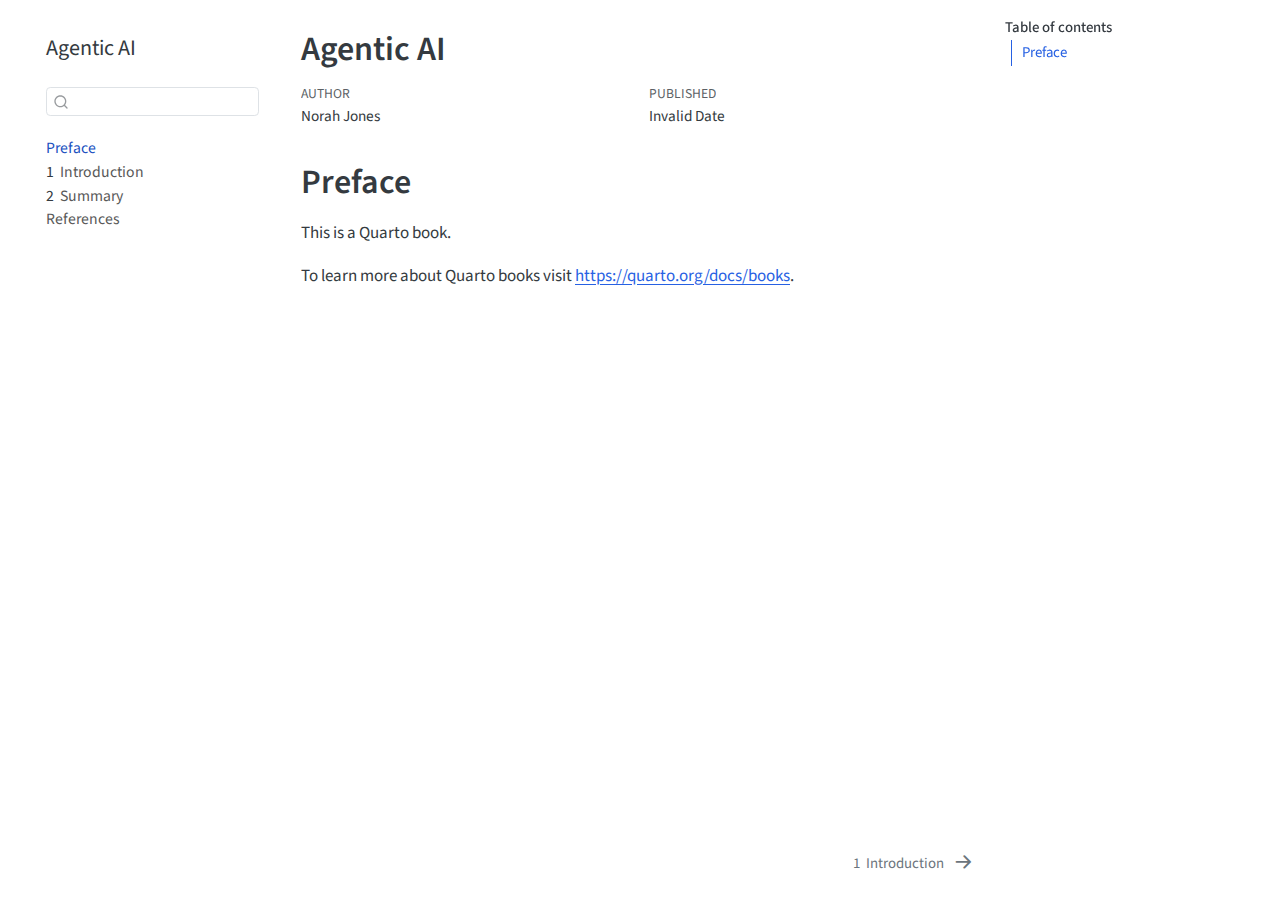
<file: _book/index.html>
<!DOCTYPE html>
<html xmlns="http://www.w3.org/1999/xhtml" lang="en" xml:lang="en"><head>

<meta charset="utf-8">
<meta name="generator" content="quarto-1.7.32">

<meta name="viewport" content="width=device-width, initial-scale=1.0, user-scalable=yes">

<meta name="author" content="Norah Jones">

<title>Agentic AI</title>
<style>
code{white-space: pre-wrap;}
span.smallcaps{font-variant: small-caps;}
div.columns{display: flex; gap: min(4vw, 1.5em);}
div.column{flex: auto; overflow-x: auto;}
div.hanging-indent{margin-left: 1.5em; text-indent: -1.5em;}
ul.task-list{list-style: none;}
ul.task-list li input[type="checkbox"] {
  width: 0.8em;
  margin: 0 0.8em 0.2em -1em; /* quarto-specific, see https://github.com/quarto-dev/quarto-cli/issues/4556 */ 
  vertical-align: middle;
}
</style>


<script src="site_libs/quarto-nav/quarto-nav.js"></script>
<script src="site_libs/quarto-nav/headroom.min.js"></script>
<script src="site_libs/clipboard/clipboard.min.js"></script>
<script src="site_libs/quarto-search/autocomplete.umd.js"></script>
<script src="site_libs/quarto-search/fuse.min.js"></script>
<script src="site_libs/quarto-search/quarto-search.js"></script>
<meta name="quarto:offset" content="./">
<link href="./intro.html" rel="next">
<script src="site_libs/quarto-html/quarto.js" type="module"></script>
<script src="site_libs/quarto-html/tabsets/tabsets.js" type="module"></script>
<script src="site_libs/quarto-html/popper.min.js"></script>
<script src="site_libs/quarto-html/tippy.umd.min.js"></script>
<script src="site_libs/quarto-html/anchor.min.js"></script>
<link href="site_libs/quarto-html/tippy.css" rel="stylesheet">
<link href="site_libs/quarto-html/quarto-syntax-highlighting-37eea08aefeeee20ff55810ff984fec1.css" rel="stylesheet" id="quarto-text-highlighting-styles">
<script src="site_libs/bootstrap/bootstrap.min.js"></script>
<link href="site_libs/bootstrap/bootstrap-icons.css" rel="stylesheet">
<link href="site_libs/bootstrap/bootstrap-485d01fc63b59abcd3ee1bf1e8e2748d.min.css" rel="stylesheet" append-hash="true" id="quarto-bootstrap" data-mode="light">
<script id="quarto-search-options" type="application/json">{
  "location": "sidebar",
  "copy-button": false,
  "collapse-after": 3,
  "panel-placement": "start",
  "type": "textbox",
  "limit": 50,
  "keyboard-shortcut": [
    "f",
    "/",
    "s"
  ],
  "show-item-context": false,
  "language": {
    "search-no-results-text": "No results",
    "search-matching-documents-text": "matching documents",
    "search-copy-link-title": "Copy link to search",
    "search-hide-matches-text": "Hide additional matches",
    "search-more-match-text": "more match in this document",
    "search-more-matches-text": "more matches in this document",
    "search-clear-button-title": "Clear",
    "search-text-placeholder": "",
    "search-detached-cancel-button-title": "Cancel",
    "search-submit-button-title": "Submit",
    "search-label": "Search"
  }
}</script>


</head>

<body class="nav-sidebar floating quarto-light">

<div id="quarto-search-results"></div>
  <header id="quarto-header" class="headroom fixed-top">
  <nav class="quarto-secondary-nav">
    <div class="container-fluid d-flex">
      <button type="button" class="quarto-btn-toggle btn" data-bs-toggle="collapse" role="button" data-bs-target=".quarto-sidebar-collapse-item" aria-controls="quarto-sidebar" aria-expanded="false" aria-label="Toggle sidebar navigation" onclick="if (window.quartoToggleHeadroom) { window.quartoToggleHeadroom(); }">
        <i class="bi bi-layout-text-sidebar-reverse"></i>
      </button>
        <nav class="quarto-page-breadcrumbs" aria-label="breadcrumb"><ol class="breadcrumb"><li class="breadcrumb-item"><a href="./index.html">Preface</a></li></ol></nav>
        <a class="flex-grow-1" role="navigation" data-bs-toggle="collapse" data-bs-target=".quarto-sidebar-collapse-item" aria-controls="quarto-sidebar" aria-expanded="false" aria-label="Toggle sidebar navigation" onclick="if (window.quartoToggleHeadroom) { window.quartoToggleHeadroom(); }">      
        </a>
      <button type="button" class="btn quarto-search-button" aria-label="Search" onclick="window.quartoOpenSearch();">
        <i class="bi bi-search"></i>
      </button>
    </div>
  </nav>
</header>
<!-- content -->
<div id="quarto-content" class="quarto-container page-columns page-rows-contents page-layout-article">
<!-- sidebar -->
  <nav id="quarto-sidebar" class="sidebar collapse collapse-horizontal quarto-sidebar-collapse-item sidebar-navigation floating overflow-auto">
    <div class="pt-lg-2 mt-2 text-left sidebar-header">
    <div class="sidebar-title mb-0 py-0">
      <a href="./">Agentic AI</a> 
    </div>
      </div>
        <div class="mt-2 flex-shrink-0 align-items-center">
        <div class="sidebar-search">
        <div id="quarto-search" class="" title="Search"></div>
        </div>
        </div>
    <div class="sidebar-menu-container"> 
    <ul class="list-unstyled mt-1">
        <li class="sidebar-item">
  <div class="sidebar-item-container"> 
  <a href="./index.html" class="sidebar-item-text sidebar-link active">
 <span class="menu-text">Preface</span></a>
  </div>
</li>
        <li class="sidebar-item">
  <div class="sidebar-item-container"> 
  <a href="./intro.html" class="sidebar-item-text sidebar-link">
 <span class="menu-text"><span class="chapter-number">1</span>&nbsp; <span class="chapter-title">Introduction</span></span></a>
  </div>
</li>
        <li class="sidebar-item">
  <div class="sidebar-item-container"> 
  <a href="./summary.html" class="sidebar-item-text sidebar-link">
 <span class="menu-text"><span class="chapter-number">2</span>&nbsp; <span class="chapter-title">Summary</span></span></a>
  </div>
</li>
        <li class="sidebar-item">
  <div class="sidebar-item-container"> 
  <a href="./references.html" class="sidebar-item-text sidebar-link">
 <span class="menu-text">References</span></a>
  </div>
</li>
    </ul>
    </div>
</nav>
<div id="quarto-sidebar-glass" class="quarto-sidebar-collapse-item" data-bs-toggle="collapse" data-bs-target=".quarto-sidebar-collapse-item"></div>
<!-- margin-sidebar -->
    <div id="quarto-margin-sidebar" class="sidebar margin-sidebar">
        <nav id="TOC" role="doc-toc" class="toc-active">
    <h2 id="toc-title">Table of contents</h2>
   
  <ul>
  <li><a href="#preface" id="toc-preface" class="nav-link active" data-scroll-target="#preface">Preface</a></li>
  </ul>
</nav>
    </div>
<!-- main -->
<main class="content" id="quarto-document-content">

<header id="title-block-header" class="quarto-title-block default">
<div class="quarto-title">
<h1 class="title">Agentic AI</h1>
</div>



<div class="quarto-title-meta">

    <div>
    <div class="quarto-title-meta-heading">Author</div>
    <div class="quarto-title-meta-contents">
             <p>Norah Jones </p>
          </div>
  </div>
    
    <div>
    <div class="quarto-title-meta-heading">Published</div>
    <div class="quarto-title-meta-contents">
      <p class="date">Invalid Date</p>
    </div>
  </div>
  
    
  </div>
  


</header>


<section id="preface" class="level1 unnumbered">
<h1 class="unnumbered">Preface</h1>
<p>This is a Quarto book.</p>
<p>To learn more about Quarto books visit <a href="https://quarto.org/docs/books" class="uri">https://quarto.org/docs/books</a>.</p>


</section>

</main> <!-- /main -->
<script id="quarto-html-after-body" type="application/javascript">
  window.document.addEventListener("DOMContentLoaded", function (event) {
    const icon = "";
    const anchorJS = new window.AnchorJS();
    anchorJS.options = {
      placement: 'right',
      icon: icon
    };
    anchorJS.add('.anchored');
    const isCodeAnnotation = (el) => {
      for (const clz of el.classList) {
        if (clz.startsWith('code-annotation-')) {                     
          return true;
        }
      }
      return false;
    }
    const onCopySuccess = function(e) {
      // button target
      const button = e.trigger;
      // don't keep focus
      button.blur();
      // flash "checked"
      button.classList.add('code-copy-button-checked');
      var currentTitle = button.getAttribute("title");
      button.setAttribute("title", "Copied!");
      let tooltip;
      if (window.bootstrap) {
        button.setAttribute("data-bs-toggle", "tooltip");
        button.setAttribute("data-bs-placement", "left");
        button.setAttribute("data-bs-title", "Copied!");
        tooltip = new bootstrap.Tooltip(button, 
          { trigger: "manual", 
            customClass: "code-copy-button-tooltip",
            offset: [0, -8]});
        tooltip.show();    
      }
      setTimeout(function() {
        if (tooltip) {
          tooltip.hide();
          button.removeAttribute("data-bs-title");
          button.removeAttribute("data-bs-toggle");
          button.removeAttribute("data-bs-placement");
        }
        button.setAttribute("title", currentTitle);
        button.classList.remove('code-copy-button-checked');
      }, 1000);
      // clear code selection
      e.clearSelection();
    }
    const getTextToCopy = function(trigger) {
        const codeEl = trigger.previousElementSibling.cloneNode(true);
        for (const childEl of codeEl.children) {
          if (isCodeAnnotation(childEl)) {
            childEl.remove();
          }
        }
        return codeEl.innerText;
    }
    const clipboard = new window.ClipboardJS('.code-copy-button:not([data-in-quarto-modal])', {
      text: getTextToCopy
    });
    clipboard.on('success', onCopySuccess);
    if (window.document.getElementById('quarto-embedded-source-code-modal')) {
      const clipboardModal = new window.ClipboardJS('.code-copy-button[data-in-quarto-modal]', {
        text: getTextToCopy,
        container: window.document.getElementById('quarto-embedded-source-code-modal')
      });
      clipboardModal.on('success', onCopySuccess);
    }
      var localhostRegex = new RegExp(/^(?:http|https):\/\/localhost\:?[0-9]*\//);
      var mailtoRegex = new RegExp(/^mailto:/);
        var filterRegex = new RegExp('/' + window.location.host + '/');
      var isInternal = (href) => {
          return filterRegex.test(href) || localhostRegex.test(href) || mailtoRegex.test(href);
      }
      // Inspect non-navigation links and adorn them if external
     var links = window.document.querySelectorAll('a[href]:not(.nav-link):not(.navbar-brand):not(.toc-action):not(.sidebar-link):not(.sidebar-item-toggle):not(.pagination-link):not(.no-external):not([aria-hidden]):not(.dropdown-item):not(.quarto-navigation-tool):not(.about-link)');
      for (var i=0; i<links.length; i++) {
        const link = links[i];
        if (!isInternal(link.href)) {
          // undo the damage that might have been done by quarto-nav.js in the case of
          // links that we want to consider external
          if (link.dataset.originalHref !== undefined) {
            link.href = link.dataset.originalHref;
          }
        }
      }
    function tippyHover(el, contentFn, onTriggerFn, onUntriggerFn) {
      const config = {
        allowHTML: true,
        maxWidth: 500,
        delay: 100,
        arrow: false,
        appendTo: function(el) {
            return el.parentElement;
        },
        interactive: true,
        interactiveBorder: 10,
        theme: 'quarto',
        placement: 'bottom-start',
      };
      if (contentFn) {
        config.content = contentFn;
      }
      if (onTriggerFn) {
        config.onTrigger = onTriggerFn;
      }
      if (onUntriggerFn) {
        config.onUntrigger = onUntriggerFn;
      }
      window.tippy(el, config); 
    }
    const noterefs = window.document.querySelectorAll('a[role="doc-noteref"]');
    for (var i=0; i<noterefs.length; i++) {
      const ref = noterefs[i];
      tippyHover(ref, function() {
        // use id or data attribute instead here
        let href = ref.getAttribute('data-footnote-href') || ref.getAttribute('href');
        try { href = new URL(href).hash; } catch {}
        const id = href.replace(/^#\/?/, "");
        const note = window.document.getElementById(id);
        if (note) {
          return note.innerHTML;
        } else {
          return "";
        }
      });
    }
    const xrefs = window.document.querySelectorAll('a.quarto-xref');
    const processXRef = (id, note) => {
      // Strip column container classes
      const stripColumnClz = (el) => {
        el.classList.remove("page-full", "page-columns");
        if (el.children) {
          for (const child of el.children) {
            stripColumnClz(child);
          }
        }
      }
      stripColumnClz(note)
      if (id === null || id.startsWith('sec-')) {
        // Special case sections, only their first couple elements
        const container = document.createElement("div");
        if (note.children && note.children.length > 2) {
          container.appendChild(note.children[0].cloneNode(true));
          for (let i = 1; i < note.children.length; i++) {
            const child = note.children[i];
            if (child.tagName === "P" && child.innerText === "") {
              continue;
            } else {
              container.appendChild(child.cloneNode(true));
              break;
            }
          }
          if (window.Quarto?.typesetMath) {
            window.Quarto.typesetMath(container);
          }
          return container.innerHTML
        } else {
          if (window.Quarto?.typesetMath) {
            window.Quarto.typesetMath(note);
          }
          return note.innerHTML;
        }
      } else {
        // Remove any anchor links if they are present
        const anchorLink = note.querySelector('a.anchorjs-link');
        if (anchorLink) {
          anchorLink.remove();
        }
        if (window.Quarto?.typesetMath) {
          window.Quarto.typesetMath(note);
        }
        if (note.classList.contains("callout")) {
          return note.outerHTML;
        } else {
          return note.innerHTML;
        }
      }
    }
    for (var i=0; i<xrefs.length; i++) {
      const xref = xrefs[i];
      tippyHover(xref, undefined, function(instance) {
        instance.disable();
        let url = xref.getAttribute('href');
        let hash = undefined; 
        if (url.startsWith('#')) {
          hash = url;
        } else {
          try { hash = new URL(url).hash; } catch {}
        }
        if (hash) {
          const id = hash.replace(/^#\/?/, "");
          const note = window.document.getElementById(id);
          if (note !== null) {
            try {
              const html = processXRef(id, note.cloneNode(true));
              instance.setContent(html);
            } finally {
              instance.enable();
              instance.show();
            }
          } else {
            // See if we can fetch this
            fetch(url.split('#')[0])
            .then(res => res.text())
            .then(html => {
              const parser = new DOMParser();
              const htmlDoc = parser.parseFromString(html, "text/html");
              const note = htmlDoc.getElementById(id);
              if (note !== null) {
                const html = processXRef(id, note);
                instance.setContent(html);
              } 
            }).finally(() => {
              instance.enable();
              instance.show();
            });
          }
        } else {
          // See if we can fetch a full url (with no hash to target)
          // This is a special case and we should probably do some content thinning / targeting
          fetch(url)
          .then(res => res.text())
          .then(html => {
            const parser = new DOMParser();
            const htmlDoc = parser.parseFromString(html, "text/html");
            const note = htmlDoc.querySelector('main.content');
            if (note !== null) {
              // This should only happen for chapter cross references
              // (since there is no id in the URL)
              // remove the first header
              if (note.children.length > 0 && note.children[0].tagName === "HEADER") {
                note.children[0].remove();
              }
              const html = processXRef(null, note);
              instance.setContent(html);
            } 
          }).finally(() => {
            instance.enable();
            instance.show();
          });
        }
      }, function(instance) {
      });
    }
        let selectedAnnoteEl;
        const selectorForAnnotation = ( cell, annotation) => {
          let cellAttr = 'data-code-cell="' + cell + '"';
          let lineAttr = 'data-code-annotation="' +  annotation + '"';
          const selector = 'span[' + cellAttr + '][' + lineAttr + ']';
          return selector;
        }
        const selectCodeLines = (annoteEl) => {
          const doc = window.document;
          const targetCell = annoteEl.getAttribute("data-target-cell");
          const targetAnnotation = annoteEl.getAttribute("data-target-annotation");
          const annoteSpan = window.document.querySelector(selectorForAnnotation(targetCell, targetAnnotation));
          const lines = annoteSpan.getAttribute("data-code-lines").split(",");
          const lineIds = lines.map((line) => {
            return targetCell + "-" + line;
          })
          let top = null;
          let height = null;
          let parent = null;
          if (lineIds.length > 0) {
              //compute the position of the single el (top and bottom and make a div)
              const el = window.document.getElementById(lineIds[0]);
              top = el.offsetTop;
              height = el.offsetHeight;
              parent = el.parentElement.parentElement;
            if (lineIds.length > 1) {
              const lastEl = window.document.getElementById(lineIds[lineIds.length - 1]);
              const bottom = lastEl.offsetTop + lastEl.offsetHeight;
              height = bottom - top;
            }
            if (top !== null && height !== null && parent !== null) {
              // cook up a div (if necessary) and position it 
              let div = window.document.getElementById("code-annotation-line-highlight");
              if (div === null) {
                div = window.document.createElement("div");
                div.setAttribute("id", "code-annotation-line-highlight");
                div.style.position = 'absolute';
                parent.appendChild(div);
              }
              div.style.top = top - 2 + "px";
              div.style.height = height + 4 + "px";
              div.style.left = 0;
              let gutterDiv = window.document.getElementById("code-annotation-line-highlight-gutter");
              if (gutterDiv === null) {
                gutterDiv = window.document.createElement("div");
                gutterDiv.setAttribute("id", "code-annotation-line-highlight-gutter");
                gutterDiv.style.position = 'absolute';
                const codeCell = window.document.getElementById(targetCell);
                const gutter = codeCell.querySelector('.code-annotation-gutter');
                gutter.appendChild(gutterDiv);
              }
              gutterDiv.style.top = top - 2 + "px";
              gutterDiv.style.height = height + 4 + "px";
            }
            selectedAnnoteEl = annoteEl;
          }
        };
        const unselectCodeLines = () => {
          const elementsIds = ["code-annotation-line-highlight", "code-annotation-line-highlight-gutter"];
          elementsIds.forEach((elId) => {
            const div = window.document.getElementById(elId);
            if (div) {
              div.remove();
            }
          });
          selectedAnnoteEl = undefined;
        };
          // Handle positioning of the toggle
      window.addEventListener(
        "resize",
        throttle(() => {
          elRect = undefined;
          if (selectedAnnoteEl) {
            selectCodeLines(selectedAnnoteEl);
          }
        }, 10)
      );
      function throttle(fn, ms) {
      let throttle = false;
      let timer;
        return (...args) => {
          if(!throttle) { // first call gets through
              fn.apply(this, args);
              throttle = true;
          } else { // all the others get throttled
              if(timer) clearTimeout(timer); // cancel #2
              timer = setTimeout(() => {
                fn.apply(this, args);
                timer = throttle = false;
              }, ms);
          }
        };
      }
        // Attach click handler to the DT
        const annoteDls = window.document.querySelectorAll('dt[data-target-cell]');
        for (const annoteDlNode of annoteDls) {
          annoteDlNode.addEventListener('click', (event) => {
            const clickedEl = event.target;
            if (clickedEl !== selectedAnnoteEl) {
              unselectCodeLines();
              const activeEl = window.document.querySelector('dt[data-target-cell].code-annotation-active');
              if (activeEl) {
                activeEl.classList.remove('code-annotation-active');
              }
              selectCodeLines(clickedEl);
              clickedEl.classList.add('code-annotation-active');
            } else {
              // Unselect the line
              unselectCodeLines();
              clickedEl.classList.remove('code-annotation-active');
            }
          });
        }
    const findCites = (el) => {
      const parentEl = el.parentElement;
      if (parentEl) {
        const cites = parentEl.dataset.cites;
        if (cites) {
          return {
            el,
            cites: cites.split(' ')
          };
        } else {
          return findCites(el.parentElement)
        }
      } else {
        return undefined;
      }
    };
    var bibliorefs = window.document.querySelectorAll('a[role="doc-biblioref"]');
    for (var i=0; i<bibliorefs.length; i++) {
      const ref = bibliorefs[i];
      const citeInfo = findCites(ref);
      if (citeInfo) {
        tippyHover(citeInfo.el, function() {
          var popup = window.document.createElement('div');
          citeInfo.cites.forEach(function(cite) {
            var citeDiv = window.document.createElement('div');
            citeDiv.classList.add('hanging-indent');
            citeDiv.classList.add('csl-entry');
            var biblioDiv = window.document.getElementById('ref-' + cite);
            if (biblioDiv) {
              citeDiv.innerHTML = biblioDiv.innerHTML;
            }
            popup.appendChild(citeDiv);
          });
          return popup.innerHTML;
        });
      }
    }
  });
  </script>
<nav class="page-navigation">
  <div class="nav-page nav-page-previous">
  </div>
  <div class="nav-page nav-page-next">
      <a href="./intro.html" class="pagination-link" aria-label="Introduction">
        <span class="nav-page-text"><span class="chapter-number">1</span>&nbsp; <span class="chapter-title">Introduction</span></span> <i class="bi bi-arrow-right-short"></i>
      </a>
  </div>
</nav>
</div> <!-- /content -->




</body></html>
</file>
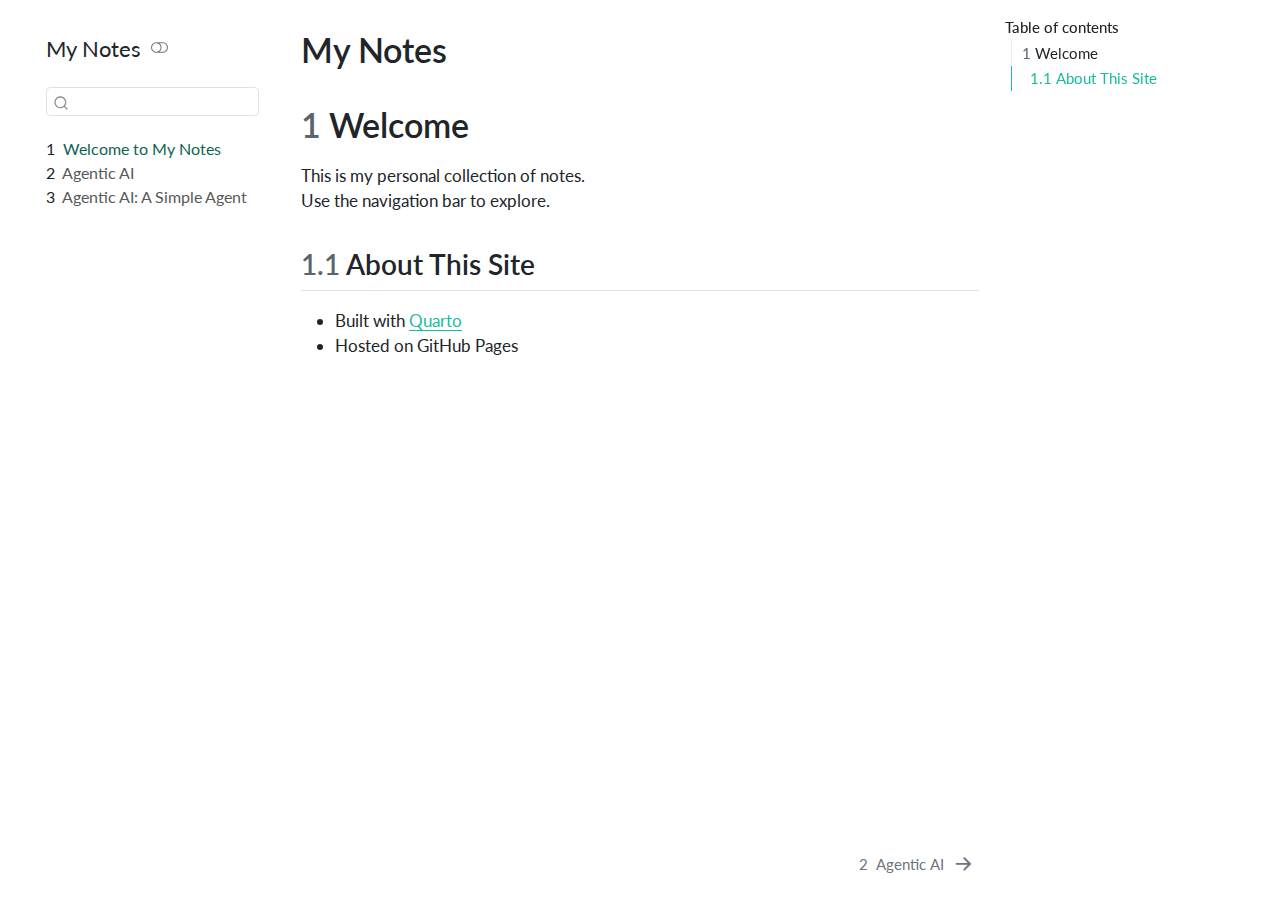
<file: docs/index.html>
<!DOCTYPE html>
<html xmlns="http://www.w3.org/1999/xhtml" lang="en" xml:lang="en"><head>

<meta charset="utf-8">
<meta name="generator" content="quarto-1.7.32">

<meta name="viewport" content="width=device-width, initial-scale=1.0, user-scalable=yes">


<title>My Notes</title>
<style>
code{white-space: pre-wrap;}
span.smallcaps{font-variant: small-caps;}
div.columns{display: flex; gap: min(4vw, 1.5em);}
div.column{flex: auto; overflow-x: auto;}
div.hanging-indent{margin-left: 1.5em; text-indent: -1.5em;}
ul.task-list{list-style: none;}
ul.task-list li input[type="checkbox"] {
  width: 0.8em;
  margin: 0 0.8em 0.2em -1em; /* quarto-specific, see https://github.com/quarto-dev/quarto-cli/issues/4556 */ 
  vertical-align: middle;
}
</style>


<script src="site_libs/quarto-nav/quarto-nav.js"></script>
<script src="site_libs/quarto-nav/headroom.min.js"></script>
<script src="site_libs/clipboard/clipboard.min.js"></script>
<script src="site_libs/quarto-search/autocomplete.umd.js"></script>
<script src="site_libs/quarto-search/fuse.min.js"></script>
<script src="site_libs/quarto-search/quarto-search.js"></script>
<meta name="quarto:offset" content="./">
<link href="./notes/2025-08-15-Agentic-AI/agentic-ai.html" rel="next">
<script src="site_libs/quarto-html/quarto.js" type="module"></script>
<script src="site_libs/quarto-html/tabsets/tabsets.js" type="module"></script>
<script src="site_libs/quarto-html/popper.min.js"></script>
<script src="site_libs/quarto-html/tippy.umd.min.js"></script>
<script src="site_libs/quarto-html/anchor.min.js"></script>
<link href="site_libs/quarto-html/tippy.css" rel="stylesheet">
<link href="site_libs/quarto-html/quarto-syntax-highlighting-c1f63da3e08f13bc72dc17e92cfd001d.css" rel="stylesheet" class="quarto-color-scheme" id="quarto-text-highlighting-styles">
<link href="site_libs/quarto-html/quarto-syntax-highlighting-dark-e25bb2ec88b96ab004d13ad1d1924df4.css" rel="stylesheet" class="quarto-color-scheme quarto-color-alternate" id="quarto-text-highlighting-styles">
<link href="site_libs/quarto-html/quarto-syntax-highlighting-c1f63da3e08f13bc72dc17e92cfd001d.css" rel="stylesheet" class="quarto-color-scheme-extra" id="quarto-text-highlighting-styles">
<script src="site_libs/bootstrap/bootstrap.min.js"></script>
<link href="site_libs/bootstrap/bootstrap-icons.css" rel="stylesheet">
<link href="site_libs/bootstrap/bootstrap-266bce20d9345a7e6554193717078ca6.min.css" rel="stylesheet" append-hash="true" class="quarto-color-scheme" id="quarto-bootstrap" data-mode="light">
<link href="site_libs/bootstrap/bootstrap-dark-eaf4edbd6795aced6f3cd27a8868e8d8.min.css" rel="stylesheet" append-hash="true" class="quarto-color-scheme quarto-color-alternate" id="quarto-bootstrap" data-mode="dark">
<link href="site_libs/bootstrap/bootstrap-266bce20d9345a7e6554193717078ca6.min.css" rel="stylesheet" append-hash="true" class="quarto-color-scheme-extra" id="quarto-bootstrap" data-mode="light">
<script id="quarto-search-options" type="application/json">{
  "location": "sidebar",
  "copy-button": false,
  "collapse-after": 3,
  "panel-placement": "start",
  "type": "textbox",
  "limit": 50,
  "keyboard-shortcut": [
    "f",
    "/",
    "s"
  ],
  "show-item-context": false,
  "language": {
    "search-no-results-text": "No results",
    "search-matching-documents-text": "matching documents",
    "search-copy-link-title": "Copy link to search",
    "search-hide-matches-text": "Hide additional matches",
    "search-more-match-text": "more match in this document",
    "search-more-matches-text": "more matches in this document",
    "search-clear-button-title": "Clear",
    "search-text-placeholder": "",
    "search-detached-cancel-button-title": "Cancel",
    "search-submit-button-title": "Submit",
    "search-label": "Search"
  }
}</script>


</head>

<body class="nav-sidebar floating quarto-light"><script id="quarto-html-before-body" type="application/javascript">
    const toggleBodyColorMode = (bsSheetEl) => {
      const mode = bsSheetEl.getAttribute("data-mode");
      const bodyEl = window.document.querySelector("body");
      if (mode === "dark") {
        bodyEl.classList.add("quarto-dark");
        bodyEl.classList.remove("quarto-light");
      } else {
        bodyEl.classList.add("quarto-light");
        bodyEl.classList.remove("quarto-dark");
      }
    }
    const toggleBodyColorPrimary = () => {
      const bsSheetEl = window.document.querySelector("link#quarto-bootstrap:not([rel=disabled-stylesheet])");
      if (bsSheetEl) {
        toggleBodyColorMode(bsSheetEl);
      }
    }
    const setColorSchemeToggle = (alternate) => {
      const toggles = window.document.querySelectorAll('.quarto-color-scheme-toggle');
      for (let i=0; i < toggles.length; i++) {
        const toggle = toggles[i];
        if (toggle) {
          if (alternate) {
            toggle.classList.add("alternate");
          } else {
            toggle.classList.remove("alternate");
          }
        }
      }
    };
    const toggleColorMode = (alternate) => {
      // Switch the stylesheets
      const primaryStylesheets = window.document.querySelectorAll('link.quarto-color-scheme:not(.quarto-color-alternate)');
      const alternateStylesheets = window.document.querySelectorAll('link.quarto-color-scheme.quarto-color-alternate');
      manageTransitions('#quarto-margin-sidebar .nav-link', false);
      if (alternate) {
        // note: dark is layered on light, we don't disable primary!
        enableStylesheet(alternateStylesheets);
        for (const sheetNode of alternateStylesheets) {
          if (sheetNode.id === "quarto-bootstrap") {
            toggleBodyColorMode(sheetNode);
          }
        }
      } else {
        disableStylesheet(alternateStylesheets);
        enableStylesheet(primaryStylesheets)
        toggleBodyColorPrimary();
      }
      manageTransitions('#quarto-margin-sidebar .nav-link', true);
      // Switch the toggles
      setColorSchemeToggle(alternate)
      // Hack to workaround the fact that safari doesn't
      // properly recolor the scrollbar when toggling (#1455)
      if (navigator.userAgent.indexOf('Safari') > 0 && navigator.userAgent.indexOf('Chrome') == -1) {
        manageTransitions("body", false);
        window.scrollTo(0, 1);
        setTimeout(() => {
          window.scrollTo(0, 0);
          manageTransitions("body", true);
        }, 40);
      }
    }
    const disableStylesheet = (stylesheets) => {
      for (let i=0; i < stylesheets.length; i++) {
        const stylesheet = stylesheets[i];
        stylesheet.rel = 'disabled-stylesheet';
      }
    }
    const enableStylesheet = (stylesheets) => {
      for (let i=0; i < stylesheets.length; i++) {
        const stylesheet = stylesheets[i];
        if(stylesheet.rel !== 'stylesheet') { // for Chrome, which will still FOUC without this check
          stylesheet.rel = 'stylesheet';
        }
      }
    }
    const manageTransitions = (selector, allowTransitions) => {
      const els = window.document.querySelectorAll(selector);
      for (let i=0; i < els.length; i++) {
        const el = els[i];
        if (allowTransitions) {
          el.classList.remove('notransition');
        } else {
          el.classList.add('notransition');
        }
      }
    }
    const isFileUrl = () => {
      return window.location.protocol === 'file:';
    }
    const hasAlternateSentinel = () => {
      let styleSentinel = getColorSchemeSentinel();
      if (styleSentinel !== null) {
        return styleSentinel === "alternate";
      } else {
        return false;
      }
    }
    const setStyleSentinel = (alternate) => {
      const value = alternate ? "alternate" : "default";
      if (!isFileUrl()) {
        window.localStorage.setItem("quarto-color-scheme", value);
      } else {
        localAlternateSentinel = value;
      }
    }
    const getColorSchemeSentinel = () => {
      if (!isFileUrl()) {
        const storageValue = window.localStorage.getItem("quarto-color-scheme");
        return storageValue != null ? storageValue : localAlternateSentinel;
      } else {
        return localAlternateSentinel;
      }
    }
    const toggleGiscusIfUsed = (isAlternate, darkModeDefault) => {
      const baseTheme = document.querySelector('#giscus-base-theme')?.value ?? 'light';
      const alternateTheme = document.querySelector('#giscus-alt-theme')?.value ?? 'dark';
      let newTheme = '';
      if(authorPrefersDark) {
        newTheme = isAlternate ? baseTheme : alternateTheme;
      } else {
        newTheme = isAlternate ? alternateTheme : baseTheme;
      }
      const changeGiscusTheme = () => {
        // From: https://github.com/giscus/giscus/issues/336
        const sendMessage = (message) => {
          const iframe = document.querySelector('iframe.giscus-frame');
          if (!iframe) return;
          iframe.contentWindow.postMessage({ giscus: message }, 'https://giscus.app');
        }
        sendMessage({
          setConfig: {
            theme: newTheme
          }
        });
      }
      const isGiscussLoaded = window.document.querySelector('iframe.giscus-frame') !== null;
      if (isGiscussLoaded) {
        changeGiscusTheme();
      }
    };
    const authorPrefersDark = false;
    const darkModeDefault = authorPrefersDark;
      document.querySelector('link#quarto-text-highlighting-styles.quarto-color-scheme-extra').rel = 'disabled-stylesheet';
      document.querySelector('link#quarto-bootstrap.quarto-color-scheme-extra').rel = 'disabled-stylesheet';
    let localAlternateSentinel = darkModeDefault ? 'alternate' : 'default';
    // Dark / light mode switch
    window.quartoToggleColorScheme = () => {
      // Read the current dark / light value
      let toAlternate = !hasAlternateSentinel();
      toggleColorMode(toAlternate);
      setStyleSentinel(toAlternate);
      toggleGiscusIfUsed(toAlternate, darkModeDefault);
      window.dispatchEvent(new Event('resize'));
    };
    // Switch to dark mode if need be
    if (hasAlternateSentinel()) {
      toggleColorMode(true);
    } else {
      toggleColorMode(false);
    }
  </script>

<div id="quarto-search-results"></div>
  <header id="quarto-header" class="headroom fixed-top">
  <nav class="quarto-secondary-nav">
    <div class="container-fluid d-flex">
      <button type="button" class="quarto-btn-toggle btn" data-bs-toggle="collapse" role="button" data-bs-target=".quarto-sidebar-collapse-item" aria-controls="quarto-sidebar" aria-expanded="false" aria-label="Toggle sidebar navigation" onclick="if (window.quartoToggleHeadroom) { window.quartoToggleHeadroom(); }">
        <i class="bi bi-layout-text-sidebar-reverse"></i>
      </button>
        <nav class="quarto-page-breadcrumbs" aria-label="breadcrumb"><ol class="breadcrumb"><li class="breadcrumb-item"><a href="./index.html"><span class="chapter-number">1</span>&nbsp; <span class="chapter-title">Welcome to My Notes</span></a></li></ol></nav>
        <a class="flex-grow-1" role="navigation" data-bs-toggle="collapse" data-bs-target=".quarto-sidebar-collapse-item" aria-controls="quarto-sidebar" aria-expanded="false" aria-label="Toggle sidebar navigation" onclick="if (window.quartoToggleHeadroom) { window.quartoToggleHeadroom(); }">      
        </a>
      <button type="button" class="btn quarto-search-button" aria-label="Search" onclick="window.quartoOpenSearch();">
        <i class="bi bi-search"></i>
      </button>
    </div>
  </nav>
</header>
<!-- content -->
<div id="quarto-content" class="quarto-container page-columns page-rows-contents page-layout-article">
<!-- sidebar -->
  <nav id="quarto-sidebar" class="sidebar collapse collapse-horizontal quarto-sidebar-collapse-item sidebar-navigation floating overflow-auto">
    <div class="pt-lg-2 mt-2 text-left sidebar-header">
    <div class="sidebar-title mb-0 py-0">
      <a href="./">My Notes</a> 
        <div class="sidebar-tools-main">
  <a href="" class="quarto-color-scheme-toggle quarto-navigation-tool  px-1" onclick="window.quartoToggleColorScheme(); return false;" title="Toggle dark mode"><i class="bi"></i></a>
</div>
    </div>
      </div>
        <div class="mt-2 flex-shrink-0 align-items-center">
        <div class="sidebar-search">
        <div id="quarto-search" class="" title="Search"></div>
        </div>
        </div>
    <div class="sidebar-menu-container"> 
    <ul class="list-unstyled mt-1">
        <li class="sidebar-item">
  <div class="sidebar-item-container"> 
  <a href="./index.html" class="sidebar-item-text sidebar-link active">
 <span class="menu-text"><span class="chapter-number">1</span>&nbsp; <span class="chapter-title">Welcome to My Notes</span></span></a>
  </div>
</li>
        <li class="sidebar-item">
  <div class="sidebar-item-container"> 
  <a href="./notes/2025-08-15-Agentic-AI/agentic-ai.html" class="sidebar-item-text sidebar-link">
 <span class="menu-text"><span class="chapter-number">2</span>&nbsp; <span class="chapter-title">Agentic AI</span></span></a>
  </div>
</li>
        <li class="sidebar-item">
  <div class="sidebar-item-container"> 
  <a href="./notes/2025-08-15-Agentic-AI/1_one_simple_agent.html" class="sidebar-item-text sidebar-link">
 <span class="menu-text"><span class="chapter-number">3</span>&nbsp; <span class="chapter-title">Agentic AI: A Simple Agent</span></span></a>
  </div>
</li>
    </ul>
    </div>
</nav>
<div id="quarto-sidebar-glass" class="quarto-sidebar-collapse-item" data-bs-toggle="collapse" data-bs-target=".quarto-sidebar-collapse-item"></div>
<!-- margin-sidebar -->
    <div id="quarto-margin-sidebar" class="sidebar margin-sidebar">
        <nav id="TOC" role="doc-toc" class="toc-active">
    <h2 id="toc-title">Table of contents</h2>
   
  <ul>
  <li><a href="#welcome" id="toc-welcome" class="nav-link active" data-scroll-target="#welcome"><span class="header-section-number">1</span> Welcome</a>
  <ul class="collapse">
  <li><a href="#about-this-site" id="toc-about-this-site" class="nav-link" data-scroll-target="#about-this-site"><span class="header-section-number">1.1</span> About This Site</a></li>
  </ul></li>
  </ul>
</nav>
    </div>
<!-- main -->
<main class="content" id="quarto-document-content">


<header id="title-block-header" class="quarto-title-block default">
<div class="quarto-title">
<h1 class="title">My Notes</h1>
</div>



<div class="quarto-title-meta">

    
  
    
  </div>
  


</header>


<section id="welcome" class="level1" data-number="1">
<h1 data-number="1"><span class="header-section-number">1</span> Welcome</h1>
<p>This is my personal collection of notes.<br>
Use the navigation bar to explore.</p>
<section id="about-this-site" class="level2" data-number="1.1">
<h2 data-number="1.1" class="anchored" data-anchor-id="about-this-site"><span class="header-section-number">1.1</span> About This Site</h2>
<ul>
<li>Built with <a href="https://quarto.org/">Quarto</a></li>
<li>Hosted on GitHub Pages</li>
</ul>


</section>
</section>

</main> <!-- /main -->
<script id="quarto-html-after-body" type="application/javascript">
  window.document.addEventListener("DOMContentLoaded", function (event) {
    // Ensure there is a toggle, if there isn't float one in the top right
    if (window.document.querySelector('.quarto-color-scheme-toggle') === null) {
      const a = window.document.createElement('a');
      a.classList.add('top-right');
      a.classList.add('quarto-color-scheme-toggle');
      a.href = "";
      a.onclick = function() { try { window.quartoToggleColorScheme(); } catch {} return false; };
      const i = window.document.createElement("i");
      i.classList.add('bi');
      a.appendChild(i);
      window.document.body.appendChild(a);
    }
    setColorSchemeToggle(hasAlternateSentinel())
    const icon = "";
    const anchorJS = new window.AnchorJS();
    anchorJS.options = {
      placement: 'right',
      icon: icon
    };
    anchorJS.add('.anchored');
    const isCodeAnnotation = (el) => {
      for (const clz of el.classList) {
        if (clz.startsWith('code-annotation-')) {                     
          return true;
        }
      }
      return false;
    }
    const onCopySuccess = function(e) {
      // button target
      const button = e.trigger;
      // don't keep focus
      button.blur();
      // flash "checked"
      button.classList.add('code-copy-button-checked');
      var currentTitle = button.getAttribute("title");
      button.setAttribute("title", "Copied!");
      let tooltip;
      if (window.bootstrap) {
        button.setAttribute("data-bs-toggle", "tooltip");
        button.setAttribute("data-bs-placement", "left");
        button.setAttribute("data-bs-title", "Copied!");
        tooltip = new bootstrap.Tooltip(button, 
          { trigger: "manual", 
            customClass: "code-copy-button-tooltip",
            offset: [0, -8]});
        tooltip.show();    
      }
      setTimeout(function() {
        if (tooltip) {
          tooltip.hide();
          button.removeAttribute("data-bs-title");
          button.removeAttribute("data-bs-toggle");
          button.removeAttribute("data-bs-placement");
        }
        button.setAttribute("title", currentTitle);
        button.classList.remove('code-copy-button-checked');
      }, 1000);
      // clear code selection
      e.clearSelection();
    }
    const getTextToCopy = function(trigger) {
        const codeEl = trigger.previousElementSibling.cloneNode(true);
        for (const childEl of codeEl.children) {
          if (isCodeAnnotation(childEl)) {
            childEl.remove();
          }
        }
        return codeEl.innerText;
    }
    const clipboard = new window.ClipboardJS('.code-copy-button:not([data-in-quarto-modal])', {
      text: getTextToCopy
    });
    clipboard.on('success', onCopySuccess);
    if (window.document.getElementById('quarto-embedded-source-code-modal')) {
      const clipboardModal = new window.ClipboardJS('.code-copy-button[data-in-quarto-modal]', {
        text: getTextToCopy,
        container: window.document.getElementById('quarto-embedded-source-code-modal')
      });
      clipboardModal.on('success', onCopySuccess);
    }
      var localhostRegex = new RegExp(/^(?:http|https):\/\/localhost\:?[0-9]*\//);
      var mailtoRegex = new RegExp(/^mailto:/);
        var filterRegex = new RegExp('/' + window.location.host + '/');
      var isInternal = (href) => {
          return filterRegex.test(href) || localhostRegex.test(href) || mailtoRegex.test(href);
      }
      // Inspect non-navigation links and adorn them if external
     var links = window.document.querySelectorAll('a[href]:not(.nav-link):not(.navbar-brand):not(.toc-action):not(.sidebar-link):not(.sidebar-item-toggle):not(.pagination-link):not(.no-external):not([aria-hidden]):not(.dropdown-item):not(.quarto-navigation-tool):not(.about-link)');
      for (var i=0; i<links.length; i++) {
        const link = links[i];
        if (!isInternal(link.href)) {
          // undo the damage that might have been done by quarto-nav.js in the case of
          // links that we want to consider external
          if (link.dataset.originalHref !== undefined) {
            link.href = link.dataset.originalHref;
          }
        }
      }
    function tippyHover(el, contentFn, onTriggerFn, onUntriggerFn) {
      const config = {
        allowHTML: true,
        maxWidth: 500,
        delay: 100,
        arrow: false,
        appendTo: function(el) {
            return el.parentElement;
        },
        interactive: true,
        interactiveBorder: 10,
        theme: 'quarto',
        placement: 'bottom-start',
      };
      if (contentFn) {
        config.content = contentFn;
      }
      if (onTriggerFn) {
        config.onTrigger = onTriggerFn;
      }
      if (onUntriggerFn) {
        config.onUntrigger = onUntriggerFn;
      }
      window.tippy(el, config); 
    }
    const noterefs = window.document.querySelectorAll('a[role="doc-noteref"]');
    for (var i=0; i<noterefs.length; i++) {
      const ref = noterefs[i];
      tippyHover(ref, function() {
        // use id or data attribute instead here
        let href = ref.getAttribute('data-footnote-href') || ref.getAttribute('href');
        try { href = new URL(href).hash; } catch {}
        const id = href.replace(/^#\/?/, "");
        const note = window.document.getElementById(id);
        if (note) {
          return note.innerHTML;
        } else {
          return "";
        }
      });
    }
    const xrefs = window.document.querySelectorAll('a.quarto-xref');
    const processXRef = (id, note) => {
      // Strip column container classes
      const stripColumnClz = (el) => {
        el.classList.remove("page-full", "page-columns");
        if (el.children) {
          for (const child of el.children) {
            stripColumnClz(child);
          }
        }
      }
      stripColumnClz(note)
      if (id === null || id.startsWith('sec-')) {
        // Special case sections, only their first couple elements
        const container = document.createElement("div");
        if (note.children && note.children.length > 2) {
          container.appendChild(note.children[0].cloneNode(true));
          for (let i = 1; i < note.children.length; i++) {
            const child = note.children[i];
            if (child.tagName === "P" && child.innerText === "") {
              continue;
            } else {
              container.appendChild(child.cloneNode(true));
              break;
            }
          }
          if (window.Quarto?.typesetMath) {
            window.Quarto.typesetMath(container);
          }
          return container.innerHTML
        } else {
          if (window.Quarto?.typesetMath) {
            window.Quarto.typesetMath(note);
          }
          return note.innerHTML;
        }
      } else {
        // Remove any anchor links if they are present
        const anchorLink = note.querySelector('a.anchorjs-link');
        if (anchorLink) {
          anchorLink.remove();
        }
        if (window.Quarto?.typesetMath) {
          window.Quarto.typesetMath(note);
        }
        if (note.classList.contains("callout")) {
          return note.outerHTML;
        } else {
          return note.innerHTML;
        }
      }
    }
    for (var i=0; i<xrefs.length; i++) {
      const xref = xrefs[i];
      tippyHover(xref, undefined, function(instance) {
        instance.disable();
        let url = xref.getAttribute('href');
        let hash = undefined; 
        if (url.startsWith('#')) {
          hash = url;
        } else {
          try { hash = new URL(url).hash; } catch {}
        }
        if (hash) {
          const id = hash.replace(/^#\/?/, "");
          const note = window.document.getElementById(id);
          if (note !== null) {
            try {
              const html = processXRef(id, note.cloneNode(true));
              instance.setContent(html);
            } finally {
              instance.enable();
              instance.show();
            }
          } else {
            // See if we can fetch this
            fetch(url.split('#')[0])
            .then(res => res.text())
            .then(html => {
              const parser = new DOMParser();
              const htmlDoc = parser.parseFromString(html, "text/html");
              const note = htmlDoc.getElementById(id);
              if (note !== null) {
                const html = processXRef(id, note);
                instance.setContent(html);
              } 
            }).finally(() => {
              instance.enable();
              instance.show();
            });
          }
        } else {
          // See if we can fetch a full url (with no hash to target)
          // This is a special case and we should probably do some content thinning / targeting
          fetch(url)
          .then(res => res.text())
          .then(html => {
            const parser = new DOMParser();
            const htmlDoc = parser.parseFromString(html, "text/html");
            const note = htmlDoc.querySelector('main.content');
            if (note !== null) {
              // This should only happen for chapter cross references
              // (since there is no id in the URL)
              // remove the first header
              if (note.children.length > 0 && note.children[0].tagName === "HEADER") {
                note.children[0].remove();
              }
              const html = processXRef(null, note);
              instance.setContent(html);
            } 
          }).finally(() => {
            instance.enable();
            instance.show();
          });
        }
      }, function(instance) {
      });
    }
        let selectedAnnoteEl;
        const selectorForAnnotation = ( cell, annotation) => {
          let cellAttr = 'data-code-cell="' + cell + '"';
          let lineAttr = 'data-code-annotation="' +  annotation + '"';
          const selector = 'span[' + cellAttr + '][' + lineAttr + ']';
          return selector;
        }
        const selectCodeLines = (annoteEl) => {
          const doc = window.document;
          const targetCell = annoteEl.getAttribute("data-target-cell");
          const targetAnnotation = annoteEl.getAttribute("data-target-annotation");
          const annoteSpan = window.document.querySelector(selectorForAnnotation(targetCell, targetAnnotation));
          const lines = annoteSpan.getAttribute("data-code-lines").split(",");
          const lineIds = lines.map((line) => {
            return targetCell + "-" + line;
          })
          let top = null;
          let height = null;
          let parent = null;
          if (lineIds.length > 0) {
              //compute the position of the single el (top and bottom and make a div)
              const el = window.document.getElementById(lineIds[0]);
              top = el.offsetTop;
              height = el.offsetHeight;
              parent = el.parentElement.parentElement;
            if (lineIds.length > 1) {
              const lastEl = window.document.getElementById(lineIds[lineIds.length - 1]);
              const bottom = lastEl.offsetTop + lastEl.offsetHeight;
              height = bottom - top;
            }
            if (top !== null && height !== null && parent !== null) {
              // cook up a div (if necessary) and position it 
              let div = window.document.getElementById("code-annotation-line-highlight");
              if (div === null) {
                div = window.document.createElement("div");
                div.setAttribute("id", "code-annotation-line-highlight");
                div.style.position = 'absolute';
                parent.appendChild(div);
              }
              div.style.top = top - 2 + "px";
              div.style.height = height + 4 + "px";
              div.style.left = 0;
              let gutterDiv = window.document.getElementById("code-annotation-line-highlight-gutter");
              if (gutterDiv === null) {
                gutterDiv = window.document.createElement("div");
                gutterDiv.setAttribute("id", "code-annotation-line-highlight-gutter");
                gutterDiv.style.position = 'absolute';
                const codeCell = window.document.getElementById(targetCell);
                const gutter = codeCell.querySelector('.code-annotation-gutter');
                gutter.appendChild(gutterDiv);
              }
              gutterDiv.style.top = top - 2 + "px";
              gutterDiv.style.height = height + 4 + "px";
            }
            selectedAnnoteEl = annoteEl;
          }
        };
        const unselectCodeLines = () => {
          const elementsIds = ["code-annotation-line-highlight", "code-annotation-line-highlight-gutter"];
          elementsIds.forEach((elId) => {
            const div = window.document.getElementById(elId);
            if (div) {
              div.remove();
            }
          });
          selectedAnnoteEl = undefined;
        };
          // Handle positioning of the toggle
      window.addEventListener(
        "resize",
        throttle(() => {
          elRect = undefined;
          if (selectedAnnoteEl) {
            selectCodeLines(selectedAnnoteEl);
          }
        }, 10)
      );
      function throttle(fn, ms) {
      let throttle = false;
      let timer;
        return (...args) => {
          if(!throttle) { // first call gets through
              fn.apply(this, args);
              throttle = true;
          } else { // all the others get throttled
              if(timer) clearTimeout(timer); // cancel #2
              timer = setTimeout(() => {
                fn.apply(this, args);
                timer = throttle = false;
              }, ms);
          }
        };
      }
        // Attach click handler to the DT
        const annoteDls = window.document.querySelectorAll('dt[data-target-cell]');
        for (const annoteDlNode of annoteDls) {
          annoteDlNode.addEventListener('click', (event) => {
            const clickedEl = event.target;
            if (clickedEl !== selectedAnnoteEl) {
              unselectCodeLines();
              const activeEl = window.document.querySelector('dt[data-target-cell].code-annotation-active');
              if (activeEl) {
                activeEl.classList.remove('code-annotation-active');
              }
              selectCodeLines(clickedEl);
              clickedEl.classList.add('code-annotation-active');
            } else {
              // Unselect the line
              unselectCodeLines();
              clickedEl.classList.remove('code-annotation-active');
            }
          });
        }
    const findCites = (el) => {
      const parentEl = el.parentElement;
      if (parentEl) {
        const cites = parentEl.dataset.cites;
        if (cites) {
          return {
            el,
            cites: cites.split(' ')
          };
        } else {
          return findCites(el.parentElement)
        }
      } else {
        return undefined;
      }
    };
    var bibliorefs = window.document.querySelectorAll('a[role="doc-biblioref"]');
    for (var i=0; i<bibliorefs.length; i++) {
      const ref = bibliorefs[i];
      const citeInfo = findCites(ref);
      if (citeInfo) {
        tippyHover(citeInfo.el, function() {
          var popup = window.document.createElement('div');
          citeInfo.cites.forEach(function(cite) {
            var citeDiv = window.document.createElement('div');
            citeDiv.classList.add('hanging-indent');
            citeDiv.classList.add('csl-entry');
            var biblioDiv = window.document.getElementById('ref-' + cite);
            if (biblioDiv) {
              citeDiv.innerHTML = biblioDiv.innerHTML;
            }
            popup.appendChild(citeDiv);
          });
          return popup.innerHTML;
        });
      }
    }
  });
  </script>
<nav class="page-navigation">
  <div class="nav-page nav-page-previous">
  </div>
  <div class="nav-page nav-page-next">
      <a href="./notes/2025-08-15-Agentic-AI/agentic-ai.html" class="pagination-link" aria-label="Agentic AI">
        <span class="nav-page-text"><span class="chapter-number">2</span>&nbsp; <span class="chapter-title">Agentic AI</span></span> <i class="bi bi-arrow-right-short"></i>
      </a>
  </div>
</nav>
</div> <!-- /content -->




</body></html>
</file>
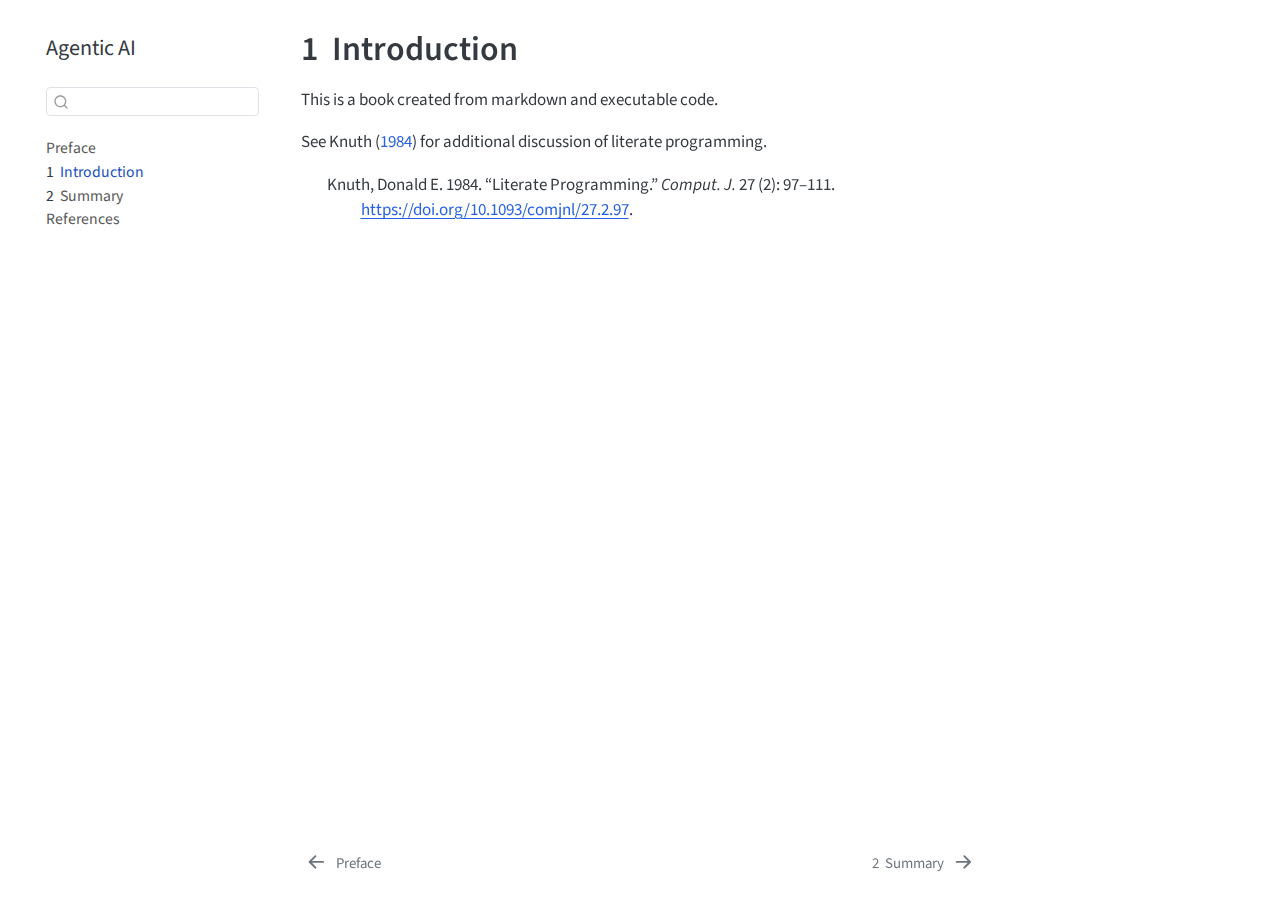
<file: _book/intro.html>
<!DOCTYPE html>
<html xmlns="http://www.w3.org/1999/xhtml" lang="en" xml:lang="en"><head>

<meta charset="utf-8">
<meta name="generator" content="quarto-1.7.32">

<meta name="viewport" content="width=device-width, initial-scale=1.0, user-scalable=yes">


<title>1&nbsp; Introduction – Agentic AI</title>
<style>
code{white-space: pre-wrap;}
span.smallcaps{font-variant: small-caps;}
div.columns{display: flex; gap: min(4vw, 1.5em);}
div.column{flex: auto; overflow-x: auto;}
div.hanging-indent{margin-left: 1.5em; text-indent: -1.5em;}
ul.task-list{list-style: none;}
ul.task-list li input[type="checkbox"] {
  width: 0.8em;
  margin: 0 0.8em 0.2em -1em; /* quarto-specific, see https://github.com/quarto-dev/quarto-cli/issues/4556 */ 
  vertical-align: middle;
}
/* CSS for citations */
div.csl-bib-body { }
div.csl-entry {
  clear: both;
  margin-bottom: 0em;
}
.hanging-indent div.csl-entry {
  margin-left:2em;
  text-indent:-2em;
}
div.csl-left-margin {
  min-width:2em;
  float:left;
}
div.csl-right-inline {
  margin-left:2em;
  padding-left:1em;
}
div.csl-indent {
  margin-left: 2em;
}</style>


<script src="site_libs/quarto-nav/quarto-nav.js"></script>
<script src="site_libs/quarto-nav/headroom.min.js"></script>
<script src="site_libs/clipboard/clipboard.min.js"></script>
<script src="site_libs/quarto-search/autocomplete.umd.js"></script>
<script src="site_libs/quarto-search/fuse.min.js"></script>
<script src="site_libs/quarto-search/quarto-search.js"></script>
<meta name="quarto:offset" content="./">
<link href="./summary.html" rel="next">
<link href="./index.html" rel="prev">
<script src="site_libs/quarto-html/quarto.js" type="module"></script>
<script src="site_libs/quarto-html/tabsets/tabsets.js" type="module"></script>
<script src="site_libs/quarto-html/popper.min.js"></script>
<script src="site_libs/quarto-html/tippy.umd.min.js"></script>
<script src="site_libs/quarto-html/anchor.min.js"></script>
<link href="site_libs/quarto-html/tippy.css" rel="stylesheet">
<link href="site_libs/quarto-html/quarto-syntax-highlighting-37eea08aefeeee20ff55810ff984fec1.css" rel="stylesheet" id="quarto-text-highlighting-styles">
<script src="site_libs/bootstrap/bootstrap.min.js"></script>
<link href="site_libs/bootstrap/bootstrap-icons.css" rel="stylesheet">
<link href="site_libs/bootstrap/bootstrap-485d01fc63b59abcd3ee1bf1e8e2748d.min.css" rel="stylesheet" append-hash="true" id="quarto-bootstrap" data-mode="light">
<script id="quarto-search-options" type="application/json">{
  "location": "sidebar",
  "copy-button": false,
  "collapse-after": 3,
  "panel-placement": "start",
  "type": "textbox",
  "limit": 50,
  "keyboard-shortcut": [
    "f",
    "/",
    "s"
  ],
  "show-item-context": false,
  "language": {
    "search-no-results-text": "No results",
    "search-matching-documents-text": "matching documents",
    "search-copy-link-title": "Copy link to search",
    "search-hide-matches-text": "Hide additional matches",
    "search-more-match-text": "more match in this document",
    "search-more-matches-text": "more matches in this document",
    "search-clear-button-title": "Clear",
    "search-text-placeholder": "",
    "search-detached-cancel-button-title": "Cancel",
    "search-submit-button-title": "Submit",
    "search-label": "Search"
  }
}</script>


</head>

<body class="nav-sidebar floating quarto-light">

<div id="quarto-search-results"></div>
  <header id="quarto-header" class="headroom fixed-top">
  <nav class="quarto-secondary-nav">
    <div class="container-fluid d-flex">
      <button type="button" class="quarto-btn-toggle btn" data-bs-toggle="collapse" role="button" data-bs-target=".quarto-sidebar-collapse-item" aria-controls="quarto-sidebar" aria-expanded="false" aria-label="Toggle sidebar navigation" onclick="if (window.quartoToggleHeadroom) { window.quartoToggleHeadroom(); }">
        <i class="bi bi-layout-text-sidebar-reverse"></i>
      </button>
        <nav class="quarto-page-breadcrumbs" aria-label="breadcrumb"><ol class="breadcrumb"><li class="breadcrumb-item"><a href="./intro.html"><span class="chapter-number">1</span>&nbsp; <span class="chapter-title">Introduction</span></a></li></ol></nav>
        <a class="flex-grow-1" role="navigation" data-bs-toggle="collapse" data-bs-target=".quarto-sidebar-collapse-item" aria-controls="quarto-sidebar" aria-expanded="false" aria-label="Toggle sidebar navigation" onclick="if (window.quartoToggleHeadroom) { window.quartoToggleHeadroom(); }">      
        </a>
      <button type="button" class="btn quarto-search-button" aria-label="Search" onclick="window.quartoOpenSearch();">
        <i class="bi bi-search"></i>
      </button>
    </div>
  </nav>
</header>
<!-- content -->
<div id="quarto-content" class="quarto-container page-columns page-rows-contents page-layout-article">
<!-- sidebar -->
  <nav id="quarto-sidebar" class="sidebar collapse collapse-horizontal quarto-sidebar-collapse-item sidebar-navigation floating overflow-auto">
    <div class="pt-lg-2 mt-2 text-left sidebar-header">
    <div class="sidebar-title mb-0 py-0">
      <a href="./">Agentic AI</a> 
    </div>
      </div>
        <div class="mt-2 flex-shrink-0 align-items-center">
        <div class="sidebar-search">
        <div id="quarto-search" class="" title="Search"></div>
        </div>
        </div>
    <div class="sidebar-menu-container"> 
    <ul class="list-unstyled mt-1">
        <li class="sidebar-item">
  <div class="sidebar-item-container"> 
  <a href="./index.html" class="sidebar-item-text sidebar-link">
 <span class="menu-text">Preface</span></a>
  </div>
</li>
        <li class="sidebar-item">
  <div class="sidebar-item-container"> 
  <a href="./intro.html" class="sidebar-item-text sidebar-link active">
 <span class="menu-text"><span class="chapter-number">1</span>&nbsp; <span class="chapter-title">Introduction</span></span></a>
  </div>
</li>
        <li class="sidebar-item">
  <div class="sidebar-item-container"> 
  <a href="./summary.html" class="sidebar-item-text sidebar-link">
 <span class="menu-text"><span class="chapter-number">2</span>&nbsp; <span class="chapter-title">Summary</span></span></a>
  </div>
</li>
        <li class="sidebar-item">
  <div class="sidebar-item-container"> 
  <a href="./references.html" class="sidebar-item-text sidebar-link">
 <span class="menu-text">References</span></a>
  </div>
</li>
    </ul>
    </div>
</nav>
<div id="quarto-sidebar-glass" class="quarto-sidebar-collapse-item" data-bs-toggle="collapse" data-bs-target=".quarto-sidebar-collapse-item"></div>
<!-- margin-sidebar -->
    <div id="quarto-margin-sidebar" class="sidebar margin-sidebar zindex-bottom">
        
    </div>
<!-- main -->
<main class="content" id="quarto-document-content">

<header id="title-block-header" class="quarto-title-block default">
<div class="quarto-title">
<h1 class="title"><span class="chapter-number">1</span>&nbsp; <span class="chapter-title">Introduction</span></h1>
</div>



<div class="quarto-title-meta">

    
  
    
  </div>
  


</header>


<p>This is a book created from markdown and executable code.</p>
<p>See <span class="citation" data-cites="knuth84">Knuth (<a href="#ref-knuth84" role="doc-biblioref">1984</a>)</span> for additional discussion of literate programming.</p>


<div id="refs" class="references csl-bib-body hanging-indent" data-entry-spacing="0" role="list">
<div id="ref-knuth84" class="csl-entry" role="listitem">
Knuth, Donald E. 1984. <span>“Literate Programming.”</span> <em>Comput. J.</em> 27 (2): 97–111. <a href="https://doi.org/10.1093/comjnl/27.2.97">https://doi.org/10.1093/comjnl/27.2.97</a>.
</div>
</div>

</main> <!-- /main -->
<script id="quarto-html-after-body" type="application/javascript">
  window.document.addEventListener("DOMContentLoaded", function (event) {
    const icon = "";
    const anchorJS = new window.AnchorJS();
    anchorJS.options = {
      placement: 'right',
      icon: icon
    };
    anchorJS.add('.anchored');
    const isCodeAnnotation = (el) => {
      for (const clz of el.classList) {
        if (clz.startsWith('code-annotation-')) {                     
          return true;
        }
      }
      return false;
    }
    const onCopySuccess = function(e) {
      // button target
      const button = e.trigger;
      // don't keep focus
      button.blur();
      // flash "checked"
      button.classList.add('code-copy-button-checked');
      var currentTitle = button.getAttribute("title");
      button.setAttribute("title", "Copied!");
      let tooltip;
      if (window.bootstrap) {
        button.setAttribute("data-bs-toggle", "tooltip");
        button.setAttribute("data-bs-placement", "left");
        button.setAttribute("data-bs-title", "Copied!");
        tooltip = new bootstrap.Tooltip(button, 
          { trigger: "manual", 
            customClass: "code-copy-button-tooltip",
            offset: [0, -8]});
        tooltip.show();    
      }
      setTimeout(function() {
        if (tooltip) {
          tooltip.hide();
          button.removeAttribute("data-bs-title");
          button.removeAttribute("data-bs-toggle");
          button.removeAttribute("data-bs-placement");
        }
        button.setAttribute("title", currentTitle);
        button.classList.remove('code-copy-button-checked');
      }, 1000);
      // clear code selection
      e.clearSelection();
    }
    const getTextToCopy = function(trigger) {
        const codeEl = trigger.previousElementSibling.cloneNode(true);
        for (const childEl of codeEl.children) {
          if (isCodeAnnotation(childEl)) {
            childEl.remove();
          }
        }
        return codeEl.innerText;
    }
    const clipboard = new window.ClipboardJS('.code-copy-button:not([data-in-quarto-modal])', {
      text: getTextToCopy
    });
    clipboard.on('success', onCopySuccess);
    if (window.document.getElementById('quarto-embedded-source-code-modal')) {
      const clipboardModal = new window.ClipboardJS('.code-copy-button[data-in-quarto-modal]', {
        text: getTextToCopy,
        container: window.document.getElementById('quarto-embedded-source-code-modal')
      });
      clipboardModal.on('success', onCopySuccess);
    }
      var localhostRegex = new RegExp(/^(?:http|https):\/\/localhost\:?[0-9]*\//);
      var mailtoRegex = new RegExp(/^mailto:/);
        var filterRegex = new RegExp('/' + window.location.host + '/');
      var isInternal = (href) => {
          return filterRegex.test(href) || localhostRegex.test(href) || mailtoRegex.test(href);
      }
      // Inspect non-navigation links and adorn them if external
     var links = window.document.querySelectorAll('a[href]:not(.nav-link):not(.navbar-brand):not(.toc-action):not(.sidebar-link):not(.sidebar-item-toggle):not(.pagination-link):not(.no-external):not([aria-hidden]):not(.dropdown-item):not(.quarto-navigation-tool):not(.about-link)');
      for (var i=0; i<links.length; i++) {
        const link = links[i];
        if (!isInternal(link.href)) {
          // undo the damage that might have been done by quarto-nav.js in the case of
          // links that we want to consider external
          if (link.dataset.originalHref !== undefined) {
            link.href = link.dataset.originalHref;
          }
        }
      }
    function tippyHover(el, contentFn, onTriggerFn, onUntriggerFn) {
      const config = {
        allowHTML: true,
        maxWidth: 500,
        delay: 100,
        arrow: false,
        appendTo: function(el) {
            return el.parentElement;
        },
        interactive: true,
        interactiveBorder: 10,
        theme: 'quarto',
        placement: 'bottom-start',
      };
      if (contentFn) {
        config.content = contentFn;
      }
      if (onTriggerFn) {
        config.onTrigger = onTriggerFn;
      }
      if (onUntriggerFn) {
        config.onUntrigger = onUntriggerFn;
      }
      window.tippy(el, config); 
    }
    const noterefs = window.document.querySelectorAll('a[role="doc-noteref"]');
    for (var i=0; i<noterefs.length; i++) {
      const ref = noterefs[i];
      tippyHover(ref, function() {
        // use id or data attribute instead here
        let href = ref.getAttribute('data-footnote-href') || ref.getAttribute('href');
        try { href = new URL(href).hash; } catch {}
        const id = href.replace(/^#\/?/, "");
        const note = window.document.getElementById(id);
        if (note) {
          return note.innerHTML;
        } else {
          return "";
        }
      });
    }
    const xrefs = window.document.querySelectorAll('a.quarto-xref');
    const processXRef = (id, note) => {
      // Strip column container classes
      const stripColumnClz = (el) => {
        el.classList.remove("page-full", "page-columns");
        if (el.children) {
          for (const child of el.children) {
            stripColumnClz(child);
          }
        }
      }
      stripColumnClz(note)
      if (id === null || id.startsWith('sec-')) {
        // Special case sections, only their first couple elements
        const container = document.createElement("div");
        if (note.children && note.children.length > 2) {
          container.appendChild(note.children[0].cloneNode(true));
          for (let i = 1; i < note.children.length; i++) {
            const child = note.children[i];
            if (child.tagName === "P" && child.innerText === "") {
              continue;
            } else {
              container.appendChild(child.cloneNode(true));
              break;
            }
          }
          if (window.Quarto?.typesetMath) {
            window.Quarto.typesetMath(container);
          }
          return container.innerHTML
        } else {
          if (window.Quarto?.typesetMath) {
            window.Quarto.typesetMath(note);
          }
          return note.innerHTML;
        }
      } else {
        // Remove any anchor links if they are present
        const anchorLink = note.querySelector('a.anchorjs-link');
        if (anchorLink) {
          anchorLink.remove();
        }
        if (window.Quarto?.typesetMath) {
          window.Quarto.typesetMath(note);
        }
        if (note.classList.contains("callout")) {
          return note.outerHTML;
        } else {
          return note.innerHTML;
        }
      }
    }
    for (var i=0; i<xrefs.length; i++) {
      const xref = xrefs[i];
      tippyHover(xref, undefined, function(instance) {
        instance.disable();
        let url = xref.getAttribute('href');
        let hash = undefined; 
        if (url.startsWith('#')) {
          hash = url;
        } else {
          try { hash = new URL(url).hash; } catch {}
        }
        if (hash) {
          const id = hash.replace(/^#\/?/, "");
          const note = window.document.getElementById(id);
          if (note !== null) {
            try {
              const html = processXRef(id, note.cloneNode(true));
              instance.setContent(html);
            } finally {
              instance.enable();
              instance.show();
            }
          } else {
            // See if we can fetch this
            fetch(url.split('#')[0])
            .then(res => res.text())
            .then(html => {
              const parser = new DOMParser();
              const htmlDoc = parser.parseFromString(html, "text/html");
              const note = htmlDoc.getElementById(id);
              if (note !== null) {
                const html = processXRef(id, note);
                instance.setContent(html);
              } 
            }).finally(() => {
              instance.enable();
              instance.show();
            });
          }
        } else {
          // See if we can fetch a full url (with no hash to target)
          // This is a special case and we should probably do some content thinning / targeting
          fetch(url)
          .then(res => res.text())
          .then(html => {
            const parser = new DOMParser();
            const htmlDoc = parser.parseFromString(html, "text/html");
            const note = htmlDoc.querySelector('main.content');
            if (note !== null) {
              // This should only happen for chapter cross references
              // (since there is no id in the URL)
              // remove the first header
              if (note.children.length > 0 && note.children[0].tagName === "HEADER") {
                note.children[0].remove();
              }
              const html = processXRef(null, note);
              instance.setContent(html);
            } 
          }).finally(() => {
            instance.enable();
            instance.show();
          });
        }
      }, function(instance) {
      });
    }
        let selectedAnnoteEl;
        const selectorForAnnotation = ( cell, annotation) => {
          let cellAttr = 'data-code-cell="' + cell + '"';
          let lineAttr = 'data-code-annotation="' +  annotation + '"';
          const selector = 'span[' + cellAttr + '][' + lineAttr + ']';
          return selector;
        }
        const selectCodeLines = (annoteEl) => {
          const doc = window.document;
          const targetCell = annoteEl.getAttribute("data-target-cell");
          const targetAnnotation = annoteEl.getAttribute("data-target-annotation");
          const annoteSpan = window.document.querySelector(selectorForAnnotation(targetCell, targetAnnotation));
          const lines = annoteSpan.getAttribute("data-code-lines").split(",");
          const lineIds = lines.map((line) => {
            return targetCell + "-" + line;
          })
          let top = null;
          let height = null;
          let parent = null;
          if (lineIds.length > 0) {
              //compute the position of the single el (top and bottom and make a div)
              const el = window.document.getElementById(lineIds[0]);
              top = el.offsetTop;
              height = el.offsetHeight;
              parent = el.parentElement.parentElement;
            if (lineIds.length > 1) {
              const lastEl = window.document.getElementById(lineIds[lineIds.length - 1]);
              const bottom = lastEl.offsetTop + lastEl.offsetHeight;
              height = bottom - top;
            }
            if (top !== null && height !== null && parent !== null) {
              // cook up a div (if necessary) and position it 
              let div = window.document.getElementById("code-annotation-line-highlight");
              if (div === null) {
                div = window.document.createElement("div");
                div.setAttribute("id", "code-annotation-line-highlight");
                div.style.position = 'absolute';
                parent.appendChild(div);
              }
              div.style.top = top - 2 + "px";
              div.style.height = height + 4 + "px";
              div.style.left = 0;
              let gutterDiv = window.document.getElementById("code-annotation-line-highlight-gutter");
              if (gutterDiv === null) {
                gutterDiv = window.document.createElement("div");
                gutterDiv.setAttribute("id", "code-annotation-line-highlight-gutter");
                gutterDiv.style.position = 'absolute';
                const codeCell = window.document.getElementById(targetCell);
                const gutter = codeCell.querySelector('.code-annotation-gutter');
                gutter.appendChild(gutterDiv);
              }
              gutterDiv.style.top = top - 2 + "px";
              gutterDiv.style.height = height + 4 + "px";
            }
            selectedAnnoteEl = annoteEl;
          }
        };
        const unselectCodeLines = () => {
          const elementsIds = ["code-annotation-line-highlight", "code-annotation-line-highlight-gutter"];
          elementsIds.forEach((elId) => {
            const div = window.document.getElementById(elId);
            if (div) {
              div.remove();
            }
          });
          selectedAnnoteEl = undefined;
        };
          // Handle positioning of the toggle
      window.addEventListener(
        "resize",
        throttle(() => {
          elRect = undefined;
          if (selectedAnnoteEl) {
            selectCodeLines(selectedAnnoteEl);
          }
        }, 10)
      );
      function throttle(fn, ms) {
      let throttle = false;
      let timer;
        return (...args) => {
          if(!throttle) { // first call gets through
              fn.apply(this, args);
              throttle = true;
          } else { // all the others get throttled
              if(timer) clearTimeout(timer); // cancel #2
              timer = setTimeout(() => {
                fn.apply(this, args);
                timer = throttle = false;
              }, ms);
          }
        };
      }
        // Attach click handler to the DT
        const annoteDls = window.document.querySelectorAll('dt[data-target-cell]');
        for (const annoteDlNode of annoteDls) {
          annoteDlNode.addEventListener('click', (event) => {
            const clickedEl = event.target;
            if (clickedEl !== selectedAnnoteEl) {
              unselectCodeLines();
              const activeEl = window.document.querySelector('dt[data-target-cell].code-annotation-active');
              if (activeEl) {
                activeEl.classList.remove('code-annotation-active');
              }
              selectCodeLines(clickedEl);
              clickedEl.classList.add('code-annotation-active');
            } else {
              // Unselect the line
              unselectCodeLines();
              clickedEl.classList.remove('code-annotation-active');
            }
          });
        }
    const findCites = (el) => {
      const parentEl = el.parentElement;
      if (parentEl) {
        const cites = parentEl.dataset.cites;
        if (cites) {
          return {
            el,
            cites: cites.split(' ')
          };
        } else {
          return findCites(el.parentElement)
        }
      } else {
        return undefined;
      }
    };
    var bibliorefs = window.document.querySelectorAll('a[role="doc-biblioref"]');
    for (var i=0; i<bibliorefs.length; i++) {
      const ref = bibliorefs[i];
      const citeInfo = findCites(ref);
      if (citeInfo) {
        tippyHover(citeInfo.el, function() {
          var popup = window.document.createElement('div');
          citeInfo.cites.forEach(function(cite) {
            var citeDiv = window.document.createElement('div');
            citeDiv.classList.add('hanging-indent');
            citeDiv.classList.add('csl-entry');
            var biblioDiv = window.document.getElementById('ref-' + cite);
            if (biblioDiv) {
              citeDiv.innerHTML = biblioDiv.innerHTML;
            }
            popup.appendChild(citeDiv);
          });
          return popup.innerHTML;
        });
      }
    }
  });
  </script>
<nav class="page-navigation">
  <div class="nav-page nav-page-previous">
      <a href="./index.html" class="pagination-link" aria-label="Preface">
        <i class="bi bi-arrow-left-short"></i> <span class="nav-page-text">Preface</span>
      </a>          
  </div>
  <div class="nav-page nav-page-next">
      <a href="./summary.html" class="pagination-link" aria-label="Summary">
        <span class="nav-page-text"><span class="chapter-number">2</span>&nbsp; <span class="chapter-title">Summary</span></span> <i class="bi bi-arrow-right-short"></i>
      </a>
  </div>
</nav>
</div> <!-- /content -->




</body></html>
</file>
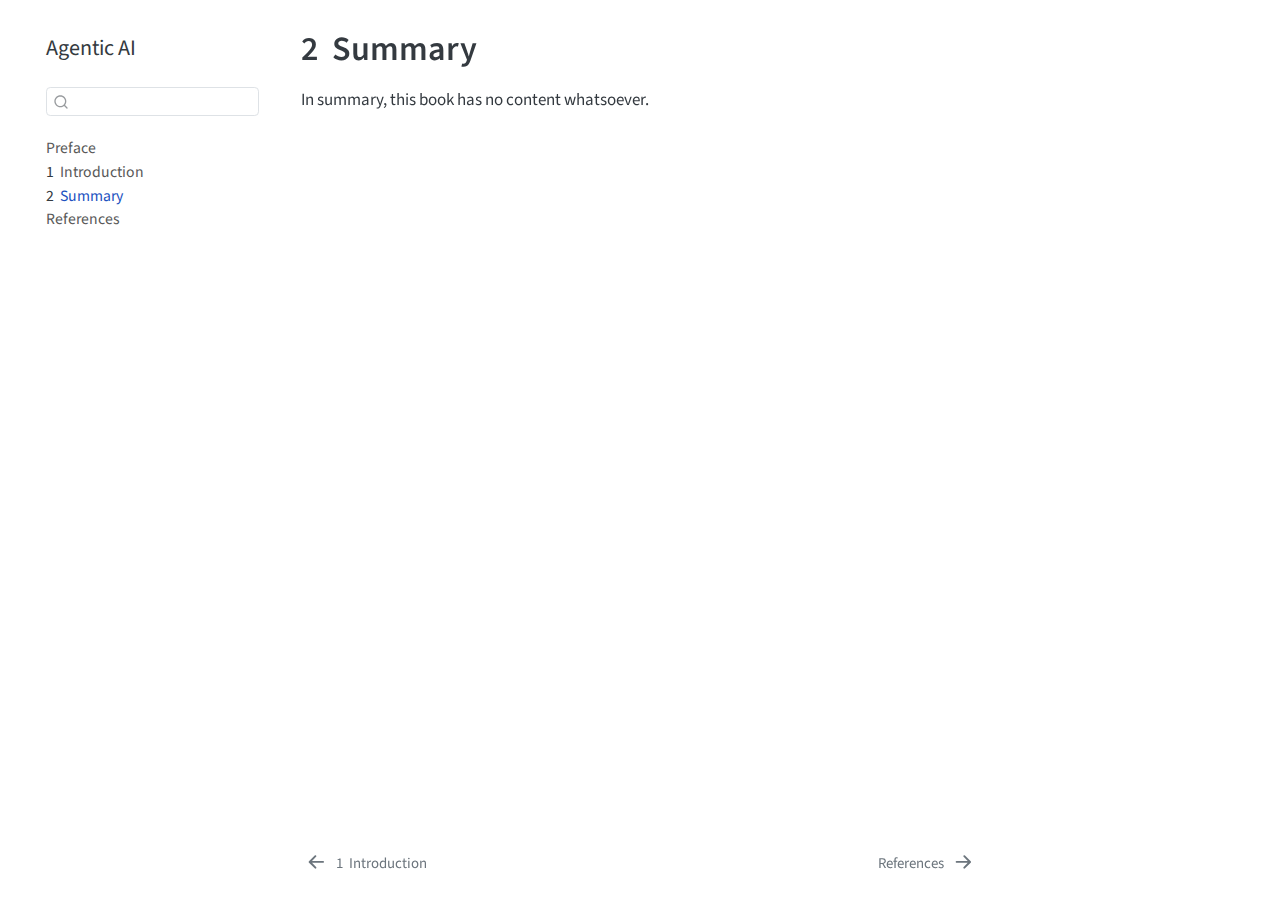
<file: _book/summary.html>
<!DOCTYPE html>
<html xmlns="http://www.w3.org/1999/xhtml" lang="en" xml:lang="en"><head>

<meta charset="utf-8">
<meta name="generator" content="quarto-1.7.32">

<meta name="viewport" content="width=device-width, initial-scale=1.0, user-scalable=yes">


<title>2&nbsp; Summary – Agentic AI</title>
<style>
code{white-space: pre-wrap;}
span.smallcaps{font-variant: small-caps;}
div.columns{display: flex; gap: min(4vw, 1.5em);}
div.column{flex: auto; overflow-x: auto;}
div.hanging-indent{margin-left: 1.5em; text-indent: -1.5em;}
ul.task-list{list-style: none;}
ul.task-list li input[type="checkbox"] {
  width: 0.8em;
  margin: 0 0.8em 0.2em -1em; /* quarto-specific, see https://github.com/quarto-dev/quarto-cli/issues/4556 */ 
  vertical-align: middle;
}
</style>


<script src="site_libs/quarto-nav/quarto-nav.js"></script>
<script src="site_libs/quarto-nav/headroom.min.js"></script>
<script src="site_libs/clipboard/clipboard.min.js"></script>
<script src="site_libs/quarto-search/autocomplete.umd.js"></script>
<script src="site_libs/quarto-search/fuse.min.js"></script>
<script src="site_libs/quarto-search/quarto-search.js"></script>
<meta name="quarto:offset" content="./">
<link href="./references.html" rel="next">
<link href="./intro.html" rel="prev">
<script src="site_libs/quarto-html/quarto.js" type="module"></script>
<script src="site_libs/quarto-html/tabsets/tabsets.js" type="module"></script>
<script src="site_libs/quarto-html/popper.min.js"></script>
<script src="site_libs/quarto-html/tippy.umd.min.js"></script>
<script src="site_libs/quarto-html/anchor.min.js"></script>
<link href="site_libs/quarto-html/tippy.css" rel="stylesheet">
<link href="site_libs/quarto-html/quarto-syntax-highlighting-37eea08aefeeee20ff55810ff984fec1.css" rel="stylesheet" id="quarto-text-highlighting-styles">
<script src="site_libs/bootstrap/bootstrap.min.js"></script>
<link href="site_libs/bootstrap/bootstrap-icons.css" rel="stylesheet">
<link href="site_libs/bootstrap/bootstrap-485d01fc63b59abcd3ee1bf1e8e2748d.min.css" rel="stylesheet" append-hash="true" id="quarto-bootstrap" data-mode="light">
<script id="quarto-search-options" type="application/json">{
  "location": "sidebar",
  "copy-button": false,
  "collapse-after": 3,
  "panel-placement": "start",
  "type": "textbox",
  "limit": 50,
  "keyboard-shortcut": [
    "f",
    "/",
    "s"
  ],
  "show-item-context": false,
  "language": {
    "search-no-results-text": "No results",
    "search-matching-documents-text": "matching documents",
    "search-copy-link-title": "Copy link to search",
    "search-hide-matches-text": "Hide additional matches",
    "search-more-match-text": "more match in this document",
    "search-more-matches-text": "more matches in this document",
    "search-clear-button-title": "Clear",
    "search-text-placeholder": "",
    "search-detached-cancel-button-title": "Cancel",
    "search-submit-button-title": "Submit",
    "search-label": "Search"
  }
}</script>


</head>

<body class="nav-sidebar floating quarto-light">

<div id="quarto-search-results"></div>
  <header id="quarto-header" class="headroom fixed-top">
  <nav class="quarto-secondary-nav">
    <div class="container-fluid d-flex">
      <button type="button" class="quarto-btn-toggle btn" data-bs-toggle="collapse" role="button" data-bs-target=".quarto-sidebar-collapse-item" aria-controls="quarto-sidebar" aria-expanded="false" aria-label="Toggle sidebar navigation" onclick="if (window.quartoToggleHeadroom) { window.quartoToggleHeadroom(); }">
        <i class="bi bi-layout-text-sidebar-reverse"></i>
      </button>
        <nav class="quarto-page-breadcrumbs" aria-label="breadcrumb"><ol class="breadcrumb"><li class="breadcrumb-item"><a href="./summary.html"><span class="chapter-number">2</span>&nbsp; <span class="chapter-title">Summary</span></a></li></ol></nav>
        <a class="flex-grow-1" role="navigation" data-bs-toggle="collapse" data-bs-target=".quarto-sidebar-collapse-item" aria-controls="quarto-sidebar" aria-expanded="false" aria-label="Toggle sidebar navigation" onclick="if (window.quartoToggleHeadroom) { window.quartoToggleHeadroom(); }">      
        </a>
      <button type="button" class="btn quarto-search-button" aria-label="Search" onclick="window.quartoOpenSearch();">
        <i class="bi bi-search"></i>
      </button>
    </div>
  </nav>
</header>
<!-- content -->
<div id="quarto-content" class="quarto-container page-columns page-rows-contents page-layout-article">
<!-- sidebar -->
  <nav id="quarto-sidebar" class="sidebar collapse collapse-horizontal quarto-sidebar-collapse-item sidebar-navigation floating overflow-auto">
    <div class="pt-lg-2 mt-2 text-left sidebar-header">
    <div class="sidebar-title mb-0 py-0">
      <a href="./">Agentic AI</a> 
    </div>
      </div>
        <div class="mt-2 flex-shrink-0 align-items-center">
        <div class="sidebar-search">
        <div id="quarto-search" class="" title="Search"></div>
        </div>
        </div>
    <div class="sidebar-menu-container"> 
    <ul class="list-unstyled mt-1">
        <li class="sidebar-item">
  <div class="sidebar-item-container"> 
  <a href="./index.html" class="sidebar-item-text sidebar-link">
 <span class="menu-text">Preface</span></a>
  </div>
</li>
        <li class="sidebar-item">
  <div class="sidebar-item-container"> 
  <a href="./intro.html" class="sidebar-item-text sidebar-link">
 <span class="menu-text"><span class="chapter-number">1</span>&nbsp; <span class="chapter-title">Introduction</span></span></a>
  </div>
</li>
        <li class="sidebar-item">
  <div class="sidebar-item-container"> 
  <a href="./summary.html" class="sidebar-item-text sidebar-link active">
 <span class="menu-text"><span class="chapter-number">2</span>&nbsp; <span class="chapter-title">Summary</span></span></a>
  </div>
</li>
        <li class="sidebar-item">
  <div class="sidebar-item-container"> 
  <a href="./references.html" class="sidebar-item-text sidebar-link">
 <span class="menu-text">References</span></a>
  </div>
</li>
    </ul>
    </div>
</nav>
<div id="quarto-sidebar-glass" class="quarto-sidebar-collapse-item" data-bs-toggle="collapse" data-bs-target=".quarto-sidebar-collapse-item"></div>
<!-- margin-sidebar -->
    <div id="quarto-margin-sidebar" class="sidebar margin-sidebar zindex-bottom">
        
    </div>
<!-- main -->
<main class="content" id="quarto-document-content">

<header id="title-block-header" class="quarto-title-block default">
<div class="quarto-title">
<h1 class="title"><span class="chapter-number">2</span>&nbsp; <span class="chapter-title">Summary</span></h1>
</div>



<div class="quarto-title-meta">

    
  
    
  </div>
  


</header>


<p>In summary, this book has no content whatsoever.</p>



</main> <!-- /main -->
<script id="quarto-html-after-body" type="application/javascript">
  window.document.addEventListener("DOMContentLoaded", function (event) {
    const icon = "";
    const anchorJS = new window.AnchorJS();
    anchorJS.options = {
      placement: 'right',
      icon: icon
    };
    anchorJS.add('.anchored');
    const isCodeAnnotation = (el) => {
      for (const clz of el.classList) {
        if (clz.startsWith('code-annotation-')) {                     
          return true;
        }
      }
      return false;
    }
    const onCopySuccess = function(e) {
      // button target
      const button = e.trigger;
      // don't keep focus
      button.blur();
      // flash "checked"
      button.classList.add('code-copy-button-checked');
      var currentTitle = button.getAttribute("title");
      button.setAttribute("title", "Copied!");
      let tooltip;
      if (window.bootstrap) {
        button.setAttribute("data-bs-toggle", "tooltip");
        button.setAttribute("data-bs-placement", "left");
        button.setAttribute("data-bs-title", "Copied!");
        tooltip = new bootstrap.Tooltip(button, 
          { trigger: "manual", 
            customClass: "code-copy-button-tooltip",
            offset: [0, -8]});
        tooltip.show();    
      }
      setTimeout(function() {
        if (tooltip) {
          tooltip.hide();
          button.removeAttribute("data-bs-title");
          button.removeAttribute("data-bs-toggle");
          button.removeAttribute("data-bs-placement");
        }
        button.setAttribute("title", currentTitle);
        button.classList.remove('code-copy-button-checked');
      }, 1000);
      // clear code selection
      e.clearSelection();
    }
    const getTextToCopy = function(trigger) {
        const codeEl = trigger.previousElementSibling.cloneNode(true);
        for (const childEl of codeEl.children) {
          if (isCodeAnnotation(childEl)) {
            childEl.remove();
          }
        }
        return codeEl.innerText;
    }
    const clipboard = new window.ClipboardJS('.code-copy-button:not([data-in-quarto-modal])', {
      text: getTextToCopy
    });
    clipboard.on('success', onCopySuccess);
    if (window.document.getElementById('quarto-embedded-source-code-modal')) {
      const clipboardModal = new window.ClipboardJS('.code-copy-button[data-in-quarto-modal]', {
        text: getTextToCopy,
        container: window.document.getElementById('quarto-embedded-source-code-modal')
      });
      clipboardModal.on('success', onCopySuccess);
    }
      var localhostRegex = new RegExp(/^(?:http|https):\/\/localhost\:?[0-9]*\//);
      var mailtoRegex = new RegExp(/^mailto:/);
        var filterRegex = new RegExp('/' + window.location.host + '/');
      var isInternal = (href) => {
          return filterRegex.test(href) || localhostRegex.test(href) || mailtoRegex.test(href);
      }
      // Inspect non-navigation links and adorn them if external
     var links = window.document.querySelectorAll('a[href]:not(.nav-link):not(.navbar-brand):not(.toc-action):not(.sidebar-link):not(.sidebar-item-toggle):not(.pagination-link):not(.no-external):not([aria-hidden]):not(.dropdown-item):not(.quarto-navigation-tool):not(.about-link)');
      for (var i=0; i<links.length; i++) {
        const link = links[i];
        if (!isInternal(link.href)) {
          // undo the damage that might have been done by quarto-nav.js in the case of
          // links that we want to consider external
          if (link.dataset.originalHref !== undefined) {
            link.href = link.dataset.originalHref;
          }
        }
      }
    function tippyHover(el, contentFn, onTriggerFn, onUntriggerFn) {
      const config = {
        allowHTML: true,
        maxWidth: 500,
        delay: 100,
        arrow: false,
        appendTo: function(el) {
            return el.parentElement;
        },
        interactive: true,
        interactiveBorder: 10,
        theme: 'quarto',
        placement: 'bottom-start',
      };
      if (contentFn) {
        config.content = contentFn;
      }
      if (onTriggerFn) {
        config.onTrigger = onTriggerFn;
      }
      if (onUntriggerFn) {
        config.onUntrigger = onUntriggerFn;
      }
      window.tippy(el, config); 
    }
    const noterefs = window.document.querySelectorAll('a[role="doc-noteref"]');
    for (var i=0; i<noterefs.length; i++) {
      const ref = noterefs[i];
      tippyHover(ref, function() {
        // use id or data attribute instead here
        let href = ref.getAttribute('data-footnote-href') || ref.getAttribute('href');
        try { href = new URL(href).hash; } catch {}
        const id = href.replace(/^#\/?/, "");
        const note = window.document.getElementById(id);
        if (note) {
          return note.innerHTML;
        } else {
          return "";
        }
      });
    }
    const xrefs = window.document.querySelectorAll('a.quarto-xref');
    const processXRef = (id, note) => {
      // Strip column container classes
      const stripColumnClz = (el) => {
        el.classList.remove("page-full", "page-columns");
        if (el.children) {
          for (const child of el.children) {
            stripColumnClz(child);
          }
        }
      }
      stripColumnClz(note)
      if (id === null || id.startsWith('sec-')) {
        // Special case sections, only their first couple elements
        const container = document.createElement("div");
        if (note.children && note.children.length > 2) {
          container.appendChild(note.children[0].cloneNode(true));
          for (let i = 1; i < note.children.length; i++) {
            const child = note.children[i];
            if (child.tagName === "P" && child.innerText === "") {
              continue;
            } else {
              container.appendChild(child.cloneNode(true));
              break;
            }
          }
          if (window.Quarto?.typesetMath) {
            window.Quarto.typesetMath(container);
          }
          return container.innerHTML
        } else {
          if (window.Quarto?.typesetMath) {
            window.Quarto.typesetMath(note);
          }
          return note.innerHTML;
        }
      } else {
        // Remove any anchor links if they are present
        const anchorLink = note.querySelector('a.anchorjs-link');
        if (anchorLink) {
          anchorLink.remove();
        }
        if (window.Quarto?.typesetMath) {
          window.Quarto.typesetMath(note);
        }
        if (note.classList.contains("callout")) {
          return note.outerHTML;
        } else {
          return note.innerHTML;
        }
      }
    }
    for (var i=0; i<xrefs.length; i++) {
      const xref = xrefs[i];
      tippyHover(xref, undefined, function(instance) {
        instance.disable();
        let url = xref.getAttribute('href');
        let hash = undefined; 
        if (url.startsWith('#')) {
          hash = url;
        } else {
          try { hash = new URL(url).hash; } catch {}
        }
        if (hash) {
          const id = hash.replace(/^#\/?/, "");
          const note = window.document.getElementById(id);
          if (note !== null) {
            try {
              const html = processXRef(id, note.cloneNode(true));
              instance.setContent(html);
            } finally {
              instance.enable();
              instance.show();
            }
          } else {
            // See if we can fetch this
            fetch(url.split('#')[0])
            .then(res => res.text())
            .then(html => {
              const parser = new DOMParser();
              const htmlDoc = parser.parseFromString(html, "text/html");
              const note = htmlDoc.getElementById(id);
              if (note !== null) {
                const html = processXRef(id, note);
                instance.setContent(html);
              } 
            }).finally(() => {
              instance.enable();
              instance.show();
            });
          }
        } else {
          // See if we can fetch a full url (with no hash to target)
          // This is a special case and we should probably do some content thinning / targeting
          fetch(url)
          .then(res => res.text())
          .then(html => {
            const parser = new DOMParser();
            const htmlDoc = parser.parseFromString(html, "text/html");
            const note = htmlDoc.querySelector('main.content');
            if (note !== null) {
              // This should only happen for chapter cross references
              // (since there is no id in the URL)
              // remove the first header
              if (note.children.length > 0 && note.children[0].tagName === "HEADER") {
                note.children[0].remove();
              }
              const html = processXRef(null, note);
              instance.setContent(html);
            } 
          }).finally(() => {
            instance.enable();
            instance.show();
          });
        }
      }, function(instance) {
      });
    }
        let selectedAnnoteEl;
        const selectorForAnnotation = ( cell, annotation) => {
          let cellAttr = 'data-code-cell="' + cell + '"';
          let lineAttr = 'data-code-annotation="' +  annotation + '"';
          const selector = 'span[' + cellAttr + '][' + lineAttr + ']';
          return selector;
        }
        const selectCodeLines = (annoteEl) => {
          const doc = window.document;
          const targetCell = annoteEl.getAttribute("data-target-cell");
          const targetAnnotation = annoteEl.getAttribute("data-target-annotation");
          const annoteSpan = window.document.querySelector(selectorForAnnotation(targetCell, targetAnnotation));
          const lines = annoteSpan.getAttribute("data-code-lines").split(",");
          const lineIds = lines.map((line) => {
            return targetCell + "-" + line;
          })
          let top = null;
          let height = null;
          let parent = null;
          if (lineIds.length > 0) {
              //compute the position of the single el (top and bottom and make a div)
              const el = window.document.getElementById(lineIds[0]);
              top = el.offsetTop;
              height = el.offsetHeight;
              parent = el.parentElement.parentElement;
            if (lineIds.length > 1) {
              const lastEl = window.document.getElementById(lineIds[lineIds.length - 1]);
              const bottom = lastEl.offsetTop + lastEl.offsetHeight;
              height = bottom - top;
            }
            if (top !== null && height !== null && parent !== null) {
              // cook up a div (if necessary) and position it 
              let div = window.document.getElementById("code-annotation-line-highlight");
              if (div === null) {
                div = window.document.createElement("div");
                div.setAttribute("id", "code-annotation-line-highlight");
                div.style.position = 'absolute';
                parent.appendChild(div);
              }
              div.style.top = top - 2 + "px";
              div.style.height = height + 4 + "px";
              div.style.left = 0;
              let gutterDiv = window.document.getElementById("code-annotation-line-highlight-gutter");
              if (gutterDiv === null) {
                gutterDiv = window.document.createElement("div");
                gutterDiv.setAttribute("id", "code-annotation-line-highlight-gutter");
                gutterDiv.style.position = 'absolute';
                const codeCell = window.document.getElementById(targetCell);
                const gutter = codeCell.querySelector('.code-annotation-gutter');
                gutter.appendChild(gutterDiv);
              }
              gutterDiv.style.top = top - 2 + "px";
              gutterDiv.style.height = height + 4 + "px";
            }
            selectedAnnoteEl = annoteEl;
          }
        };
        const unselectCodeLines = () => {
          const elementsIds = ["code-annotation-line-highlight", "code-annotation-line-highlight-gutter"];
          elementsIds.forEach((elId) => {
            const div = window.document.getElementById(elId);
            if (div) {
              div.remove();
            }
          });
          selectedAnnoteEl = undefined;
        };
          // Handle positioning of the toggle
      window.addEventListener(
        "resize",
        throttle(() => {
          elRect = undefined;
          if (selectedAnnoteEl) {
            selectCodeLines(selectedAnnoteEl);
          }
        }, 10)
      );
      function throttle(fn, ms) {
      let throttle = false;
      let timer;
        return (...args) => {
          if(!throttle) { // first call gets through
              fn.apply(this, args);
              throttle = true;
          } else { // all the others get throttled
              if(timer) clearTimeout(timer); // cancel #2
              timer = setTimeout(() => {
                fn.apply(this, args);
                timer = throttle = false;
              }, ms);
          }
        };
      }
        // Attach click handler to the DT
        const annoteDls = window.document.querySelectorAll('dt[data-target-cell]');
        for (const annoteDlNode of annoteDls) {
          annoteDlNode.addEventListener('click', (event) => {
            const clickedEl = event.target;
            if (clickedEl !== selectedAnnoteEl) {
              unselectCodeLines();
              const activeEl = window.document.querySelector('dt[data-target-cell].code-annotation-active');
              if (activeEl) {
                activeEl.classList.remove('code-annotation-active');
              }
              selectCodeLines(clickedEl);
              clickedEl.classList.add('code-annotation-active');
            } else {
              // Unselect the line
              unselectCodeLines();
              clickedEl.classList.remove('code-annotation-active');
            }
          });
        }
    const findCites = (el) => {
      const parentEl = el.parentElement;
      if (parentEl) {
        const cites = parentEl.dataset.cites;
        if (cites) {
          return {
            el,
            cites: cites.split(' ')
          };
        } else {
          return findCites(el.parentElement)
        }
      } else {
        return undefined;
      }
    };
    var bibliorefs = window.document.querySelectorAll('a[role="doc-biblioref"]');
    for (var i=0; i<bibliorefs.length; i++) {
      const ref = bibliorefs[i];
      const citeInfo = findCites(ref);
      if (citeInfo) {
        tippyHover(citeInfo.el, function() {
          var popup = window.document.createElement('div');
          citeInfo.cites.forEach(function(cite) {
            var citeDiv = window.document.createElement('div');
            citeDiv.classList.add('hanging-indent');
            citeDiv.classList.add('csl-entry');
            var biblioDiv = window.document.getElementById('ref-' + cite);
            if (biblioDiv) {
              citeDiv.innerHTML = biblioDiv.innerHTML;
            }
            popup.appendChild(citeDiv);
          });
          return popup.innerHTML;
        });
      }
    }
  });
  </script>
<nav class="page-navigation">
  <div class="nav-page nav-page-previous">
      <a href="./intro.html" class="pagination-link" aria-label="Introduction">
        <i class="bi bi-arrow-left-short"></i> <span class="nav-page-text"><span class="chapter-number">1</span>&nbsp; <span class="chapter-title">Introduction</span></span>
      </a>          
  </div>
  <div class="nav-page nav-page-next">
      <a href="./references.html" class="pagination-link" aria-label="References">
        <span class="nav-page-text">References</span> <i class="bi bi-arrow-right-short"></i>
      </a>
  </div>
</nav>
</div> <!-- /content -->




</body></html>
</file>
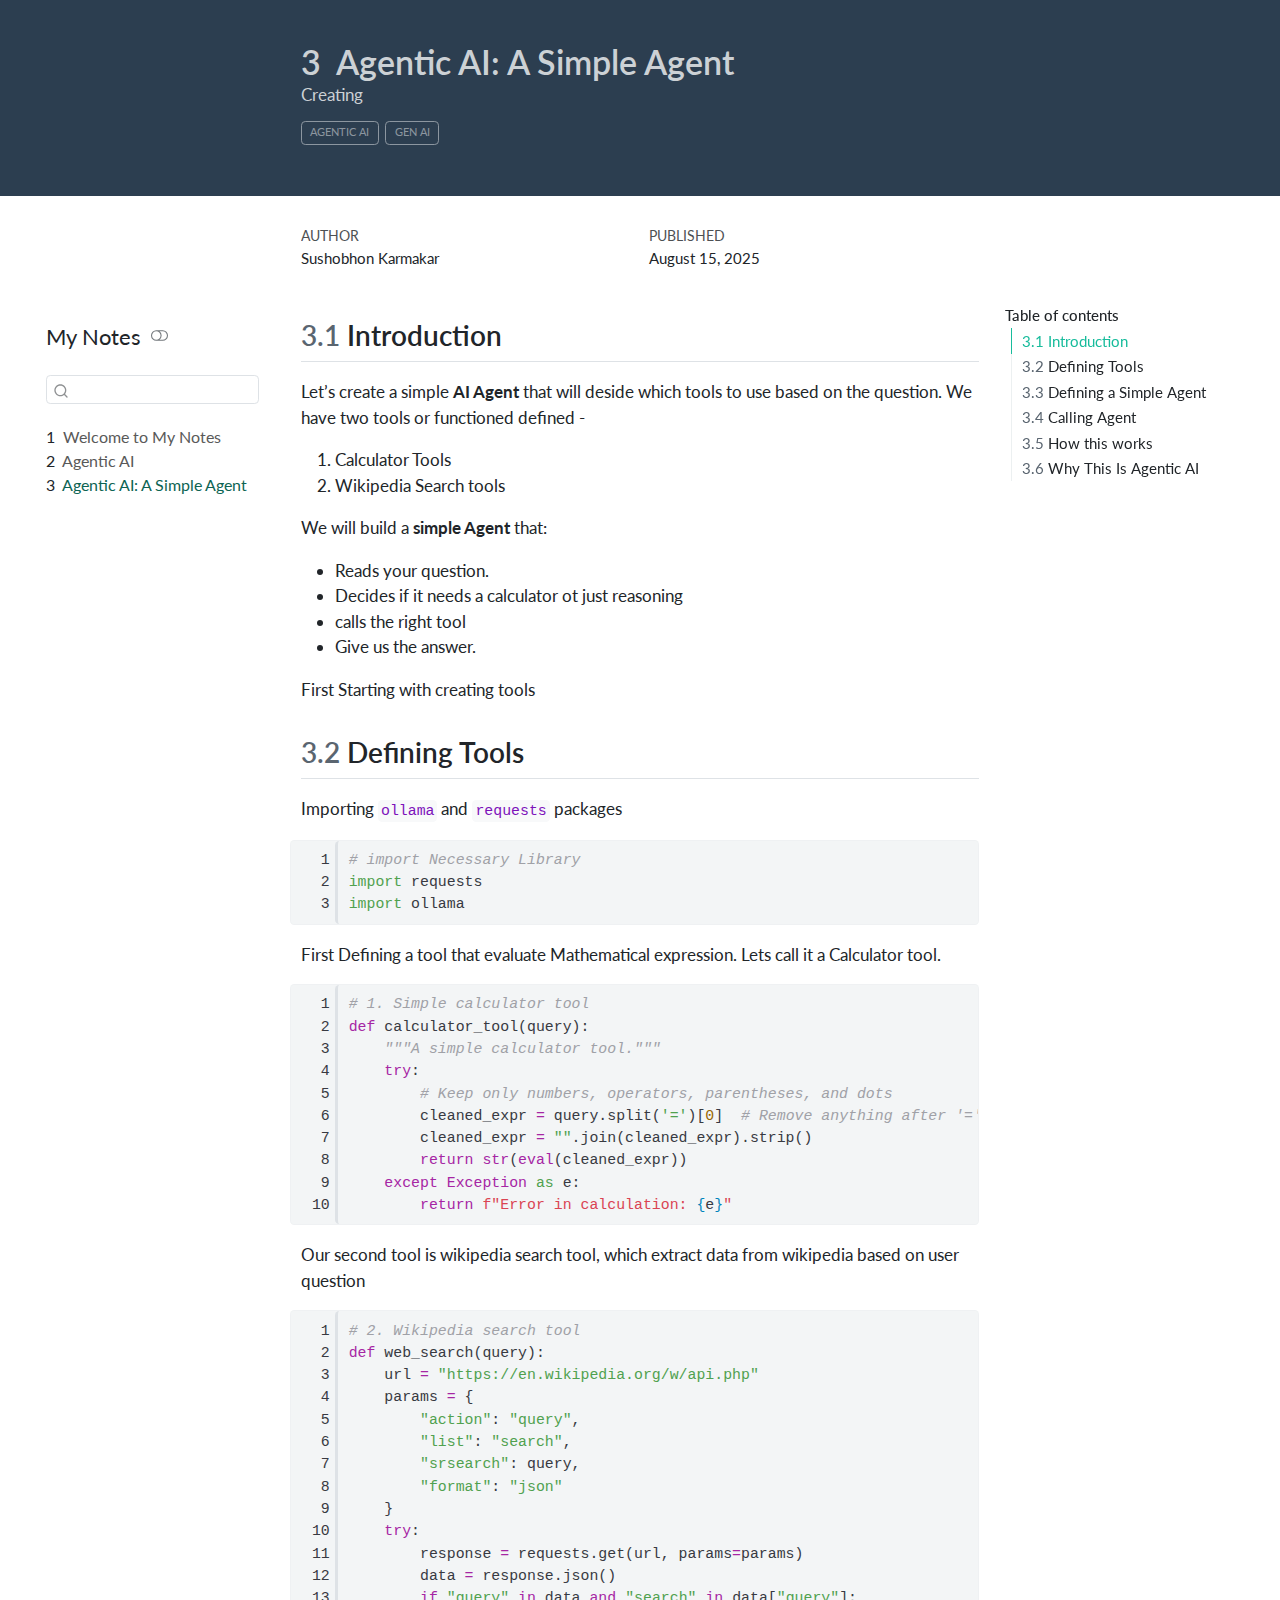
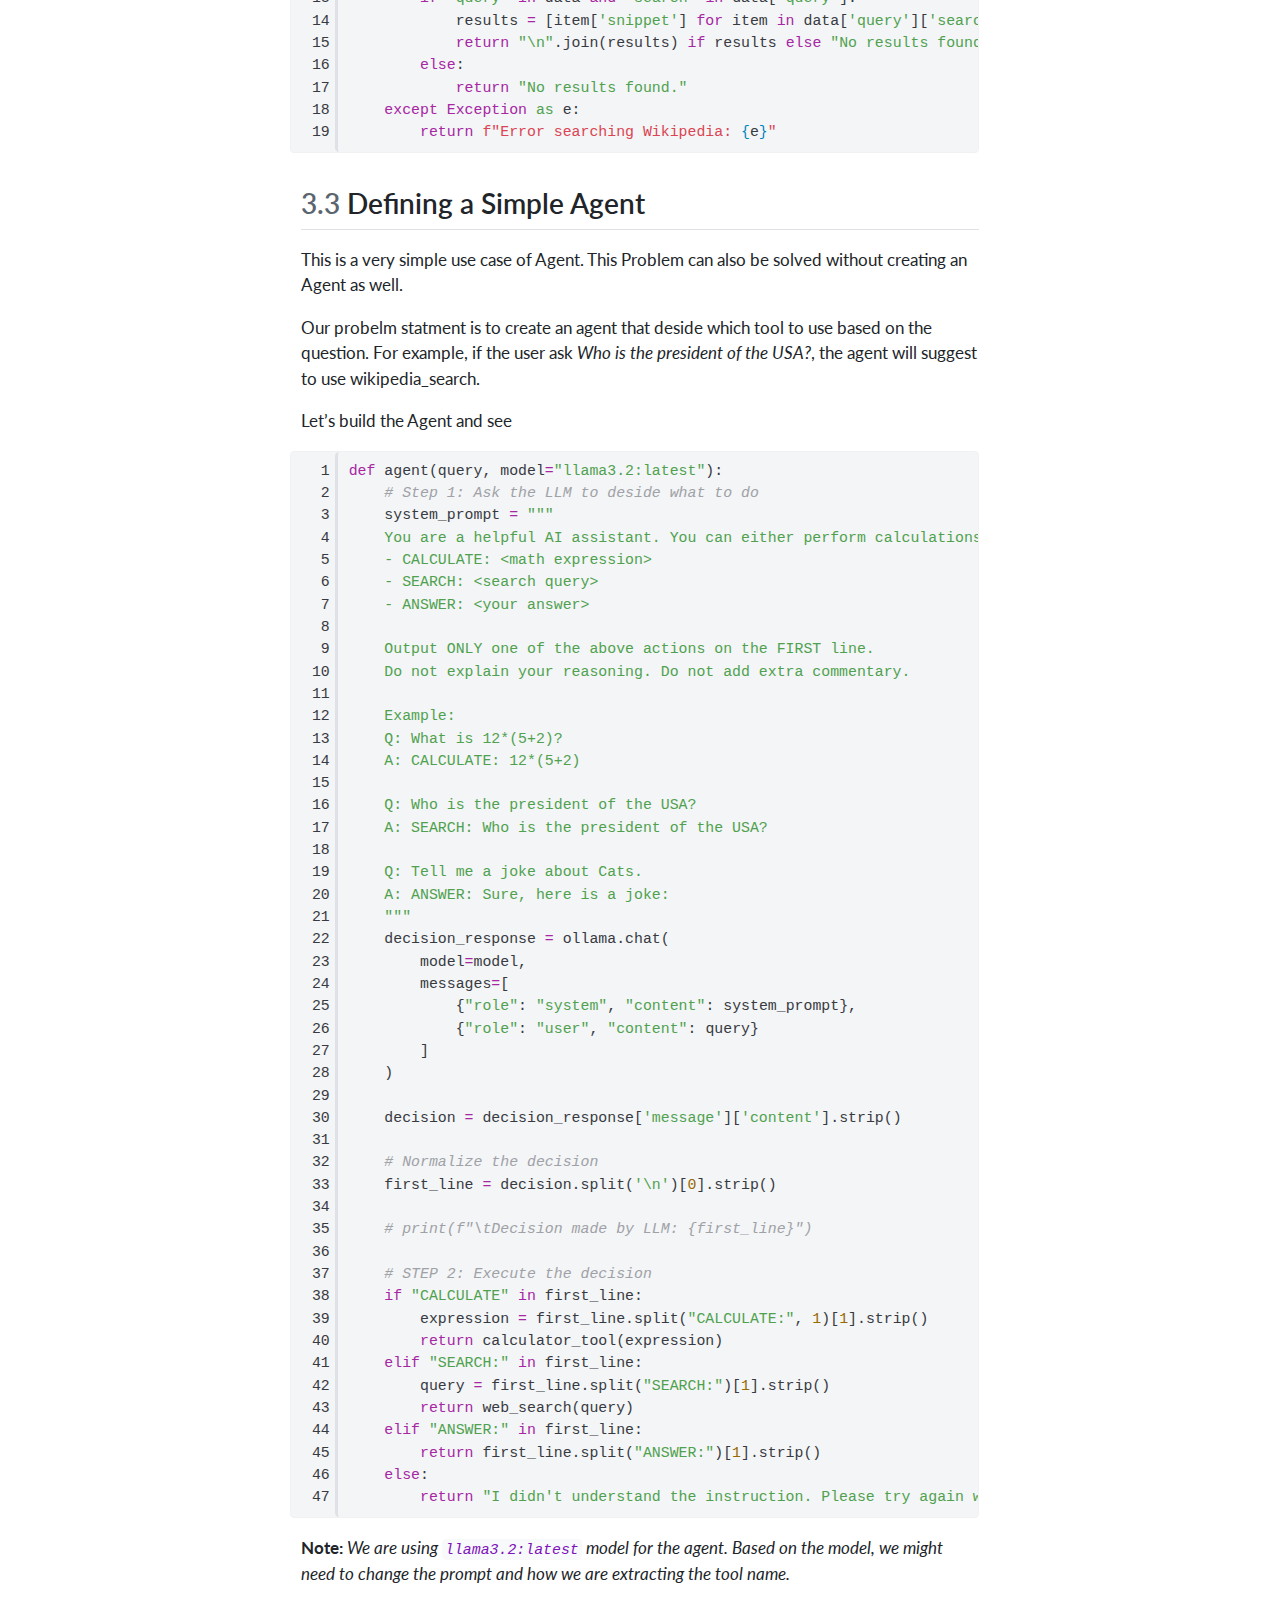
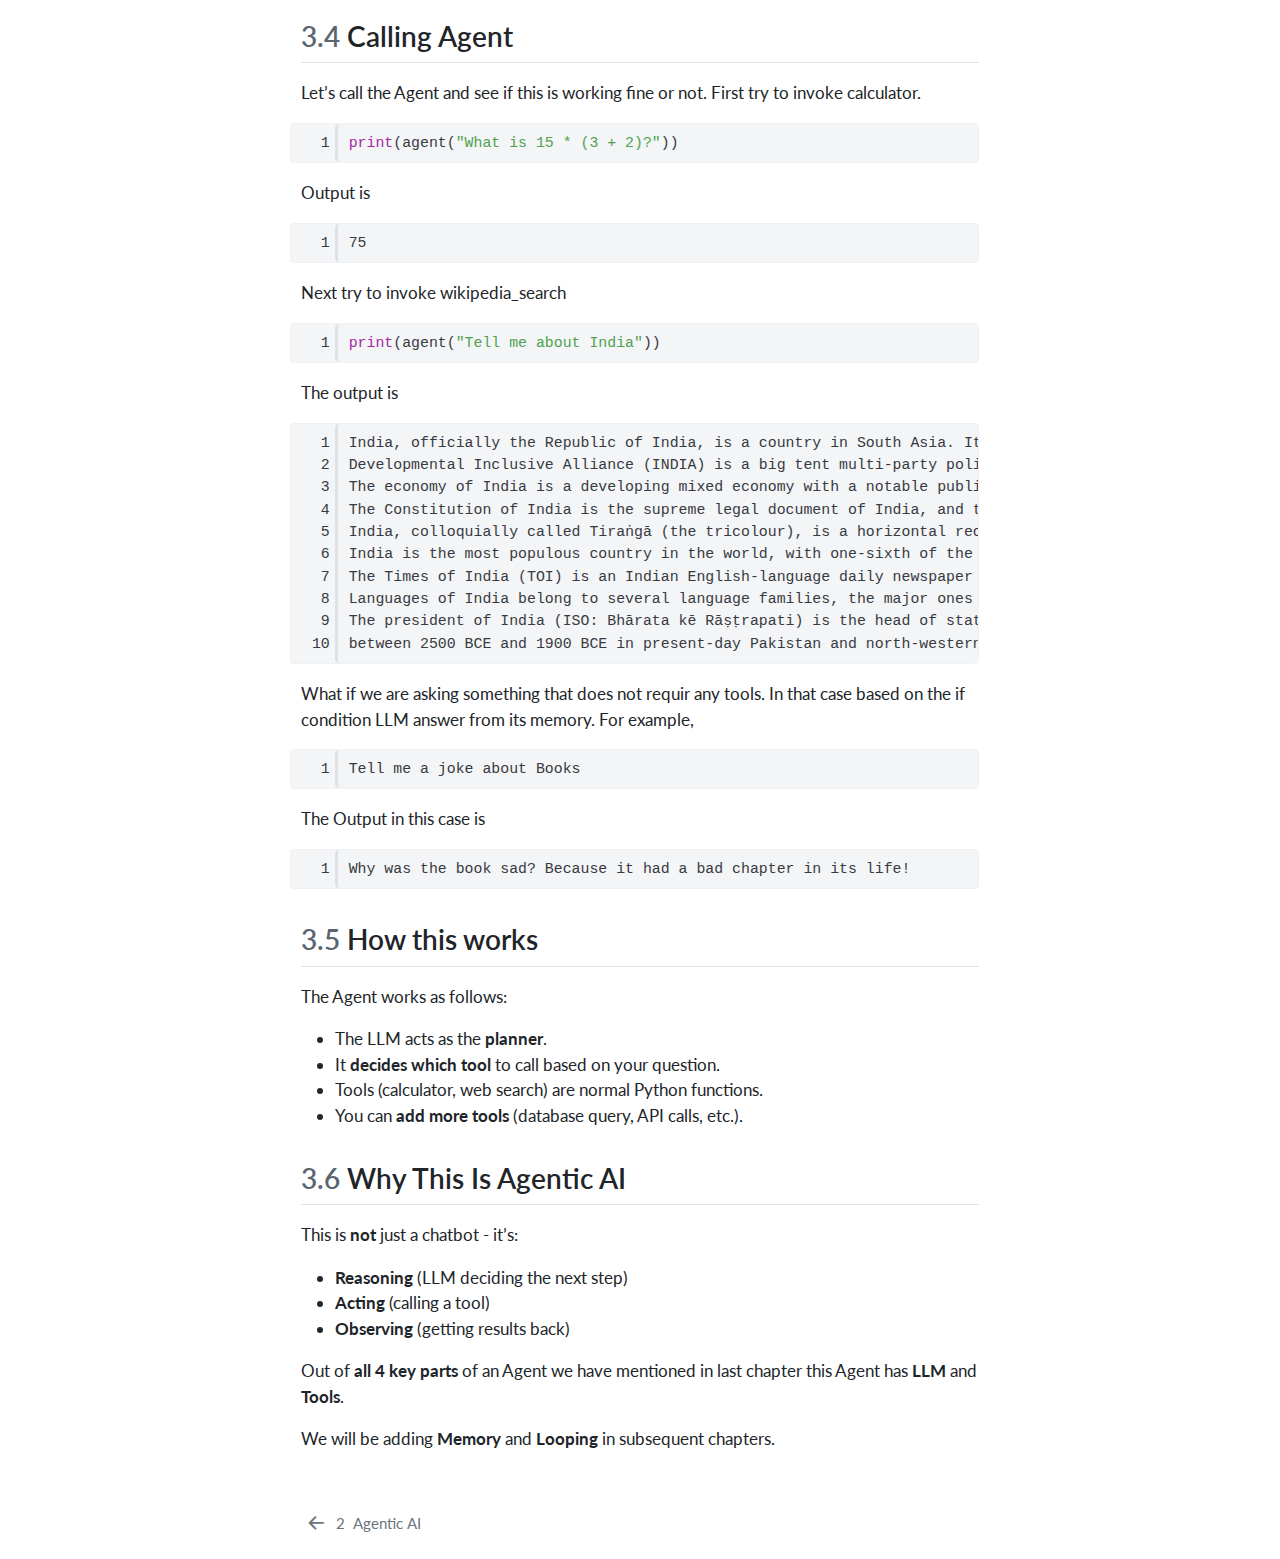
<file: docs/notes/2025-08-15-Agentic-AI/1_one_simple_agent.html>
<!DOCTYPE html>
<html xmlns="http://www.w3.org/1999/xhtml" lang="en" xml:lang="en"><head>

<meta charset="utf-8">
<meta name="generator" content="quarto-1.7.32">

<meta name="viewport" content="width=device-width, initial-scale=1.0, user-scalable=yes">

<meta name="author" content="Sushobhon Karmakar">
<meta name="dcterms.date" content="2025-08-15">
<meta name="description" content="Creating">

<title>3&nbsp; Agentic AI: A Simple Agent – My Notes</title>
<style>
code{white-space: pre-wrap;}
span.smallcaps{font-variant: small-caps;}
div.columns{display: flex; gap: min(4vw, 1.5em);}
div.column{flex: auto; overflow-x: auto;}
div.hanging-indent{margin-left: 1.5em; text-indent: -1.5em;}
ul.task-list{list-style: none;}
ul.task-list li input[type="checkbox"] {
  width: 0.8em;
  margin: 0 0.8em 0.2em -1em; /* quarto-specific, see https://github.com/quarto-dev/quarto-cli/issues/4556 */ 
  vertical-align: middle;
}
/* CSS for syntax highlighting */
html { -webkit-text-size-adjust: 100%; }
pre > code.sourceCode { white-space: pre; position: relative; }
pre > code.sourceCode > span { display: inline-block; line-height: 1.25; }
pre > code.sourceCode > span:empty { height: 1.2em; }
.sourceCode { overflow: visible; }
code.sourceCode > span { color: inherit; text-decoration: inherit; }
div.sourceCode { margin: 1em 0; }
pre.sourceCode { margin: 0; }
@media screen {
div.sourceCode { overflow: auto; }
}
@media print {
pre > code.sourceCode { white-space: pre-wrap; }
pre > code.sourceCode > span { text-indent: -5em; padding-left: 5em; }
}
pre.numberSource code
  { counter-reset: source-line 0; }
pre.numberSource code > span
  { position: relative; left: -4em; counter-increment: source-line; }
pre.numberSource code > span > a:first-child::before
  { content: counter(source-line);
    position: relative; left: -1em; text-align: right; vertical-align: baseline;
    border: none; display: inline-block;
    -webkit-touch-callout: none; -webkit-user-select: none;
    -khtml-user-select: none; -moz-user-select: none;
    -ms-user-select: none; user-select: none;
    padding: 0 4px; width: 4em;
  }
pre.numberSource { margin-left: 3em;  padding-left: 4px; }
div.sourceCode
  {   }
@media screen {
pre > code.sourceCode > span > a:first-child::before { text-decoration: underline; }
}
</style>


<script src="../../site_libs/quarto-nav/quarto-nav.js"></script>
<script src="../../site_libs/quarto-nav/headroom.min.js"></script>
<script src="../../site_libs/clipboard/clipboard.min.js"></script>
<script src="../../site_libs/quarto-search/autocomplete.umd.js"></script>
<script src="../../site_libs/quarto-search/fuse.min.js"></script>
<script src="../../site_libs/quarto-search/quarto-search.js"></script>
<meta name="quarto:offset" content="../../">
<link href="../../notes/2025-08-15-Agentic-AI/agentic-ai.html" rel="prev">
<script src="../../site_libs/quarto-html/quarto.js" type="module"></script>
<script src="../../site_libs/quarto-html/tabsets/tabsets.js" type="module"></script>
<script src="../../site_libs/quarto-html/popper.min.js"></script>
<script src="../../site_libs/quarto-html/tippy.umd.min.js"></script>
<script src="../../site_libs/quarto-html/anchor.min.js"></script>
<link href="../../site_libs/quarto-html/tippy.css" rel="stylesheet">
<link href="../../site_libs/quarto-html/quarto-syntax-highlighting-c1f63da3e08f13bc72dc17e92cfd001d.css" rel="stylesheet" class="quarto-color-scheme" id="quarto-text-highlighting-styles">
<link href="../../site_libs/quarto-html/quarto-syntax-highlighting-dark-e25bb2ec88b96ab004d13ad1d1924df4.css" rel="stylesheet" class="quarto-color-scheme quarto-color-alternate" id="quarto-text-highlighting-styles">
<link href="../../site_libs/quarto-html/quarto-syntax-highlighting-c1f63da3e08f13bc72dc17e92cfd001d.css" rel="stylesheet" class="quarto-color-scheme-extra" id="quarto-text-highlighting-styles">
<script src="../../site_libs/bootstrap/bootstrap.min.js"></script>
<link href="../../site_libs/bootstrap/bootstrap-icons.css" rel="stylesheet">
<link href="../../site_libs/bootstrap/bootstrap-266bce20d9345a7e6554193717078ca6.min.css" rel="stylesheet" append-hash="true" class="quarto-color-scheme" id="quarto-bootstrap" data-mode="light">
<link href="../../site_libs/bootstrap/bootstrap-dark-eaf4edbd6795aced6f3cd27a8868e8d8.min.css" rel="stylesheet" append-hash="true" class="quarto-color-scheme quarto-color-alternate" id="quarto-bootstrap" data-mode="dark">
<link href="../../site_libs/bootstrap/bootstrap-266bce20d9345a7e6554193717078ca6.min.css" rel="stylesheet" append-hash="true" class="quarto-color-scheme-extra" id="quarto-bootstrap" data-mode="light">
<script id="quarto-search-options" type="application/json">{
  "location": "sidebar",
  "copy-button": false,
  "collapse-after": 3,
  "panel-placement": "start",
  "type": "textbox",
  "limit": 50,
  "keyboard-shortcut": [
    "f",
    "/",
    "s"
  ],
  "show-item-context": false,
  "language": {
    "search-no-results-text": "No results",
    "search-matching-documents-text": "matching documents",
    "search-copy-link-title": "Copy link to search",
    "search-hide-matches-text": "Hide additional matches",
    "search-more-match-text": "more match in this document",
    "search-more-matches-text": "more matches in this document",
    "search-clear-button-title": "Clear",
    "search-text-placeholder": "",
    "search-detached-cancel-button-title": "Cancel",
    "search-submit-button-title": "Submit",
    "search-label": "Search"
  }
}</script>


</head>

<body class="nav-sidebar floating quarto-light"><script id="quarto-html-before-body" type="application/javascript">
    const toggleBodyColorMode = (bsSheetEl) => {
      const mode = bsSheetEl.getAttribute("data-mode");
      const bodyEl = window.document.querySelector("body");
      if (mode === "dark") {
        bodyEl.classList.add("quarto-dark");
        bodyEl.classList.remove("quarto-light");
      } else {
        bodyEl.classList.add("quarto-light");
        bodyEl.classList.remove("quarto-dark");
      }
    }
    const toggleBodyColorPrimary = () => {
      const bsSheetEl = window.document.querySelector("link#quarto-bootstrap:not([rel=disabled-stylesheet])");
      if (bsSheetEl) {
        toggleBodyColorMode(bsSheetEl);
      }
    }
    const setColorSchemeToggle = (alternate) => {
      const toggles = window.document.querySelectorAll('.quarto-color-scheme-toggle');
      for (let i=0; i < toggles.length; i++) {
        const toggle = toggles[i];
        if (toggle) {
          if (alternate) {
            toggle.classList.add("alternate");
          } else {
            toggle.classList.remove("alternate");
          }
        }
      }
    };
    const toggleColorMode = (alternate) => {
      // Switch the stylesheets
      const primaryStylesheets = window.document.querySelectorAll('link.quarto-color-scheme:not(.quarto-color-alternate)');
      const alternateStylesheets = window.document.querySelectorAll('link.quarto-color-scheme.quarto-color-alternate');
      manageTransitions('#quarto-margin-sidebar .nav-link', false);
      if (alternate) {
        // note: dark is layered on light, we don't disable primary!
        enableStylesheet(alternateStylesheets);
        for (const sheetNode of alternateStylesheets) {
          if (sheetNode.id === "quarto-bootstrap") {
            toggleBodyColorMode(sheetNode);
          }
        }
      } else {
        disableStylesheet(alternateStylesheets);
        enableStylesheet(primaryStylesheets)
        toggleBodyColorPrimary();
      }
      manageTransitions('#quarto-margin-sidebar .nav-link', true);
      // Switch the toggles
      setColorSchemeToggle(alternate)
      // Hack to workaround the fact that safari doesn't
      // properly recolor the scrollbar when toggling (#1455)
      if (navigator.userAgent.indexOf('Safari') > 0 && navigator.userAgent.indexOf('Chrome') == -1) {
        manageTransitions("body", false);
        window.scrollTo(0, 1);
        setTimeout(() => {
          window.scrollTo(0, 0);
          manageTransitions("body", true);
        }, 40);
      }
    }
    const disableStylesheet = (stylesheets) => {
      for (let i=0; i < stylesheets.length; i++) {
        const stylesheet = stylesheets[i];
        stylesheet.rel = 'disabled-stylesheet';
      }
    }
    const enableStylesheet = (stylesheets) => {
      for (let i=0; i < stylesheets.length; i++) {
        const stylesheet = stylesheets[i];
        if(stylesheet.rel !== 'stylesheet') { // for Chrome, which will still FOUC without this check
          stylesheet.rel = 'stylesheet';
        }
      }
    }
    const manageTransitions = (selector, allowTransitions) => {
      const els = window.document.querySelectorAll(selector);
      for (let i=0; i < els.length; i++) {
        const el = els[i];
        if (allowTransitions) {
          el.classList.remove('notransition');
        } else {
          el.classList.add('notransition');
        }
      }
    }
    const isFileUrl = () => {
      return window.location.protocol === 'file:';
    }
    const hasAlternateSentinel = () => {
      let styleSentinel = getColorSchemeSentinel();
      if (styleSentinel !== null) {
        return styleSentinel === "alternate";
      } else {
        return false;
      }
    }
    const setStyleSentinel = (alternate) => {
      const value = alternate ? "alternate" : "default";
      if (!isFileUrl()) {
        window.localStorage.setItem("quarto-color-scheme", value);
      } else {
        localAlternateSentinel = value;
      }
    }
    const getColorSchemeSentinel = () => {
      if (!isFileUrl()) {
        const storageValue = window.localStorage.getItem("quarto-color-scheme");
        return storageValue != null ? storageValue : localAlternateSentinel;
      } else {
        return localAlternateSentinel;
      }
    }
    const toggleGiscusIfUsed = (isAlternate, darkModeDefault) => {
      const baseTheme = document.querySelector('#giscus-base-theme')?.value ?? 'light';
      const alternateTheme = document.querySelector('#giscus-alt-theme')?.value ?? 'dark';
      let newTheme = '';
      if(authorPrefersDark) {
        newTheme = isAlternate ? baseTheme : alternateTheme;
      } else {
        newTheme = isAlternate ? alternateTheme : baseTheme;
      }
      const changeGiscusTheme = () => {
        // From: https://github.com/giscus/giscus/issues/336
        const sendMessage = (message) => {
          const iframe = document.querySelector('iframe.giscus-frame');
          if (!iframe) return;
          iframe.contentWindow.postMessage({ giscus: message }, 'https://giscus.app');
        }
        sendMessage({
          setConfig: {
            theme: newTheme
          }
        });
      }
      const isGiscussLoaded = window.document.querySelector('iframe.giscus-frame') !== null;
      if (isGiscussLoaded) {
        changeGiscusTheme();
      }
    };
    const authorPrefersDark = false;
    const darkModeDefault = authorPrefersDark;
      document.querySelector('link#quarto-text-highlighting-styles.quarto-color-scheme-extra').rel = 'disabled-stylesheet';
      document.querySelector('link#quarto-bootstrap.quarto-color-scheme-extra').rel = 'disabled-stylesheet';
    let localAlternateSentinel = darkModeDefault ? 'alternate' : 'default';
    // Dark / light mode switch
    window.quartoToggleColorScheme = () => {
      // Read the current dark / light value
      let toAlternate = !hasAlternateSentinel();
      toggleColorMode(toAlternate);
      setStyleSentinel(toAlternate);
      toggleGiscusIfUsed(toAlternate, darkModeDefault);
      window.dispatchEvent(new Event('resize'));
    };
    // Switch to dark mode if need be
    if (hasAlternateSentinel()) {
      toggleColorMode(true);
    } else {
      toggleColorMode(false);
    }
  </script>

<div id="quarto-search-results"></div>
  <header id="quarto-header" class="headroom fixed-top quarto-banner">
  <nav class="quarto-secondary-nav">
    <div class="container-fluid d-flex">
      <button type="button" class="quarto-btn-toggle btn" data-bs-toggle="collapse" role="button" data-bs-target=".quarto-sidebar-collapse-item" aria-controls="quarto-sidebar" aria-expanded="false" aria-label="Toggle sidebar navigation" onclick="if (window.quartoToggleHeadroom) { window.quartoToggleHeadroom(); }">
        <i class="bi bi-layout-text-sidebar-reverse"></i>
      </button>
        <nav class="quarto-page-breadcrumbs" aria-label="breadcrumb"><ol class="breadcrumb"><li class="breadcrumb-item"><a href="../../notes/2025-08-15-Agentic-AI/1_one_simple_agent.html"><span class="chapter-number">3</span>&nbsp; <span class="chapter-title">Agentic AI: A Simple Agent</span></a></li></ol></nav>
        <a class="flex-grow-1" role="navigation" data-bs-toggle="collapse" data-bs-target=".quarto-sidebar-collapse-item" aria-controls="quarto-sidebar" aria-expanded="false" aria-label="Toggle sidebar navigation" onclick="if (window.quartoToggleHeadroom) { window.quartoToggleHeadroom(); }">      
        </a>
      <button type="button" class="btn quarto-search-button" aria-label="Search" onclick="window.quartoOpenSearch();">
        <i class="bi bi-search"></i>
      </button>
    </div>
  </nav>
</header>
<!-- content -->
<header id="title-block-header" class="quarto-title-block default page-columns page-full">
  <div class="quarto-title-banner page-columns page-full">
    <div class="quarto-title column-body">
      <h1 class="title"><span class="chapter-number">3</span>&nbsp; <span class="chapter-title">Agentic AI: A Simple Agent</span></h1>
                  <div>
        <div class="description">
          Creating
        </div>
      </div>
                          <div class="quarto-categories">
                <div class="quarto-category">Agentic AI</div>
                <div class="quarto-category">Gen AI</div>
              </div>
                  </div>
  </div>
    
  
  <div class="quarto-title-meta">

      <div>
      <div class="quarto-title-meta-heading">Author</div>
      <div class="quarto-title-meta-contents">
               <p>Sushobhon Karmakar </p>
            </div>
    </div>
      
      <div>
      <div class="quarto-title-meta-heading">Published</div>
      <div class="quarto-title-meta-contents">
        <p class="date">August 15, 2025</p>
      </div>
    </div>
    
      
    </div>
    
  
  </header><div id="quarto-content" class="quarto-container page-columns page-rows-contents page-layout-article">
<!-- sidebar -->
  <nav id="quarto-sidebar" class="sidebar collapse collapse-horizontal quarto-sidebar-collapse-item sidebar-navigation floating overflow-auto">
    <div class="pt-lg-2 mt-2 text-left sidebar-header">
    <div class="sidebar-title mb-0 py-0">
      <a href="../../">My Notes</a> 
        <div class="sidebar-tools-main">
  <a href="" class="quarto-color-scheme-toggle quarto-navigation-tool  px-1" onclick="window.quartoToggleColorScheme(); return false;" title="Toggle dark mode"><i class="bi"></i></a>
</div>
    </div>
      </div>
        <div class="mt-2 flex-shrink-0 align-items-center">
        <div class="sidebar-search">
        <div id="quarto-search" class="" title="Search"></div>
        </div>
        </div>
    <div class="sidebar-menu-container"> 
    <ul class="list-unstyled mt-1">
        <li class="sidebar-item">
  <div class="sidebar-item-container"> 
  <a href="../../index.html" class="sidebar-item-text sidebar-link">
 <span class="menu-text"><span class="chapter-number">1</span>&nbsp; <span class="chapter-title">Welcome to My Notes</span></span></a>
  </div>
</li>
        <li class="sidebar-item">
  <div class="sidebar-item-container"> 
  <a href="../../notes/2025-08-15-Agentic-AI/agentic-ai.html" class="sidebar-item-text sidebar-link">
 <span class="menu-text"><span class="chapter-number">2</span>&nbsp; <span class="chapter-title">Agentic AI</span></span></a>
  </div>
</li>
        <li class="sidebar-item">
  <div class="sidebar-item-container"> 
  <a href="../../notes/2025-08-15-Agentic-AI/1_one_simple_agent.html" class="sidebar-item-text sidebar-link active">
 <span class="menu-text"><span class="chapter-number">3</span>&nbsp; <span class="chapter-title">Agentic AI: A Simple Agent</span></span></a>
  </div>
</li>
    </ul>
    </div>
</nav>
<div id="quarto-sidebar-glass" class="quarto-sidebar-collapse-item" data-bs-toggle="collapse" data-bs-target=".quarto-sidebar-collapse-item"></div>
<!-- margin-sidebar -->
    <div id="quarto-margin-sidebar" class="sidebar margin-sidebar">
        <nav id="TOC" role="doc-toc" class="toc-active">
    <h2 id="toc-title">Table of contents</h2>
   
  <ul>
  <li><a href="#introduction" id="toc-introduction" class="nav-link active" data-scroll-target="#introduction"><span class="header-section-number">3.1</span> Introduction</a></li>
  <li><a href="#defining-tools" id="toc-defining-tools" class="nav-link" data-scroll-target="#defining-tools"><span class="header-section-number">3.2</span> Defining Tools</a></li>
  <li><a href="#defining-a-simple-agent" id="toc-defining-a-simple-agent" class="nav-link" data-scroll-target="#defining-a-simple-agent"><span class="header-section-number">3.3</span> Defining a Simple Agent</a></li>
  <li><a href="#calling-agent" id="toc-calling-agent" class="nav-link" data-scroll-target="#calling-agent"><span class="header-section-number">3.4</span> Calling Agent</a></li>
  <li><a href="#how-this-works" id="toc-how-this-works" class="nav-link" data-scroll-target="#how-this-works"><span class="header-section-number">3.5</span> How this works</a></li>
  <li><a href="#why-this-is-agentic-ai" id="toc-why-this-is-agentic-ai" class="nav-link" data-scroll-target="#why-this-is-agentic-ai"><span class="header-section-number">3.6</span> Why This Is Agentic AI</a></li>
  </ul>
</nav>
    </div>
<!-- main -->
<main class="content quarto-banner-title-block" id="quarto-document-content">






<section id="introduction" class="level2" data-number="3.1">
<h2 data-number="3.1" class="anchored" data-anchor-id="introduction"><span class="header-section-number">3.1</span> Introduction</h2>
<p>Let’s create a simple <strong>AI Agent</strong> that will deside which tools to use based on the question. We have two tools or functioned defined -</p>
<ol type="1">
<li>Calculator Tools</li>
<li>Wikipedia Search tools</li>
</ol>
<p>We will build a <strong>simple Agent</strong> that:</p>
<ul>
<li>Reads your question.</li>
<li>Decides if it needs a calculator ot just reasoning</li>
<li>calls the right tool</li>
<li>Give us the answer.</li>
</ul>
<p>First Starting with creating tools</p>
</section>
<section id="defining-tools" class="level2" data-number="3.2">
<h2 data-number="3.2" class="anchored" data-anchor-id="defining-tools"><span class="header-section-number">3.2</span> Defining Tools</h2>
<p>Importing <code>ollama</code> and <code>requests</code> packages</p>
<div class="sourceCode" id="cb1"><pre class="sourceCode numberSource python number-lines code-with-copy"><code class="sourceCode python"><span id="cb1-1"><a href="#cb1-1"></a><span class="co"># import Necessary Library</span></span>
<span id="cb1-2"><a href="#cb1-2"></a><span class="im">import</span> requests</span>
<span id="cb1-3"><a href="#cb1-3"></a><span class="im">import</span> ollama</span></code><button title="Copy to Clipboard" class="code-copy-button"><i class="bi"></i></button></pre></div>
<p>First Defining a tool that evaluate Mathematical expression. Lets call it a Calculator tool.</p>
<div class="sourceCode" id="cb2"><pre class="sourceCode numberSource python number-lines code-with-copy"><code class="sourceCode python"><span id="cb2-1"><a href="#cb2-1"></a><span class="co"># 1. Simple calculator tool</span></span>
<span id="cb2-2"><a href="#cb2-2"></a><span class="kw">def</span> calculator_tool(query):</span>
<span id="cb2-3"><a href="#cb2-3"></a>    <span class="co">"""A simple calculator tool."""</span></span>
<span id="cb2-4"><a href="#cb2-4"></a>    <span class="cf">try</span>:</span>
<span id="cb2-5"><a href="#cb2-5"></a>        <span class="co"># Keep only numbers, operators, parentheses, and dots</span></span>
<span id="cb2-6"><a href="#cb2-6"></a>        cleaned_expr <span class="op">=</span> query.split(<span class="st">'='</span>)[<span class="dv">0</span>]  <span class="co"># Remove anything after '='</span></span>
<span id="cb2-7"><a href="#cb2-7"></a>        cleaned_expr <span class="op">=</span> <span class="st">""</span>.join(cleaned_expr).strip()</span>
<span id="cb2-8"><a href="#cb2-8"></a>        <span class="cf">return</span> <span class="bu">str</span>(<span class="bu">eval</span>(cleaned_expr))</span>
<span id="cb2-9"><a href="#cb2-9"></a>    <span class="cf">except</span> <span class="pp">Exception</span> <span class="im">as</span> e:</span>
<span id="cb2-10"><a href="#cb2-10"></a>        <span class="cf">return</span> <span class="ss">f"Error in calculation: </span><span class="sc">{</span>e<span class="sc">}</span><span class="ss">"</span></span></code><button title="Copy to Clipboard" class="code-copy-button"><i class="bi"></i></button></pre></div>
<p>Our second tool is wikipedia search tool, which extract data from wikipedia based on user question</p>
<div class="sourceCode" id="cb3"><pre class="sourceCode numberSource python number-lines code-with-copy"><code class="sourceCode python"><span id="cb3-1"><a href="#cb3-1"></a><span class="co"># 2. Wikipedia search tool</span></span>
<span id="cb3-2"><a href="#cb3-2"></a><span class="kw">def</span> web_search(query):</span>
<span id="cb3-3"><a href="#cb3-3"></a>    url <span class="op">=</span> <span class="st">"https://en.wikipedia.org/w/api.php"</span></span>
<span id="cb3-4"><a href="#cb3-4"></a>    params <span class="op">=</span> {</span>
<span id="cb3-5"><a href="#cb3-5"></a>        <span class="st">"action"</span>: <span class="st">"query"</span>,</span>
<span id="cb3-6"><a href="#cb3-6"></a>        <span class="st">"list"</span>: <span class="st">"search"</span>,</span>
<span id="cb3-7"><a href="#cb3-7"></a>        <span class="st">"srsearch"</span>: query,</span>
<span id="cb3-8"><a href="#cb3-8"></a>        <span class="st">"format"</span>: <span class="st">"json"</span></span>
<span id="cb3-9"><a href="#cb3-9"></a>    }</span>
<span id="cb3-10"><a href="#cb3-10"></a>    <span class="cf">try</span>:</span>
<span id="cb3-11"><a href="#cb3-11"></a>        response <span class="op">=</span> requests.get(url, params<span class="op">=</span>params)</span>
<span id="cb3-12"><a href="#cb3-12"></a>        data <span class="op">=</span> response.json()</span>
<span id="cb3-13"><a href="#cb3-13"></a>        <span class="cf">if</span> <span class="st">"query"</span> <span class="kw">in</span> data <span class="kw">and</span> <span class="st">"search"</span> <span class="kw">in</span> data[<span class="st">"query"</span>]:</span>
<span id="cb3-14"><a href="#cb3-14"></a>            results <span class="op">=</span> [item[<span class="st">'snippet'</span>] <span class="cf">for</span> item <span class="kw">in</span> data[<span class="st">'query'</span>][<span class="st">'search'</span>]]</span>
<span id="cb3-15"><a href="#cb3-15"></a>            <span class="cf">return</span> <span class="st">"</span><span class="ch">\n</span><span class="st">"</span>.join(results) <span class="cf">if</span> results <span class="cf">else</span> <span class="st">"No results found on Wikipedia."</span></span>
<span id="cb3-16"><a href="#cb3-16"></a>        <span class="cf">else</span>:</span>
<span id="cb3-17"><a href="#cb3-17"></a>            <span class="cf">return</span> <span class="st">"No results found."</span></span>
<span id="cb3-18"><a href="#cb3-18"></a>    <span class="cf">except</span> <span class="pp">Exception</span> <span class="im">as</span> e:</span>
<span id="cb3-19"><a href="#cb3-19"></a>        <span class="cf">return</span> <span class="ss">f"Error searching Wikipedia: </span><span class="sc">{</span>e<span class="sc">}</span><span class="ss">"</span></span></code><button title="Copy to Clipboard" class="code-copy-button"><i class="bi"></i></button></pre></div>
</section>
<section id="defining-a-simple-agent" class="level2" data-number="3.3">
<h2 data-number="3.3" class="anchored" data-anchor-id="defining-a-simple-agent"><span class="header-section-number">3.3</span> Defining a Simple Agent</h2>
<p>This is a very simple use case of Agent. This Problem can also be solved without creating an Agent as well.</p>
<p>Our probelm statment is to create an agent that deside which tool to use based on the question. For example, if the user ask <em>Who is the president of the USA?</em>, the agent will suggest to use wikipedia_search.</p>
<p>Let’s build the Agent and see</p>
<div class="sourceCode" id="cb4"><pre class="sourceCode numberSource python number-lines code-with-copy"><code class="sourceCode python"><span id="cb4-1"><a href="#cb4-1"></a><span class="kw">def</span> agent(query, model<span class="op">=</span><span class="st">"llama3.2:latest"</span>):</span>
<span id="cb4-2"><a href="#cb4-2"></a>    <span class="co"># Step 1: Ask the LLM to deside what to do</span></span>
<span id="cb4-3"><a href="#cb4-3"></a>    system_prompt <span class="op">=</span> <span class="st">"""</span></span>
<span id="cb4-4"><a href="#cb4-4"></a><span class="st">    You are a helpful AI assistant. You can either perform calculations or search the web.</span></span>
<span id="cb4-5"><a href="#cb4-5"></a><span class="st">    - CALCULATE: &lt;math expression&gt;</span></span>
<span id="cb4-6"><a href="#cb4-6"></a><span class="st">    - SEARCH: &lt;search query&gt;</span></span>
<span id="cb4-7"><a href="#cb4-7"></a><span class="st">    - ANSWER: &lt;your answer&gt;</span></span>
<span id="cb4-8"><a href="#cb4-8"></a></span>
<span id="cb4-9"><a href="#cb4-9"></a><span class="st">    Output ONLY one of the above actions on the FIRST line. </span></span>
<span id="cb4-10"><a href="#cb4-10"></a><span class="st">    Do not explain your reasoning. Do not add extra commentary.</span></span>
<span id="cb4-11"><a href="#cb4-11"></a><span class="st">    </span></span>
<span id="cb4-12"><a href="#cb4-12"></a><span class="st">    Example:</span></span>
<span id="cb4-13"><a href="#cb4-13"></a><span class="st">    Q: What is 12*(5+2)?</span></span>
<span id="cb4-14"><a href="#cb4-14"></a><span class="st">    A: CALCULATE: 12*(5+2)</span></span>
<span id="cb4-15"><a href="#cb4-15"></a><span class="st">    </span></span>
<span id="cb4-16"><a href="#cb4-16"></a><span class="st">    Q: Who is the president of the USA?</span></span>
<span id="cb4-17"><a href="#cb4-17"></a><span class="st">    A: SEARCH: Who is the president of the USA?</span></span>
<span id="cb4-18"><a href="#cb4-18"></a><span class="st">    </span></span>
<span id="cb4-19"><a href="#cb4-19"></a><span class="st">    Q: Tell me a joke about Cats.</span></span>
<span id="cb4-20"><a href="#cb4-20"></a><span class="st">    A: ANSWER: Sure, here is a joke:</span></span>
<span id="cb4-21"><a href="#cb4-21"></a><span class="st">    """</span></span>
<span id="cb4-22"><a href="#cb4-22"></a>    decision_response <span class="op">=</span> ollama.chat(</span>
<span id="cb4-23"><a href="#cb4-23"></a>        model<span class="op">=</span>model,</span>
<span id="cb4-24"><a href="#cb4-24"></a>        messages<span class="op">=</span>[</span>
<span id="cb4-25"><a href="#cb4-25"></a>            {<span class="st">"role"</span>: <span class="st">"system"</span>, <span class="st">"content"</span>: system_prompt},</span>
<span id="cb4-26"><a href="#cb4-26"></a>            {<span class="st">"role"</span>: <span class="st">"user"</span>, <span class="st">"content"</span>: query}</span>
<span id="cb4-27"><a href="#cb4-27"></a>        ]</span>
<span id="cb4-28"><a href="#cb4-28"></a>    )</span>
<span id="cb4-29"><a href="#cb4-29"></a></span>
<span id="cb4-30"><a href="#cb4-30"></a>    decision <span class="op">=</span> decision_response[<span class="st">'message'</span>][<span class="st">'content'</span>].strip()</span>
<span id="cb4-31"><a href="#cb4-31"></a></span>
<span id="cb4-32"><a href="#cb4-32"></a>    <span class="co"># Normalize the decision</span></span>
<span id="cb4-33"><a href="#cb4-33"></a>    first_line <span class="op">=</span> decision.split(<span class="st">'</span><span class="ch">\n</span><span class="st">'</span>)[<span class="dv">0</span>].strip()</span>
<span id="cb4-34"><a href="#cb4-34"></a></span>
<span id="cb4-35"><a href="#cb4-35"></a>    <span class="co"># print(f"\tDecision made by LLM: {first_line}")</span></span>
<span id="cb4-36"><a href="#cb4-36"></a></span>
<span id="cb4-37"><a href="#cb4-37"></a>    <span class="co"># STEP 2: Execute the decision</span></span>
<span id="cb4-38"><a href="#cb4-38"></a>    <span class="cf">if</span> <span class="st">"CALCULATE"</span> <span class="kw">in</span> first_line:</span>
<span id="cb4-39"><a href="#cb4-39"></a>        expression <span class="op">=</span> first_line.split(<span class="st">"CALCULATE:"</span>, <span class="dv">1</span>)[<span class="dv">1</span>].strip()</span>
<span id="cb4-40"><a href="#cb4-40"></a>        <span class="cf">return</span> calculator_tool(expression)</span>
<span id="cb4-41"><a href="#cb4-41"></a>    <span class="cf">elif</span> <span class="st">"SEARCH:"</span> <span class="kw">in</span> first_line:</span>
<span id="cb4-42"><a href="#cb4-42"></a>        query <span class="op">=</span> first_line.split(<span class="st">"SEARCH:"</span>)[<span class="dv">1</span>].strip()</span>
<span id="cb4-43"><a href="#cb4-43"></a>        <span class="cf">return</span> web_search(query)</span>
<span id="cb4-44"><a href="#cb4-44"></a>    <span class="cf">elif</span> <span class="st">"ANSWER:"</span> <span class="kw">in</span> first_line:</span>
<span id="cb4-45"><a href="#cb4-45"></a>        <span class="cf">return</span> first_line.split(<span class="st">"ANSWER:"</span>)[<span class="dv">1</span>].strip()</span>
<span id="cb4-46"><a href="#cb4-46"></a>    <span class="cf">else</span>:</span>
<span id="cb4-47"><a href="#cb4-47"></a>        <span class="cf">return</span> <span class="st">"I didn't understand the instruction. Please try again with a clear command."</span></span></code><button title="Copy to Clipboard" class="code-copy-button"><i class="bi"></i></button></pre></div>
<p><strong>Note:</strong> <em>We are using <code>llama3.2:latest</code> model for the agent. Based on the model, we might need to change the prompt and how we are extracting the tool name.</em></p>
</section>
<section id="calling-agent" class="level2" data-number="3.4">
<h2 data-number="3.4" class="anchored" data-anchor-id="calling-agent"><span class="header-section-number">3.4</span> Calling Agent</h2>
<p>Let’s call the Agent and see if this is working fine or not. First try to invoke calculator.</p>
<div class="sourceCode" id="cb5"><pre class="sourceCode numberSource python number-lines code-with-copy"><code class="sourceCode python"><span id="cb5-1"><a href="#cb5-1"></a><span class="bu">print</span>(agent(<span class="st">"What is 15 * (3 + 2)?"</span>))</span></code><button title="Copy to Clipboard" class="code-copy-button"><i class="bi"></i></button></pre></div>
<p>Output is</p>
<div class="sourceCode" id="cb6"><pre class="sourceCode numberSource text number-lines code-with-copy"><code class="sourceCode"><span id="cb6-1"><a href="#cb6-1"></a>75</span></code><button title="Copy to Clipboard" class="code-copy-button"><i class="bi"></i></button></pre></div>
<p>Next try to invoke wikipedia_search</p>
<div class="sourceCode" id="cb7"><pre class="sourceCode numberSource python number-lines code-with-copy"><code class="sourceCode python"><span id="cb7-1"><a href="#cb7-1"></a><span class="bu">print</span>(agent(<span class="st">"Tell me about India"</span>))</span></code><button title="Copy to Clipboard" class="code-copy-button"><i class="bi"></i></button></pre></div>
<p>The output is</p>
<div class="sourceCode" id="cb8"><pre class="sourceCode numberSource text number-lines code-with-copy"><code class="sourceCode"><span id="cb8-1"><a href="#cb8-1"></a>India, officially the Republic of India, is a country in South Asia. It is the seventh-largest country by area; the most populous country since 2023;</span>
<span id="cb8-2"><a href="#cb8-2"></a>Developmental Inclusive Alliance (INDIA) is a big tent multi-party political alliance of several political parties in India led by the country&amp;#039;s largest opposition</span>
<span id="cb8-3"><a href="#cb8-3"></a>The economy of India is a developing mixed economy with a notable public sector in strategic sectors. It is the world&amp;#039;s fourth-largest economy by nominal</span>
<span id="cb8-4"><a href="#cb8-4"></a>The Constitution of India is the supreme legal document of India, and the longest written national constitution in the world. The document lays down the</span>
<span id="cb8-5"><a href="#cb8-5"></a>India, colloquially called Tiraṅgā (the tricolour), is a horizontal rectangular tricolour flag, the colours being of India saffron, white and India green;</span>
<span id="cb8-6"><a href="#cb8-6"></a>India is the most populous country in the world, with one-sixth of the world&amp;#039;s population. Between 1975 and 2010, the population doubled to 1.2 billion</span>
<span id="cb8-7"><a href="#cb8-7"></a>The Times of India (TOI) is an Indian English-language daily newspaper and digital news media owned and managed by the Times Group. It is the third-largest</span>
<span id="cb8-8"><a href="#cb8-8"></a>Languages of India belong to several language families, the major ones being the Indo-Aryan languages spoken by 78.05% of Indians and the Dravidian languages</span>
<span id="cb8-9"><a href="#cb8-9"></a>The president of India (ISO: Bhārata kē Rāṣṭrapati) is the head of state of the Republic of India. The president is the nominal head of the executive,</span>
<span id="cb8-10"><a href="#cb8-10"></a>between 2500 BCE and 1900 BCE in present-day Pakistan and north-western India. Early in the second millennium BCE, persistent drought caused the population</span></code><button title="Copy to Clipboard" class="code-copy-button"><i class="bi"></i></button></pre></div>
<p>What if we are asking something that does not requir any tools. In that case based on the if condition LLM answer from its memory. For example,</p>
<div class="sourceCode" id="cb9"><pre class="sourceCode numberSource python number-lines code-with-copy"><code class="sourceCode python"><span id="cb9-1"><a href="#cb9-1"></a>Tell me a joke about Books</span></code><button title="Copy to Clipboard" class="code-copy-button"><i class="bi"></i></button></pre></div>
<p>The Output in this case is</p>
<div class="sourceCode" id="cb10"><pre class="sourceCode numberSource text number-lines code-with-copy"><code class="sourceCode"><span id="cb10-1"><a href="#cb10-1"></a>Why was the book sad? Because it had a bad chapter in its life!</span></code><button title="Copy to Clipboard" class="code-copy-button"><i class="bi"></i></button></pre></div>
</section>
<section id="how-this-works" class="level2" data-number="3.5">
<h2 data-number="3.5" class="anchored" data-anchor-id="how-this-works"><span class="header-section-number">3.5</span> How this works</h2>
<p>The Agent works as follows:</p>
<ul>
<li>The LLM acts as the <strong>planner</strong>.</li>
<li>It <strong>decides which tool</strong> to call based on your question.</li>
<li>Tools (calculator, web search) are normal Python functions.</li>
<li>You can <strong>add more tools</strong> (database query, API calls, etc.).</li>
</ul>
</section>
<section id="why-this-is-agentic-ai" class="level2" data-number="3.6">
<h2 data-number="3.6" class="anchored" data-anchor-id="why-this-is-agentic-ai"><span class="header-section-number">3.6</span> Why This Is Agentic AI</h2>
<p>This is <strong>not</strong> just a chatbot - it’s:</p>
<ul>
<li><strong>Reasoning</strong> (LLM deciding the next step)</li>
<li><strong>Acting</strong> (calling a tool)</li>
<li><strong>Observing</strong> (getting results back)</li>
</ul>
<p>Out of <strong>all 4 key parts</strong> of an Agent we have mentioned in last chapter this Agent has <strong>LLM</strong> and <strong>Tools</strong>.</p>
<p>We will be adding <strong>Memory</strong> and <strong>Looping</strong> in subsequent chapters.</p>


</section>

</main> <!-- /main -->
<script id="quarto-html-after-body" type="application/javascript">
  window.document.addEventListener("DOMContentLoaded", function (event) {
    // Ensure there is a toggle, if there isn't float one in the top right
    if (window.document.querySelector('.quarto-color-scheme-toggle') === null) {
      const a = window.document.createElement('a');
      a.classList.add('top-right');
      a.classList.add('quarto-color-scheme-toggle');
      a.href = "";
      a.onclick = function() { try { window.quartoToggleColorScheme(); } catch {} return false; };
      const i = window.document.createElement("i");
      i.classList.add('bi');
      a.appendChild(i);
      window.document.body.appendChild(a);
    }
    setColorSchemeToggle(hasAlternateSentinel())
    const icon = "";
    const anchorJS = new window.AnchorJS();
    anchorJS.options = {
      placement: 'right',
      icon: icon
    };
    anchorJS.add('.anchored');
    const isCodeAnnotation = (el) => {
      for (const clz of el.classList) {
        if (clz.startsWith('code-annotation-')) {                     
          return true;
        }
      }
      return false;
    }
    const onCopySuccess = function(e) {
      // button target
      const button = e.trigger;
      // don't keep focus
      button.blur();
      // flash "checked"
      button.classList.add('code-copy-button-checked');
      var currentTitle = button.getAttribute("title");
      button.setAttribute("title", "Copied!");
      let tooltip;
      if (window.bootstrap) {
        button.setAttribute("data-bs-toggle", "tooltip");
        button.setAttribute("data-bs-placement", "left");
        button.setAttribute("data-bs-title", "Copied!");
        tooltip = new bootstrap.Tooltip(button, 
          { trigger: "manual", 
            customClass: "code-copy-button-tooltip",
            offset: [0, -8]});
        tooltip.show();    
      }
      setTimeout(function() {
        if (tooltip) {
          tooltip.hide();
          button.removeAttribute("data-bs-title");
          button.removeAttribute("data-bs-toggle");
          button.removeAttribute("data-bs-placement");
        }
        button.setAttribute("title", currentTitle);
        button.classList.remove('code-copy-button-checked');
      }, 1000);
      // clear code selection
      e.clearSelection();
    }
    const getTextToCopy = function(trigger) {
        const codeEl = trigger.previousElementSibling.cloneNode(true);
        for (const childEl of codeEl.children) {
          if (isCodeAnnotation(childEl)) {
            childEl.remove();
          }
        }
        return codeEl.innerText;
    }
    const clipboard = new window.ClipboardJS('.code-copy-button:not([data-in-quarto-modal])', {
      text: getTextToCopy
    });
    clipboard.on('success', onCopySuccess);
    if (window.document.getElementById('quarto-embedded-source-code-modal')) {
      const clipboardModal = new window.ClipboardJS('.code-copy-button[data-in-quarto-modal]', {
        text: getTextToCopy,
        container: window.document.getElementById('quarto-embedded-source-code-modal')
      });
      clipboardModal.on('success', onCopySuccess);
    }
      var localhostRegex = new RegExp(/^(?:http|https):\/\/localhost\:?[0-9]*\//);
      var mailtoRegex = new RegExp(/^mailto:/);
        var filterRegex = new RegExp('/' + window.location.host + '/');
      var isInternal = (href) => {
          return filterRegex.test(href) || localhostRegex.test(href) || mailtoRegex.test(href);
      }
      // Inspect non-navigation links and adorn them if external
     var links = window.document.querySelectorAll('a[href]:not(.nav-link):not(.navbar-brand):not(.toc-action):not(.sidebar-link):not(.sidebar-item-toggle):not(.pagination-link):not(.no-external):not([aria-hidden]):not(.dropdown-item):not(.quarto-navigation-tool):not(.about-link)');
      for (var i=0; i<links.length; i++) {
        const link = links[i];
        if (!isInternal(link.href)) {
          // undo the damage that might have been done by quarto-nav.js in the case of
          // links that we want to consider external
          if (link.dataset.originalHref !== undefined) {
            link.href = link.dataset.originalHref;
          }
        }
      }
    function tippyHover(el, contentFn, onTriggerFn, onUntriggerFn) {
      const config = {
        allowHTML: true,
        maxWidth: 500,
        delay: 100,
        arrow: false,
        appendTo: function(el) {
            return el.parentElement;
        },
        interactive: true,
        interactiveBorder: 10,
        theme: 'quarto',
        placement: 'bottom-start',
      };
      if (contentFn) {
        config.content = contentFn;
      }
      if (onTriggerFn) {
        config.onTrigger = onTriggerFn;
      }
      if (onUntriggerFn) {
        config.onUntrigger = onUntriggerFn;
      }
      window.tippy(el, config); 
    }
    const noterefs = window.document.querySelectorAll('a[role="doc-noteref"]');
    for (var i=0; i<noterefs.length; i++) {
      const ref = noterefs[i];
      tippyHover(ref, function() {
        // use id or data attribute instead here
        let href = ref.getAttribute('data-footnote-href') || ref.getAttribute('href');
        try { href = new URL(href).hash; } catch {}
        const id = href.replace(/^#\/?/, "");
        const note = window.document.getElementById(id);
        if (note) {
          return note.innerHTML;
        } else {
          return "";
        }
      });
    }
    const xrefs = window.document.querySelectorAll('a.quarto-xref');
    const processXRef = (id, note) => {
      // Strip column container classes
      const stripColumnClz = (el) => {
        el.classList.remove("page-full", "page-columns");
        if (el.children) {
          for (const child of el.children) {
            stripColumnClz(child);
          }
        }
      }
      stripColumnClz(note)
      if (id === null || id.startsWith('sec-')) {
        // Special case sections, only their first couple elements
        const container = document.createElement("div");
        if (note.children && note.children.length > 2) {
          container.appendChild(note.children[0].cloneNode(true));
          for (let i = 1; i < note.children.length; i++) {
            const child = note.children[i];
            if (child.tagName === "P" && child.innerText === "") {
              continue;
            } else {
              container.appendChild(child.cloneNode(true));
              break;
            }
          }
          if (window.Quarto?.typesetMath) {
            window.Quarto.typesetMath(container);
          }
          return container.innerHTML
        } else {
          if (window.Quarto?.typesetMath) {
            window.Quarto.typesetMath(note);
          }
          return note.innerHTML;
        }
      } else {
        // Remove any anchor links if they are present
        const anchorLink = note.querySelector('a.anchorjs-link');
        if (anchorLink) {
          anchorLink.remove();
        }
        if (window.Quarto?.typesetMath) {
          window.Quarto.typesetMath(note);
        }
        if (note.classList.contains("callout")) {
          return note.outerHTML;
        } else {
          return note.innerHTML;
        }
      }
    }
    for (var i=0; i<xrefs.length; i++) {
      const xref = xrefs[i];
      tippyHover(xref, undefined, function(instance) {
        instance.disable();
        let url = xref.getAttribute('href');
        let hash = undefined; 
        if (url.startsWith('#')) {
          hash = url;
        } else {
          try { hash = new URL(url).hash; } catch {}
        }
        if (hash) {
          const id = hash.replace(/^#\/?/, "");
          const note = window.document.getElementById(id);
          if (note !== null) {
            try {
              const html = processXRef(id, note.cloneNode(true));
              instance.setContent(html);
            } finally {
              instance.enable();
              instance.show();
            }
          } else {
            // See if we can fetch this
            fetch(url.split('#')[0])
            .then(res => res.text())
            .then(html => {
              const parser = new DOMParser();
              const htmlDoc = parser.parseFromString(html, "text/html");
              const note = htmlDoc.getElementById(id);
              if (note !== null) {
                const html = processXRef(id, note);
                instance.setContent(html);
              } 
            }).finally(() => {
              instance.enable();
              instance.show();
            });
          }
        } else {
          // See if we can fetch a full url (with no hash to target)
          // This is a special case and we should probably do some content thinning / targeting
          fetch(url)
          .then(res => res.text())
          .then(html => {
            const parser = new DOMParser();
            const htmlDoc = parser.parseFromString(html, "text/html");
            const note = htmlDoc.querySelector('main.content');
            if (note !== null) {
              // This should only happen for chapter cross references
              // (since there is no id in the URL)
              // remove the first header
              if (note.children.length > 0 && note.children[0].tagName === "HEADER") {
                note.children[0].remove();
              }
              const html = processXRef(null, note);
              instance.setContent(html);
            } 
          }).finally(() => {
            instance.enable();
            instance.show();
          });
        }
      }, function(instance) {
      });
    }
        let selectedAnnoteEl;
        const selectorForAnnotation = ( cell, annotation) => {
          let cellAttr = 'data-code-cell="' + cell + '"';
          let lineAttr = 'data-code-annotation="' +  annotation + '"';
          const selector = 'span[' + cellAttr + '][' + lineAttr + ']';
          return selector;
        }
        const selectCodeLines = (annoteEl) => {
          const doc = window.document;
          const targetCell = annoteEl.getAttribute("data-target-cell");
          const targetAnnotation = annoteEl.getAttribute("data-target-annotation");
          const annoteSpan = window.document.querySelector(selectorForAnnotation(targetCell, targetAnnotation));
          const lines = annoteSpan.getAttribute("data-code-lines").split(",");
          const lineIds = lines.map((line) => {
            return targetCell + "-" + line;
          })
          let top = null;
          let height = null;
          let parent = null;
          if (lineIds.length > 0) {
              //compute the position of the single el (top and bottom and make a div)
              const el = window.document.getElementById(lineIds[0]);
              top = el.offsetTop;
              height = el.offsetHeight;
              parent = el.parentElement.parentElement;
            if (lineIds.length > 1) {
              const lastEl = window.document.getElementById(lineIds[lineIds.length - 1]);
              const bottom = lastEl.offsetTop + lastEl.offsetHeight;
              height = bottom - top;
            }
            if (top !== null && height !== null && parent !== null) {
              // cook up a div (if necessary) and position it 
              let div = window.document.getElementById("code-annotation-line-highlight");
              if (div === null) {
                div = window.document.createElement("div");
                div.setAttribute("id", "code-annotation-line-highlight");
                div.style.position = 'absolute';
                parent.appendChild(div);
              }
              div.style.top = top - 2 + "px";
              div.style.height = height + 4 + "px";
              div.style.left = 0;
              let gutterDiv = window.document.getElementById("code-annotation-line-highlight-gutter");
              if (gutterDiv === null) {
                gutterDiv = window.document.createElement("div");
                gutterDiv.setAttribute("id", "code-annotation-line-highlight-gutter");
                gutterDiv.style.position = 'absolute';
                const codeCell = window.document.getElementById(targetCell);
                const gutter = codeCell.querySelector('.code-annotation-gutter');
                gutter.appendChild(gutterDiv);
              }
              gutterDiv.style.top = top - 2 + "px";
              gutterDiv.style.height = height + 4 + "px";
            }
            selectedAnnoteEl = annoteEl;
          }
        };
        const unselectCodeLines = () => {
          const elementsIds = ["code-annotation-line-highlight", "code-annotation-line-highlight-gutter"];
          elementsIds.forEach((elId) => {
            const div = window.document.getElementById(elId);
            if (div) {
              div.remove();
            }
          });
          selectedAnnoteEl = undefined;
        };
          // Handle positioning of the toggle
      window.addEventListener(
        "resize",
        throttle(() => {
          elRect = undefined;
          if (selectedAnnoteEl) {
            selectCodeLines(selectedAnnoteEl);
          }
        }, 10)
      );
      function throttle(fn, ms) {
      let throttle = false;
      let timer;
        return (...args) => {
          if(!throttle) { // first call gets through
              fn.apply(this, args);
              throttle = true;
          } else { // all the others get throttled
              if(timer) clearTimeout(timer); // cancel #2
              timer = setTimeout(() => {
                fn.apply(this, args);
                timer = throttle = false;
              }, ms);
          }
        };
      }
        // Attach click handler to the DT
        const annoteDls = window.document.querySelectorAll('dt[data-target-cell]');
        for (const annoteDlNode of annoteDls) {
          annoteDlNode.addEventListener('click', (event) => {
            const clickedEl = event.target;
            if (clickedEl !== selectedAnnoteEl) {
              unselectCodeLines();
              const activeEl = window.document.querySelector('dt[data-target-cell].code-annotation-active');
              if (activeEl) {
                activeEl.classList.remove('code-annotation-active');
              }
              selectCodeLines(clickedEl);
              clickedEl.classList.add('code-annotation-active');
            } else {
              // Unselect the line
              unselectCodeLines();
              clickedEl.classList.remove('code-annotation-active');
            }
          });
        }
    const findCites = (el) => {
      const parentEl = el.parentElement;
      if (parentEl) {
        const cites = parentEl.dataset.cites;
        if (cites) {
          return {
            el,
            cites: cites.split(' ')
          };
        } else {
          return findCites(el.parentElement)
        }
      } else {
        return undefined;
      }
    };
    var bibliorefs = window.document.querySelectorAll('a[role="doc-biblioref"]');
    for (var i=0; i<bibliorefs.length; i++) {
      const ref = bibliorefs[i];
      const citeInfo = findCites(ref);
      if (citeInfo) {
        tippyHover(citeInfo.el, function() {
          var popup = window.document.createElement('div');
          citeInfo.cites.forEach(function(cite) {
            var citeDiv = window.document.createElement('div');
            citeDiv.classList.add('hanging-indent');
            citeDiv.classList.add('csl-entry');
            var biblioDiv = window.document.getElementById('ref-' + cite);
            if (biblioDiv) {
              citeDiv.innerHTML = biblioDiv.innerHTML;
            }
            popup.appendChild(citeDiv);
          });
          return popup.innerHTML;
        });
      }
    }
  });
  </script>
<nav class="page-navigation">
  <div class="nav-page nav-page-previous">
      <a href="../../notes/2025-08-15-Agentic-AI/agentic-ai.html" class="pagination-link" aria-label="Agentic AI">
        <i class="bi bi-arrow-left-short"></i> <span class="nav-page-text"><span class="chapter-number">2</span>&nbsp; <span class="chapter-title">Agentic AI</span></span>
      </a>          
  </div>
  <div class="nav-page nav-page-next">
  </div>
</nav>
</div> <!-- /content -->




</body></html>
</file>
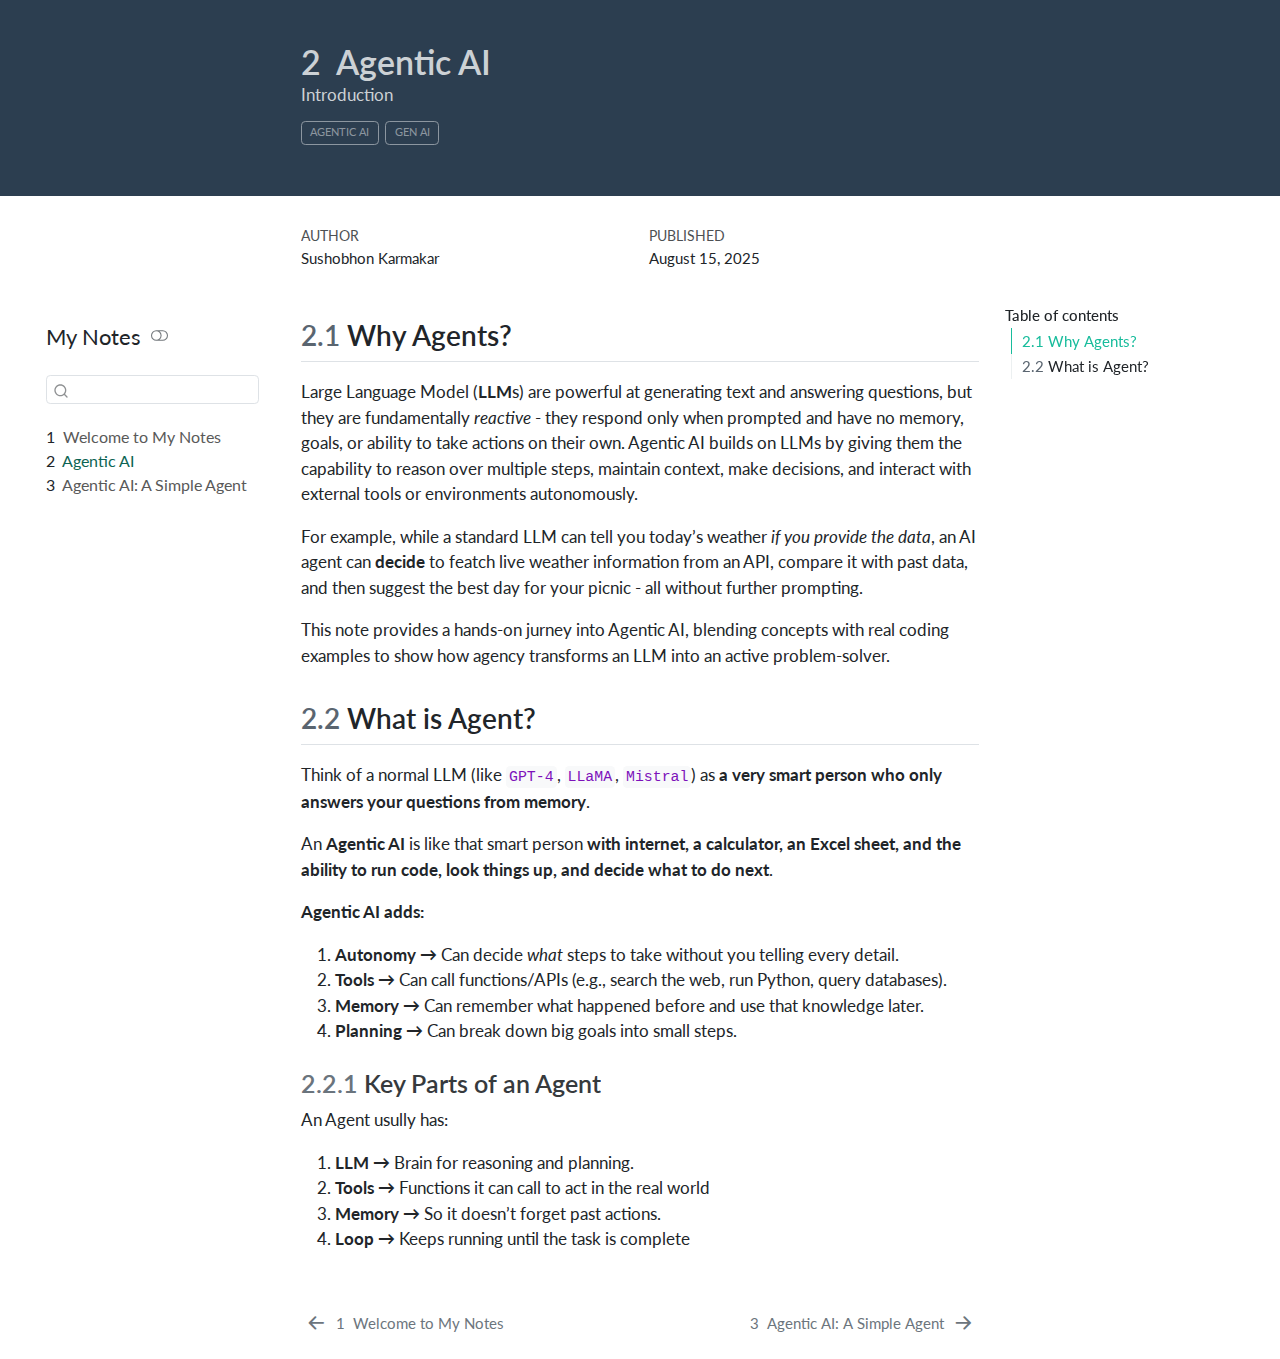
<file: docs/notes/2025-08-15-Agentic-AI/agentic-ai.html>
<!DOCTYPE html>
<html xmlns="http://www.w3.org/1999/xhtml" lang="en" xml:lang="en"><head>

<meta charset="utf-8">
<meta name="generator" content="quarto-1.7.32">

<meta name="viewport" content="width=device-width, initial-scale=1.0, user-scalable=yes">

<meta name="author" content="Sushobhon Karmakar">
<meta name="dcterms.date" content="2025-08-15">
<meta name="description" content="Introduction">

<title>2&nbsp; Agentic AI – My Notes</title>
<style>
code{white-space: pre-wrap;}
span.smallcaps{font-variant: small-caps;}
div.columns{display: flex; gap: min(4vw, 1.5em);}
div.column{flex: auto; overflow-x: auto;}
div.hanging-indent{margin-left: 1.5em; text-indent: -1.5em;}
ul.task-list{list-style: none;}
ul.task-list li input[type="checkbox"] {
  width: 0.8em;
  margin: 0 0.8em 0.2em -1em; /* quarto-specific, see https://github.com/quarto-dev/quarto-cli/issues/4556 */ 
  vertical-align: middle;
}
</style>


<script src="../../site_libs/quarto-nav/quarto-nav.js"></script>
<script src="../../site_libs/quarto-nav/headroom.min.js"></script>
<script src="../../site_libs/clipboard/clipboard.min.js"></script>
<script src="../../site_libs/quarto-search/autocomplete.umd.js"></script>
<script src="../../site_libs/quarto-search/fuse.min.js"></script>
<script src="../../site_libs/quarto-search/quarto-search.js"></script>
<meta name="quarto:offset" content="../../">
<link href="../../notes/2025-08-15-Agentic-AI/1_one_simple_agent.html" rel="next">
<link href="../../index.html" rel="prev">
<script src="../../site_libs/quarto-html/quarto.js" type="module"></script>
<script src="../../site_libs/quarto-html/tabsets/tabsets.js" type="module"></script>
<script src="../../site_libs/quarto-html/popper.min.js"></script>
<script src="../../site_libs/quarto-html/tippy.umd.min.js"></script>
<script src="../../site_libs/quarto-html/anchor.min.js"></script>
<link href="../../site_libs/quarto-html/tippy.css" rel="stylesheet">
<link href="../../site_libs/quarto-html/quarto-syntax-highlighting-c1f63da3e08f13bc72dc17e92cfd001d.css" rel="stylesheet" class="quarto-color-scheme" id="quarto-text-highlighting-styles">
<link href="../../site_libs/quarto-html/quarto-syntax-highlighting-dark-e25bb2ec88b96ab004d13ad1d1924df4.css" rel="stylesheet" class="quarto-color-scheme quarto-color-alternate" id="quarto-text-highlighting-styles">
<link href="../../site_libs/quarto-html/quarto-syntax-highlighting-c1f63da3e08f13bc72dc17e92cfd001d.css" rel="stylesheet" class="quarto-color-scheme-extra" id="quarto-text-highlighting-styles">
<script src="../../site_libs/bootstrap/bootstrap.min.js"></script>
<link href="../../site_libs/bootstrap/bootstrap-icons.css" rel="stylesheet">
<link href="../../site_libs/bootstrap/bootstrap-266bce20d9345a7e6554193717078ca6.min.css" rel="stylesheet" append-hash="true" class="quarto-color-scheme" id="quarto-bootstrap" data-mode="light">
<link href="../../site_libs/bootstrap/bootstrap-dark-eaf4edbd6795aced6f3cd27a8868e8d8.min.css" rel="stylesheet" append-hash="true" class="quarto-color-scheme quarto-color-alternate" id="quarto-bootstrap" data-mode="dark">
<link href="../../site_libs/bootstrap/bootstrap-266bce20d9345a7e6554193717078ca6.min.css" rel="stylesheet" append-hash="true" class="quarto-color-scheme-extra" id="quarto-bootstrap" data-mode="light">
<script id="quarto-search-options" type="application/json">{
  "location": "sidebar",
  "copy-button": false,
  "collapse-after": 3,
  "panel-placement": "start",
  "type": "textbox",
  "limit": 50,
  "keyboard-shortcut": [
    "f",
    "/",
    "s"
  ],
  "show-item-context": false,
  "language": {
    "search-no-results-text": "No results",
    "search-matching-documents-text": "matching documents",
    "search-copy-link-title": "Copy link to search",
    "search-hide-matches-text": "Hide additional matches",
    "search-more-match-text": "more match in this document",
    "search-more-matches-text": "more matches in this document",
    "search-clear-button-title": "Clear",
    "search-text-placeholder": "",
    "search-detached-cancel-button-title": "Cancel",
    "search-submit-button-title": "Submit",
    "search-label": "Search"
  }
}</script>


</head>

<body class="nav-sidebar floating quarto-light"><script id="quarto-html-before-body" type="application/javascript">
    const toggleBodyColorMode = (bsSheetEl) => {
      const mode = bsSheetEl.getAttribute("data-mode");
      const bodyEl = window.document.querySelector("body");
      if (mode === "dark") {
        bodyEl.classList.add("quarto-dark");
        bodyEl.classList.remove("quarto-light");
      } else {
        bodyEl.classList.add("quarto-light");
        bodyEl.classList.remove("quarto-dark");
      }
    }
    const toggleBodyColorPrimary = () => {
      const bsSheetEl = window.document.querySelector("link#quarto-bootstrap:not([rel=disabled-stylesheet])");
      if (bsSheetEl) {
        toggleBodyColorMode(bsSheetEl);
      }
    }
    const setColorSchemeToggle = (alternate) => {
      const toggles = window.document.querySelectorAll('.quarto-color-scheme-toggle');
      for (let i=0; i < toggles.length; i++) {
        const toggle = toggles[i];
        if (toggle) {
          if (alternate) {
            toggle.classList.add("alternate");
          } else {
            toggle.classList.remove("alternate");
          }
        }
      }
    };
    const toggleColorMode = (alternate) => {
      // Switch the stylesheets
      const primaryStylesheets = window.document.querySelectorAll('link.quarto-color-scheme:not(.quarto-color-alternate)');
      const alternateStylesheets = window.document.querySelectorAll('link.quarto-color-scheme.quarto-color-alternate');
      manageTransitions('#quarto-margin-sidebar .nav-link', false);
      if (alternate) {
        // note: dark is layered on light, we don't disable primary!
        enableStylesheet(alternateStylesheets);
        for (const sheetNode of alternateStylesheets) {
          if (sheetNode.id === "quarto-bootstrap") {
            toggleBodyColorMode(sheetNode);
          }
        }
      } else {
        disableStylesheet(alternateStylesheets);
        enableStylesheet(primaryStylesheets)
        toggleBodyColorPrimary();
      }
      manageTransitions('#quarto-margin-sidebar .nav-link', true);
      // Switch the toggles
      setColorSchemeToggle(alternate)
      // Hack to workaround the fact that safari doesn't
      // properly recolor the scrollbar when toggling (#1455)
      if (navigator.userAgent.indexOf('Safari') > 0 && navigator.userAgent.indexOf('Chrome') == -1) {
        manageTransitions("body", false);
        window.scrollTo(0, 1);
        setTimeout(() => {
          window.scrollTo(0, 0);
          manageTransitions("body", true);
        }, 40);
      }
    }
    const disableStylesheet = (stylesheets) => {
      for (let i=0; i < stylesheets.length; i++) {
        const stylesheet = stylesheets[i];
        stylesheet.rel = 'disabled-stylesheet';
      }
    }
    const enableStylesheet = (stylesheets) => {
      for (let i=0; i < stylesheets.length; i++) {
        const stylesheet = stylesheets[i];
        if(stylesheet.rel !== 'stylesheet') { // for Chrome, which will still FOUC without this check
          stylesheet.rel = 'stylesheet';
        }
      }
    }
    const manageTransitions = (selector, allowTransitions) => {
      const els = window.document.querySelectorAll(selector);
      for (let i=0; i < els.length; i++) {
        const el = els[i];
        if (allowTransitions) {
          el.classList.remove('notransition');
        } else {
          el.classList.add('notransition');
        }
      }
    }
    const isFileUrl = () => {
      return window.location.protocol === 'file:';
    }
    const hasAlternateSentinel = () => {
      let styleSentinel = getColorSchemeSentinel();
      if (styleSentinel !== null) {
        return styleSentinel === "alternate";
      } else {
        return false;
      }
    }
    const setStyleSentinel = (alternate) => {
      const value = alternate ? "alternate" : "default";
      if (!isFileUrl()) {
        window.localStorage.setItem("quarto-color-scheme", value);
      } else {
        localAlternateSentinel = value;
      }
    }
    const getColorSchemeSentinel = () => {
      if (!isFileUrl()) {
        const storageValue = window.localStorage.getItem("quarto-color-scheme");
        return storageValue != null ? storageValue : localAlternateSentinel;
      } else {
        return localAlternateSentinel;
      }
    }
    const toggleGiscusIfUsed = (isAlternate, darkModeDefault) => {
      const baseTheme = document.querySelector('#giscus-base-theme')?.value ?? 'light';
      const alternateTheme = document.querySelector('#giscus-alt-theme')?.value ?? 'dark';
      let newTheme = '';
      if(authorPrefersDark) {
        newTheme = isAlternate ? baseTheme : alternateTheme;
      } else {
        newTheme = isAlternate ? alternateTheme : baseTheme;
      }
      const changeGiscusTheme = () => {
        // From: https://github.com/giscus/giscus/issues/336
        const sendMessage = (message) => {
          const iframe = document.querySelector('iframe.giscus-frame');
          if (!iframe) return;
          iframe.contentWindow.postMessage({ giscus: message }, 'https://giscus.app');
        }
        sendMessage({
          setConfig: {
            theme: newTheme
          }
        });
      }
      const isGiscussLoaded = window.document.querySelector('iframe.giscus-frame') !== null;
      if (isGiscussLoaded) {
        changeGiscusTheme();
      }
    };
    const authorPrefersDark = false;
    const darkModeDefault = authorPrefersDark;
      document.querySelector('link#quarto-text-highlighting-styles.quarto-color-scheme-extra').rel = 'disabled-stylesheet';
      document.querySelector('link#quarto-bootstrap.quarto-color-scheme-extra').rel = 'disabled-stylesheet';
    let localAlternateSentinel = darkModeDefault ? 'alternate' : 'default';
    // Dark / light mode switch
    window.quartoToggleColorScheme = () => {
      // Read the current dark / light value
      let toAlternate = !hasAlternateSentinel();
      toggleColorMode(toAlternate);
      setStyleSentinel(toAlternate);
      toggleGiscusIfUsed(toAlternate, darkModeDefault);
      window.dispatchEvent(new Event('resize'));
    };
    // Switch to dark mode if need be
    if (hasAlternateSentinel()) {
      toggleColorMode(true);
    } else {
      toggleColorMode(false);
    }
  </script>

<div id="quarto-search-results"></div>
  <header id="quarto-header" class="headroom fixed-top quarto-banner">
  <nav class="quarto-secondary-nav">
    <div class="container-fluid d-flex">
      <button type="button" class="quarto-btn-toggle btn" data-bs-toggle="collapse" role="button" data-bs-target=".quarto-sidebar-collapse-item" aria-controls="quarto-sidebar" aria-expanded="false" aria-label="Toggle sidebar navigation" onclick="if (window.quartoToggleHeadroom) { window.quartoToggleHeadroom(); }">
        <i class="bi bi-layout-text-sidebar-reverse"></i>
      </button>
        <nav class="quarto-page-breadcrumbs" aria-label="breadcrumb"><ol class="breadcrumb"><li class="breadcrumb-item"><a href="../../notes/2025-08-15-Agentic-AI/agentic-ai.html"><span class="chapter-number">2</span>&nbsp; <span class="chapter-title">Agentic AI</span></a></li></ol></nav>
        <a class="flex-grow-1" role="navigation" data-bs-toggle="collapse" data-bs-target=".quarto-sidebar-collapse-item" aria-controls="quarto-sidebar" aria-expanded="false" aria-label="Toggle sidebar navigation" onclick="if (window.quartoToggleHeadroom) { window.quartoToggleHeadroom(); }">      
        </a>
      <button type="button" class="btn quarto-search-button" aria-label="Search" onclick="window.quartoOpenSearch();">
        <i class="bi bi-search"></i>
      </button>
    </div>
  </nav>
</header>
<!-- content -->
<header id="title-block-header" class="quarto-title-block default page-columns page-full">
  <div class="quarto-title-banner page-columns page-full">
    <div class="quarto-title column-body">
      <h1 class="title"><span class="chapter-number">2</span>&nbsp; <span class="chapter-title">Agentic AI</span></h1>
                  <div>
        <div class="description">
          Introduction
        </div>
      </div>
                          <div class="quarto-categories">
                <div class="quarto-category">Agentic AI</div>
                <div class="quarto-category">Gen AI</div>
              </div>
                  </div>
  </div>
    
  
  <div class="quarto-title-meta">

      <div>
      <div class="quarto-title-meta-heading">Author</div>
      <div class="quarto-title-meta-contents">
               <p>Sushobhon Karmakar </p>
            </div>
    </div>
      
      <div>
      <div class="quarto-title-meta-heading">Published</div>
      <div class="quarto-title-meta-contents">
        <p class="date">August 15, 2025</p>
      </div>
    </div>
    
      
    </div>
    
  
  </header><div id="quarto-content" class="quarto-container page-columns page-rows-contents page-layout-article">
<!-- sidebar -->
  <nav id="quarto-sidebar" class="sidebar collapse collapse-horizontal quarto-sidebar-collapse-item sidebar-navigation floating overflow-auto">
    <div class="pt-lg-2 mt-2 text-left sidebar-header">
    <div class="sidebar-title mb-0 py-0">
      <a href="../../">My Notes</a> 
        <div class="sidebar-tools-main">
  <a href="" class="quarto-color-scheme-toggle quarto-navigation-tool  px-1" onclick="window.quartoToggleColorScheme(); return false;" title="Toggle dark mode"><i class="bi"></i></a>
</div>
    </div>
      </div>
        <div class="mt-2 flex-shrink-0 align-items-center">
        <div class="sidebar-search">
        <div id="quarto-search" class="" title="Search"></div>
        </div>
        </div>
    <div class="sidebar-menu-container"> 
    <ul class="list-unstyled mt-1">
        <li class="sidebar-item">
  <div class="sidebar-item-container"> 
  <a href="../../index.html" class="sidebar-item-text sidebar-link">
 <span class="menu-text"><span class="chapter-number">1</span>&nbsp; <span class="chapter-title">Welcome to My Notes</span></span></a>
  </div>
</li>
        <li class="sidebar-item">
  <div class="sidebar-item-container"> 
  <a href="../../notes/2025-08-15-Agentic-AI/agentic-ai.html" class="sidebar-item-text sidebar-link active">
 <span class="menu-text"><span class="chapter-number">2</span>&nbsp; <span class="chapter-title">Agentic AI</span></span></a>
  </div>
</li>
        <li class="sidebar-item">
  <div class="sidebar-item-container"> 
  <a href="../../notes/2025-08-15-Agentic-AI/1_one_simple_agent.html" class="sidebar-item-text sidebar-link">
 <span class="menu-text"><span class="chapter-number">3</span>&nbsp; <span class="chapter-title">Agentic AI: A Simple Agent</span></span></a>
  </div>
</li>
    </ul>
    </div>
</nav>
<div id="quarto-sidebar-glass" class="quarto-sidebar-collapse-item" data-bs-toggle="collapse" data-bs-target=".quarto-sidebar-collapse-item"></div>
<!-- margin-sidebar -->
    <div id="quarto-margin-sidebar" class="sidebar margin-sidebar">
        <nav id="TOC" role="doc-toc" class="toc-active">
    <h2 id="toc-title">Table of contents</h2>
   
  <ul>
  <li><a href="#why-agents" id="toc-why-agents" class="nav-link active" data-scroll-target="#why-agents"><span class="header-section-number">2.1</span> Why Agents?</a></li>
  <li><a href="#what-is-agent" id="toc-what-is-agent" class="nav-link" data-scroll-target="#what-is-agent"><span class="header-section-number">2.2</span> What is Agent?</a>
  <ul class="collapse">
  <li><a href="#key-parts-of-an-agent" id="toc-key-parts-of-an-agent" class="nav-link" data-scroll-target="#key-parts-of-an-agent"><span class="header-section-number">2.2.1</span> Key Parts of an Agent</a></li>
  </ul></li>
  </ul>
</nav>
    </div>
<!-- main -->
<main class="content quarto-banner-title-block" id="quarto-document-content">






<section id="why-agents" class="level2" data-number="2.1">
<h2 data-number="2.1" class="anchored" data-anchor-id="why-agents"><span class="header-section-number">2.1</span> Why Agents?</h2>
<p>Large Language Model (<strong>LLM</strong>s) are powerful at generating text and answering questions, but they are fundamentally <em>reactive</em> - they respond only when prompted and have no memory, goals, or ability to take actions on their own. Agentic AI builds on LLMs by giving them the capability to reason over multiple steps, maintain context, make decisions, and interact with external tools or environments autonomously.</p>
<p>For example, while a standard LLM can tell you today’s weather <em>if you provide the data</em>, an AI agent can <strong>decide</strong> to featch live weather information from an API, compare it with past data, and then suggest the best day for your picnic - all without further prompting.</p>
<p>This note provides a hands-on jurney into Agentic AI, blending concepts with real coding examples to show how agency transforms an LLM into an active problem-solver.</p>
</section>
<section id="what-is-agent" class="level2" data-number="2.2">
<h2 data-number="2.2" class="anchored" data-anchor-id="what-is-agent"><span class="header-section-number">2.2</span> What is Agent?</h2>
<p>Think of a normal LLM (like <code>GPT-4</code>, <code>LLaMA</code>, <code>Mistral</code>) as <strong>a very smart person who only answers your questions from memory</strong>.</p>
<p>An <strong>Agentic AI</strong> is like that smart person <strong>with internet, a calculator, an Excel sheet, and the ability to run code, look things up, and decide what to do next</strong>.</p>
<p><strong>Agentic AI adds:</strong></p>
<ol type="1">
<li><strong>Autonomy →</strong> Can decide <em>what</em> steps to take without you telling every detail.</li>
<li><strong>Tools →</strong> Can call functions/APIs (e.g., search the web, run Python, query databases).</li>
<li><strong>Memory →</strong> Can remember what happened before and use that knowledge later.</li>
<li><strong>Planning →</strong> Can break down big goals into small steps.</li>
</ol>
<section id="key-parts-of-an-agent" class="level3" data-number="2.2.1">
<h3 data-number="2.2.1" class="anchored" data-anchor-id="key-parts-of-an-agent"><span class="header-section-number">2.2.1</span> Key Parts of an Agent</h3>
<p>An Agent usully has:</p>
<ol type="1">
<li><strong>LLM →</strong> Brain for reasoning and planning.</li>
<li><strong>Tools →</strong> Functions it can call to act in the real world</li>
<li><strong>Memory →</strong> So it doesn’t forget past actions.</li>
<li><strong>Loop →</strong> Keeps running until the task is complete</li>
</ol>


</section>
</section>

</main> <!-- /main -->
<script id="quarto-html-after-body" type="application/javascript">
  window.document.addEventListener("DOMContentLoaded", function (event) {
    // Ensure there is a toggle, if there isn't float one in the top right
    if (window.document.querySelector('.quarto-color-scheme-toggle') === null) {
      const a = window.document.createElement('a');
      a.classList.add('top-right');
      a.classList.add('quarto-color-scheme-toggle');
      a.href = "";
      a.onclick = function() { try { window.quartoToggleColorScheme(); } catch {} return false; };
      const i = window.document.createElement("i");
      i.classList.add('bi');
      a.appendChild(i);
      window.document.body.appendChild(a);
    }
    setColorSchemeToggle(hasAlternateSentinel())
    const icon = "";
    const anchorJS = new window.AnchorJS();
    anchorJS.options = {
      placement: 'right',
      icon: icon
    };
    anchorJS.add('.anchored');
    const isCodeAnnotation = (el) => {
      for (const clz of el.classList) {
        if (clz.startsWith('code-annotation-')) {                     
          return true;
        }
      }
      return false;
    }
    const onCopySuccess = function(e) {
      // button target
      const button = e.trigger;
      // don't keep focus
      button.blur();
      // flash "checked"
      button.classList.add('code-copy-button-checked');
      var currentTitle = button.getAttribute("title");
      button.setAttribute("title", "Copied!");
      let tooltip;
      if (window.bootstrap) {
        button.setAttribute("data-bs-toggle", "tooltip");
        button.setAttribute("data-bs-placement", "left");
        button.setAttribute("data-bs-title", "Copied!");
        tooltip = new bootstrap.Tooltip(button, 
          { trigger: "manual", 
            customClass: "code-copy-button-tooltip",
            offset: [0, -8]});
        tooltip.show();    
      }
      setTimeout(function() {
        if (tooltip) {
          tooltip.hide();
          button.removeAttribute("data-bs-title");
          button.removeAttribute("data-bs-toggle");
          button.removeAttribute("data-bs-placement");
        }
        button.setAttribute("title", currentTitle);
        button.classList.remove('code-copy-button-checked');
      }, 1000);
      // clear code selection
      e.clearSelection();
    }
    const getTextToCopy = function(trigger) {
        const codeEl = trigger.previousElementSibling.cloneNode(true);
        for (const childEl of codeEl.children) {
          if (isCodeAnnotation(childEl)) {
            childEl.remove();
          }
        }
        return codeEl.innerText;
    }
    const clipboard = new window.ClipboardJS('.code-copy-button:not([data-in-quarto-modal])', {
      text: getTextToCopy
    });
    clipboard.on('success', onCopySuccess);
    if (window.document.getElementById('quarto-embedded-source-code-modal')) {
      const clipboardModal = new window.ClipboardJS('.code-copy-button[data-in-quarto-modal]', {
        text: getTextToCopy,
        container: window.document.getElementById('quarto-embedded-source-code-modal')
      });
      clipboardModal.on('success', onCopySuccess);
    }
      var localhostRegex = new RegExp(/^(?:http|https):\/\/localhost\:?[0-9]*\//);
      var mailtoRegex = new RegExp(/^mailto:/);
        var filterRegex = new RegExp('/' + window.location.host + '/');
      var isInternal = (href) => {
          return filterRegex.test(href) || localhostRegex.test(href) || mailtoRegex.test(href);
      }
      // Inspect non-navigation links and adorn them if external
     var links = window.document.querySelectorAll('a[href]:not(.nav-link):not(.navbar-brand):not(.toc-action):not(.sidebar-link):not(.sidebar-item-toggle):not(.pagination-link):not(.no-external):not([aria-hidden]):not(.dropdown-item):not(.quarto-navigation-tool):not(.about-link)');
      for (var i=0; i<links.length; i++) {
        const link = links[i];
        if (!isInternal(link.href)) {
          // undo the damage that might have been done by quarto-nav.js in the case of
          // links that we want to consider external
          if (link.dataset.originalHref !== undefined) {
            link.href = link.dataset.originalHref;
          }
        }
      }
    function tippyHover(el, contentFn, onTriggerFn, onUntriggerFn) {
      const config = {
        allowHTML: true,
        maxWidth: 500,
        delay: 100,
        arrow: false,
        appendTo: function(el) {
            return el.parentElement;
        },
        interactive: true,
        interactiveBorder: 10,
        theme: 'quarto',
        placement: 'bottom-start',
      };
      if (contentFn) {
        config.content = contentFn;
      }
      if (onTriggerFn) {
        config.onTrigger = onTriggerFn;
      }
      if (onUntriggerFn) {
        config.onUntrigger = onUntriggerFn;
      }
      window.tippy(el, config); 
    }
    const noterefs = window.document.querySelectorAll('a[role="doc-noteref"]');
    for (var i=0; i<noterefs.length; i++) {
      const ref = noterefs[i];
      tippyHover(ref, function() {
        // use id or data attribute instead here
        let href = ref.getAttribute('data-footnote-href') || ref.getAttribute('href');
        try { href = new URL(href).hash; } catch {}
        const id = href.replace(/^#\/?/, "");
        const note = window.document.getElementById(id);
        if (note) {
          return note.innerHTML;
        } else {
          return "";
        }
      });
    }
    const xrefs = window.document.querySelectorAll('a.quarto-xref');
    const processXRef = (id, note) => {
      // Strip column container classes
      const stripColumnClz = (el) => {
        el.classList.remove("page-full", "page-columns");
        if (el.children) {
          for (const child of el.children) {
            stripColumnClz(child);
          }
        }
      }
      stripColumnClz(note)
      if (id === null || id.startsWith('sec-')) {
        // Special case sections, only their first couple elements
        const container = document.createElement("div");
        if (note.children && note.children.length > 2) {
          container.appendChild(note.children[0].cloneNode(true));
          for (let i = 1; i < note.children.length; i++) {
            const child = note.children[i];
            if (child.tagName === "P" && child.innerText === "") {
              continue;
            } else {
              container.appendChild(child.cloneNode(true));
              break;
            }
          }
          if (window.Quarto?.typesetMath) {
            window.Quarto.typesetMath(container);
          }
          return container.innerHTML
        } else {
          if (window.Quarto?.typesetMath) {
            window.Quarto.typesetMath(note);
          }
          return note.innerHTML;
        }
      } else {
        // Remove any anchor links if they are present
        const anchorLink = note.querySelector('a.anchorjs-link');
        if (anchorLink) {
          anchorLink.remove();
        }
        if (window.Quarto?.typesetMath) {
          window.Quarto.typesetMath(note);
        }
        if (note.classList.contains("callout")) {
          return note.outerHTML;
        } else {
          return note.innerHTML;
        }
      }
    }
    for (var i=0; i<xrefs.length; i++) {
      const xref = xrefs[i];
      tippyHover(xref, undefined, function(instance) {
        instance.disable();
        let url = xref.getAttribute('href');
        let hash = undefined; 
        if (url.startsWith('#')) {
          hash = url;
        } else {
          try { hash = new URL(url).hash; } catch {}
        }
        if (hash) {
          const id = hash.replace(/^#\/?/, "");
          const note = window.document.getElementById(id);
          if (note !== null) {
            try {
              const html = processXRef(id, note.cloneNode(true));
              instance.setContent(html);
            } finally {
              instance.enable();
              instance.show();
            }
          } else {
            // See if we can fetch this
            fetch(url.split('#')[0])
            .then(res => res.text())
            .then(html => {
              const parser = new DOMParser();
              const htmlDoc = parser.parseFromString(html, "text/html");
              const note = htmlDoc.getElementById(id);
              if (note !== null) {
                const html = processXRef(id, note);
                instance.setContent(html);
              } 
            }).finally(() => {
              instance.enable();
              instance.show();
            });
          }
        } else {
          // See if we can fetch a full url (with no hash to target)
          // This is a special case and we should probably do some content thinning / targeting
          fetch(url)
          .then(res => res.text())
          .then(html => {
            const parser = new DOMParser();
            const htmlDoc = parser.parseFromString(html, "text/html");
            const note = htmlDoc.querySelector('main.content');
            if (note !== null) {
              // This should only happen for chapter cross references
              // (since there is no id in the URL)
              // remove the first header
              if (note.children.length > 0 && note.children[0].tagName === "HEADER") {
                note.children[0].remove();
              }
              const html = processXRef(null, note);
              instance.setContent(html);
            } 
          }).finally(() => {
            instance.enable();
            instance.show();
          });
        }
      }, function(instance) {
      });
    }
        let selectedAnnoteEl;
        const selectorForAnnotation = ( cell, annotation) => {
          let cellAttr = 'data-code-cell="' + cell + '"';
          let lineAttr = 'data-code-annotation="' +  annotation + '"';
          const selector = 'span[' + cellAttr + '][' + lineAttr + ']';
          return selector;
        }
        const selectCodeLines = (annoteEl) => {
          const doc = window.document;
          const targetCell = annoteEl.getAttribute("data-target-cell");
          const targetAnnotation = annoteEl.getAttribute("data-target-annotation");
          const annoteSpan = window.document.querySelector(selectorForAnnotation(targetCell, targetAnnotation));
          const lines = annoteSpan.getAttribute("data-code-lines").split(",");
          const lineIds = lines.map((line) => {
            return targetCell + "-" + line;
          })
          let top = null;
          let height = null;
          let parent = null;
          if (lineIds.length > 0) {
              //compute the position of the single el (top and bottom and make a div)
              const el = window.document.getElementById(lineIds[0]);
              top = el.offsetTop;
              height = el.offsetHeight;
              parent = el.parentElement.parentElement;
            if (lineIds.length > 1) {
              const lastEl = window.document.getElementById(lineIds[lineIds.length - 1]);
              const bottom = lastEl.offsetTop + lastEl.offsetHeight;
              height = bottom - top;
            }
            if (top !== null && height !== null && parent !== null) {
              // cook up a div (if necessary) and position it 
              let div = window.document.getElementById("code-annotation-line-highlight");
              if (div === null) {
                div = window.document.createElement("div");
                div.setAttribute("id", "code-annotation-line-highlight");
                div.style.position = 'absolute';
                parent.appendChild(div);
              }
              div.style.top = top - 2 + "px";
              div.style.height = height + 4 + "px";
              div.style.left = 0;
              let gutterDiv = window.document.getElementById("code-annotation-line-highlight-gutter");
              if (gutterDiv === null) {
                gutterDiv = window.document.createElement("div");
                gutterDiv.setAttribute("id", "code-annotation-line-highlight-gutter");
                gutterDiv.style.position = 'absolute';
                const codeCell = window.document.getElementById(targetCell);
                const gutter = codeCell.querySelector('.code-annotation-gutter');
                gutter.appendChild(gutterDiv);
              }
              gutterDiv.style.top = top - 2 + "px";
              gutterDiv.style.height = height + 4 + "px";
            }
            selectedAnnoteEl = annoteEl;
          }
        };
        const unselectCodeLines = () => {
          const elementsIds = ["code-annotation-line-highlight", "code-annotation-line-highlight-gutter"];
          elementsIds.forEach((elId) => {
            const div = window.document.getElementById(elId);
            if (div) {
              div.remove();
            }
          });
          selectedAnnoteEl = undefined;
        };
          // Handle positioning of the toggle
      window.addEventListener(
        "resize",
        throttle(() => {
          elRect = undefined;
          if (selectedAnnoteEl) {
            selectCodeLines(selectedAnnoteEl);
          }
        }, 10)
      );
      function throttle(fn, ms) {
      let throttle = false;
      let timer;
        return (...args) => {
          if(!throttle) { // first call gets through
              fn.apply(this, args);
              throttle = true;
          } else { // all the others get throttled
              if(timer) clearTimeout(timer); // cancel #2
              timer = setTimeout(() => {
                fn.apply(this, args);
                timer = throttle = false;
              }, ms);
          }
        };
      }
        // Attach click handler to the DT
        const annoteDls = window.document.querySelectorAll('dt[data-target-cell]');
        for (const annoteDlNode of annoteDls) {
          annoteDlNode.addEventListener('click', (event) => {
            const clickedEl = event.target;
            if (clickedEl !== selectedAnnoteEl) {
              unselectCodeLines();
              const activeEl = window.document.querySelector('dt[data-target-cell].code-annotation-active');
              if (activeEl) {
                activeEl.classList.remove('code-annotation-active');
              }
              selectCodeLines(clickedEl);
              clickedEl.classList.add('code-annotation-active');
            } else {
              // Unselect the line
              unselectCodeLines();
              clickedEl.classList.remove('code-annotation-active');
            }
          });
        }
    const findCites = (el) => {
      const parentEl = el.parentElement;
      if (parentEl) {
        const cites = parentEl.dataset.cites;
        if (cites) {
          return {
            el,
            cites: cites.split(' ')
          };
        } else {
          return findCites(el.parentElement)
        }
      } else {
        return undefined;
      }
    };
    var bibliorefs = window.document.querySelectorAll('a[role="doc-biblioref"]');
    for (var i=0; i<bibliorefs.length; i++) {
      const ref = bibliorefs[i];
      const citeInfo = findCites(ref);
      if (citeInfo) {
        tippyHover(citeInfo.el, function() {
          var popup = window.document.createElement('div');
          citeInfo.cites.forEach(function(cite) {
            var citeDiv = window.document.createElement('div');
            citeDiv.classList.add('hanging-indent');
            citeDiv.classList.add('csl-entry');
            var biblioDiv = window.document.getElementById('ref-' + cite);
            if (biblioDiv) {
              citeDiv.innerHTML = biblioDiv.innerHTML;
            }
            popup.appendChild(citeDiv);
          });
          return popup.innerHTML;
        });
      }
    }
  });
  </script>
<nav class="page-navigation">
  <div class="nav-page nav-page-previous">
      <a href="../../index.html" class="pagination-link" aria-label="Welcome to My Notes">
        <i class="bi bi-arrow-left-short"></i> <span class="nav-page-text"><span class="chapter-number">1</span>&nbsp; <span class="chapter-title">Welcome to My Notes</span></span>
      </a>          
  </div>
  <div class="nav-page nav-page-next">
      <a href="../../notes/2025-08-15-Agentic-AI/1_one_simple_agent.html" class="pagination-link" aria-label="Agentic AI: A Simple Agent">
        <span class="nav-page-text"><span class="chapter-number">3</span>&nbsp; <span class="chapter-title">Agentic AI: A Simple Agent</span></span> <i class="bi bi-arrow-right-short"></i>
      </a>
  </div>
</nav>
</div> <!-- /content -->




</body></html>
</file>
<file: _book/site_libs/quarto-html/tippy.css>
.tippy-box[data-animation=fade][data-state=hidden]{opacity:0}[data-tippy-root]{max-width:calc(100vw - 10px)}.tippy-box{position:relative;background-color:#333;color:#fff;border-radius:4px;font-size:14px;line-height:1.4;white-space:normal;outline:0;transition-property:transform,visibility,opacity}.tippy-box[data-placement^=top]>.tippy-arrow{bottom:0}.tippy-box[data-placement^=top]>.tippy-arrow:before{bottom:-7px;left:0;border-width:8px 8px 0;border-top-color:initial;transform-origin:center top}.tippy-box[data-placement^=bottom]>.tippy-arrow{top:0}.tippy-box[data-placement^=bottom]>.tippy-arrow:before{top:-7px;left:0;border-width:0 8px 8px;border-bottom-color:initial;transform-origin:center bottom}.tippy-box[data-placement^=left]>.tippy-arrow{right:0}.tippy-box[data-placement^=left]>.tippy-arrow:before{border-width:8px 0 8px 8px;border-left-color:initial;right:-7px;transform-origin:center left}.tippy-box[data-placement^=right]>.tippy-arrow{left:0}.tippy-box[data-placement^=right]>.tippy-arrow:before{left:-7px;border-width:8px 8px 8px 0;border-right-color:initial;transform-origin:center right}.tippy-box[data-inertia][data-state=visible]{transition-timing-function:cubic-bezier(.54,1.5,.38,1.11)}.tippy-arrow{width:16px;height:16px;color:#333}.tippy-arrow:before{content:"";position:absolute;border-color:transparent;border-style:solid}.tippy-content{position:relative;padding:5px 9px;z-index:1}
</file>
<file: _book/site_libs/quarto-html/quarto-syntax-highlighting-37eea08aefeeee20ff55810ff984fec1.css>
/* quarto syntax highlight colors */
:root {
  --quarto-hl-ot-color: #003B4F;
  --quarto-hl-at-color: #657422;
  --quarto-hl-ss-color: #20794D;
  --quarto-hl-an-color: #5E5E5E;
  --quarto-hl-fu-color: #4758AB;
  --quarto-hl-st-color: #20794D;
  --quarto-hl-cf-color: #003B4F;
  --quarto-hl-op-color: #5E5E5E;
  --quarto-hl-er-color: #AD0000;
  --quarto-hl-bn-color: #AD0000;
  --quarto-hl-al-color: #AD0000;
  --quarto-hl-va-color: #111111;
  --quarto-hl-bu-color: inherit;
  --quarto-hl-ex-color: inherit;
  --quarto-hl-pp-color: #AD0000;
  --quarto-hl-in-color: #5E5E5E;
  --quarto-hl-vs-color: #20794D;
  --quarto-hl-wa-color: #5E5E5E;
  --quarto-hl-do-color: #5E5E5E;
  --quarto-hl-im-color: #00769E;
  --quarto-hl-ch-color: #20794D;
  --quarto-hl-dt-color: #AD0000;
  --quarto-hl-fl-color: #AD0000;
  --quarto-hl-co-color: #5E5E5E;
  --quarto-hl-cv-color: #5E5E5E;
  --quarto-hl-cn-color: #8f5902;
  --quarto-hl-sc-color: #5E5E5E;
  --quarto-hl-dv-color: #AD0000;
  --quarto-hl-kw-color: #003B4F;
}

/* other quarto variables */
:root {
  --quarto-font-monospace: SFMono-Regular, Menlo, Monaco, Consolas, "Liberation Mono", "Courier New", monospace;
}

/* syntax highlight based on Pandoc's rules */
pre > code.sourceCode > span {
  color: #003B4F;
}

code.sourceCode > span {
  color: #003B4F;
}

div.sourceCode,
div.sourceCode pre.sourceCode {
  color: #003B4F;
}

/* Normal */
code span {
  color: #003B4F;
}

/* Alert */
code span.al {
  color: #AD0000;
  font-style: inherit;
}

/* Annotation */
code span.an {
  color: #5E5E5E;
  font-style: inherit;
}

/* Attribute */
code span.at {
  color: #657422;
  font-style: inherit;
}

/* BaseN */
code span.bn {
  color: #AD0000;
  font-style: inherit;
}

/* BuiltIn */
code span.bu {
  font-style: inherit;
}

/* ControlFlow */
code span.cf {
  color: #003B4F;
  font-weight: bold;
  font-style: inherit;
}

/* Char */
code span.ch {
  color: #20794D;
  font-style: inherit;
}

/* Constant */
code span.cn {
  color: #8f5902;
  font-style: inherit;
}

/* Comment */
code span.co {
  color: #5E5E5E;
  font-style: inherit;
}

/* CommentVar */
code span.cv {
  color: #5E5E5E;
  font-style: italic;
}

/* Documentation */
code span.do {
  color: #5E5E5E;
  font-style: italic;
}

/* DataType */
code span.dt {
  color: #AD0000;
  font-style: inherit;
}

/* DecVal */
code span.dv {
  color: #AD0000;
  font-style: inherit;
}

/* Error */
code span.er {
  color: #AD0000;
  font-style: inherit;
}

/* Extension */
code span.ex {
  font-style: inherit;
}

/* Float */
code span.fl {
  color: #AD0000;
  font-style: inherit;
}

/* Function */
code span.fu {
  color: #4758AB;
  font-style: inherit;
}

/* Import */
code span.im {
  color: #00769E;
  font-style: inherit;
}

/* Information */
code span.in {
  color: #5E5E5E;
  font-style: inherit;
}

/* Keyword */
code span.kw {
  color: #003B4F;
  font-weight: bold;
  font-style: inherit;
}

/* Operator */
code span.op {
  color: #5E5E5E;
  font-style: inherit;
}

/* Other */
code span.ot {
  color: #003B4F;
  font-style: inherit;
}

/* Preprocessor */
code span.pp {
  color: #AD0000;
  font-style: inherit;
}

/* SpecialChar */
code span.sc {
  color: #5E5E5E;
  font-style: inherit;
}

/* SpecialString */
code span.ss {
  color: #20794D;
  font-style: inherit;
}

/* String */
code span.st {
  color: #20794D;
  font-style: inherit;
}

/* Variable */
code span.va {
  color: #111111;
  font-style: inherit;
}

/* VerbatimString */
code span.vs {
  color: #20794D;
  font-style: inherit;
}

/* Warning */
code span.wa {
  color: #5E5E5E;
  font-style: italic;
}

.prevent-inlining {
  content: "</";
}

/*# sourceMappingURL=27d3d809615f7771493d095567f04340.css.map */
</file>
<file: docs/site_libs/quarto-html/tippy.css>
.tippy-box[data-animation=fade][data-state=hidden]{opacity:0}[data-tippy-root]{max-width:calc(100vw - 10px)}.tippy-box{position:relative;background-color:#333;color:#fff;border-radius:4px;font-size:14px;line-height:1.4;white-space:normal;outline:0;transition-property:transform,visibility,opacity}.tippy-box[data-placement^=top]>.tippy-arrow{bottom:0}.tippy-box[data-placement^=top]>.tippy-arrow:before{bottom:-7px;left:0;border-width:8px 8px 0;border-top-color:initial;transform-origin:center top}.tippy-box[data-placement^=bottom]>.tippy-arrow{top:0}.tippy-box[data-placement^=bottom]>.tippy-arrow:before{top:-7px;left:0;border-width:0 8px 8px;border-bottom-color:initial;transform-origin:center bottom}.tippy-box[data-placement^=left]>.tippy-arrow{right:0}.tippy-box[data-placement^=left]>.tippy-arrow:before{border-width:8px 0 8px 8px;border-left-color:initial;right:-7px;transform-origin:center left}.tippy-box[data-placement^=right]>.tippy-arrow{left:0}.tippy-box[data-placement^=right]>.tippy-arrow:before{left:-7px;border-width:8px 8px 8px 0;border-right-color:initial;transform-origin:center right}.tippy-box[data-inertia][data-state=visible]{transition-timing-function:cubic-bezier(.54,1.5,.38,1.11)}.tippy-arrow{width:16px;height:16px;color:#333}.tippy-arrow:before{content:"";position:absolute;border-color:transparent;border-style:solid}.tippy-content{position:relative;padding:5px 9px;z-index:1}
</file>
<file: docs/site_libs/quarto-html/quarto-syntax-highlighting-c1f63da3e08f13bc72dc17e92cfd001d.css>
/* quarto syntax highlight colors */
:root {
  --quarto-hl-al-color: #95da4c;
  --quarto-hl-an-color: #50a14f;
  --quarto-hl-at-color: #a626a4;
  --quarto-hl-bn-color: #986801;
  --quarto-hl-bu-color: #a626a4;
  --quarto-hl-ch-color: #50a14f;
  --quarto-hl-co-color: #a0a1a7;
  --quarto-hl-cv-color: #e45649;
  --quarto-hl-cn-color: #986801;
  --quarto-hl-cf-color: #a626a4;
  --quarto-hl-dt-color: #a626a4;
  --quarto-hl-dv-color: #986801;
  --quarto-hl-do-color: #e45649;
  --quarto-hl-er-color: #f44747;
  --quarto-hl-ex-color: #4078f2;
  --quarto-hl-fl-color: #986801;
  --quarto-hl-fu-color: #4078f2;
  --quarto-hl-im-color: #50a14f;
  --quarto-hl-in-color: #c45b00;
  --quarto-hl-kw-color: #a626a4;
  --quarto-hl-op-color: #a626a4;
  --quarto-hl-pp-color: #a626a4;
  --quarto-hl-re-color: #2980b9;
  --quarto-hl-sc-color: #0184bc;
  --quarto-hl-ss-color: #da4453;
  --quarto-hl-st-color: #50a14f;
  --quarto-hl-va-color: #e45649;
  --quarto-hl-vs-color: #da4453;
  --quarto-hl-wa-color: #da4453;
}

/* other quarto variables */
:root {
  --quarto-font-monospace: SFMono-Regular, Menlo, Monaco, Consolas, "Liberation Mono", "Courier New", monospace;
}

/* syntax highlight based on Pandoc's rules */
pre > code.sourceCode > span {
  color: #383a42;
}

code.sourceCode > span {
  color: #383a42;
}

div.sourceCode,
div.sourceCode pre.sourceCode {
  color: #383a42;
}

/* Normal */
code span {
  color: #383a42;
}

/* Alert */
code span.al {
  background-color: #4d1f24;
  font-weight: bold;
  color: #95da4c;
}

/* Annotation */
code span.an {
  color: #50a14f;
}

/* Attribute */
code span.at {
  color: #a626a4;
}

/* BaseN */
code span.bn {
  color: #986801;
}

/* BuiltIn */
code span.bu {
  color: #a626a4;
}

/* ControlFlow */
code span.cf {
  color: #a626a4;
}

/* Char */
code span.ch {
  color: #50a14f;
}

/* Constant */
code span.cn {
  color: #986801;
}

/* Comment */
code span.co {
  font-style: italic;
  color: #a0a1a7;
}

/* CommentVar */
code span.cv {
  font-style: italic;
  color: #e45649;
}

/* Documentation */
code span.do {
  color: #e45649;
}

/* DataType */
code span.dt {
  color: #a626a4;
}

/* DecVal */
code span.dv {
  color: #986801;
}

/* Error */
code span.er {
  color: #f44747;
  text-decoration: underline;
}

/* Extension */
code span.ex {
  font-weight: bold;
  color: #4078f2;
}

/* Float */
code span.fl {
  color: #986801;
}

/* Function */
code span.fu {
  color: #4078f2;
}

/* Import */
code span.im {
  color: #50a14f;
}

/* Information */
code span.in {
  color: #c45b00;
}

/* Keyword */
code span.kw {
  color: #a626a4;
}

/* Operator */
code span.op {
  color: #a626a4;
}

/* Preprocessor */
code span.pp {
  color: #a626a4;
}

/* RegionMarker */
code span.re {
  background-color: #153042;
  color: #2980b9;
}

/* SpecialChar */
code span.sc {
  color: #0184bc;
}

/* SpecialString */
code span.ss {
  color: #da4453;
}

/* String */
code span.st {
  color: #50a14f;
}

/* Variable */
code span.va {
  color: #e45649;
}

/* VerbatimString */
code span.vs {
  color: #da4453;
}

/* Warning */
code span.wa {
  color: #da4453;
}

.prevent-inlining {
  content: "</";
}

/*# sourceMappingURL=2738e143055bd1fd31e4bf54f49c206f.css.map */
</file>
<file: docs/site_libs/quarto-html/quarto-syntax-highlighting-dark-e25bb2ec88b96ab004d13ad1d1924df4.css>
/* quarto syntax highlight colors */
:root {
  --quarto-hl-al-color: #95da4c;
  --quarto-hl-an-color: #98c379;
  --quarto-hl-at-color: #c678dd;
  --quarto-hl-bn-color: #d19a66;
  --quarto-hl-bu-color: #c678dd;
  --quarto-hl-ch-color: #98c379;
  --quarto-hl-co-color: #5c6370;
  --quarto-hl-cv-color: #e06c75;
  --quarto-hl-cn-color: #d19a66;
  --quarto-hl-cf-color: #c678dd;
  --quarto-hl-dt-color: #c678dd;
  --quarto-hl-dv-color: #d19a66;
  --quarto-hl-do-color: #a43340;
  --quarto-hl-er-color: #f44747;
  --quarto-hl-ex-color: #61afef;
  --quarto-hl-fl-color: #d19a66;
  --quarto-hl-fu-color: #61afef;
  --quarto-hl-im-color: #98c379;
  --quarto-hl-in-color: #c45b00;
  --quarto-hl-kw-color: #c678dd;
  --quarto-hl-op-color: #c678dd;
  --quarto-hl-pp-color: #c678dd;
  --quarto-hl-re-color: #2980b9;
  --quarto-hl-sc-color: #56b6c2;
  --quarto-hl-ss-color: #da4453;
  --quarto-hl-st-color: #98c379;
  --quarto-hl-va-color: #e06c75;
  --quarto-hl-vs-color: #da4453;
  --quarto-hl-wa-color: #da4453;
}

/* other quarto variables */
:root {
  --quarto-font-monospace: SFMono-Regular, Menlo, Monaco, Consolas, "Liberation Mono", "Courier New", monospace;
}

/* syntax highlight based on Pandoc's rules */
pre > code.sourceCode > span {
  color: #abb2bf;
}

code.sourceCode > span {
  color: #abb2bf;
}

div.sourceCode,
div.sourceCode pre.sourceCode {
  color: #abb2bf;
}

/* Normal */
code span {
  color: #abb2bf;
}

/* Alert */
code span.al {
  background-color: #4d1f24;
  font-weight: bold;
  color: #95da4c;
}

/* Annotation */
code span.an {
  color: #98c379;
}

/* Attribute */
code span.at {
  color: #c678dd;
}

/* BaseN */
code span.bn {
  color: #d19a66;
}

/* BuiltIn */
code span.bu {
  color: #c678dd;
}

/* ControlFlow */
code span.cf {
  color: #c678dd;
}

/* Char */
code span.ch {
  color: #98c379;
}

/* Constant */
code span.cn {
  color: #d19a66;
}

/* Comment */
code span.co {
  font-style: italic;
  color: #5c6370;
}

/* CommentVar */
code span.cv {
  font-style: italic;
  color: #e06c75;
}

/* Documentation */
code span.do {
  color: #a43340;
}

/* DataType */
code span.dt {
  color: #c678dd;
}

/* DecVal */
code span.dv {
  color: #d19a66;
}

/* Error */
code span.er {
  color: #f44747;
  text-decoration: underline;
}

/* Extension */
code span.ex {
  font-weight: bold;
  color: #61afef;
}

/* Float */
code span.fl {
  color: #d19a66;
}

/* Function */
code span.fu {
  color: #61afef;
}

/* Import */
code span.im {
  color: #98c379;
}

/* Information */
code span.in {
  color: #c45b00;
}

/* Keyword */
code span.kw {
  color: #c678dd;
}

/* Operator */
code span.op {
  color: #c678dd;
}

/* Preprocessor */
code span.pp {
  color: #c678dd;
}

/* RegionMarker */
code span.re {
  background-color: #153042;
  color: #2980b9;
}

/* SpecialChar */
code span.sc {
  color: #56b6c2;
}

/* SpecialString */
code span.ss {
  color: #da4453;
}

/* String */
code span.st {
  color: #98c379;
}

/* Variable */
code span.va {
  color: #e06c75;
}

/* VerbatimString */
code span.vs {
  color: #da4453;
}

/* Warning */
code span.wa {
  color: #da4453;
}

.prevent-inlining {
  content: "</";
}

/*# sourceMappingURL=9f7319851232484a962f642901f23068.css.map */
</file>
